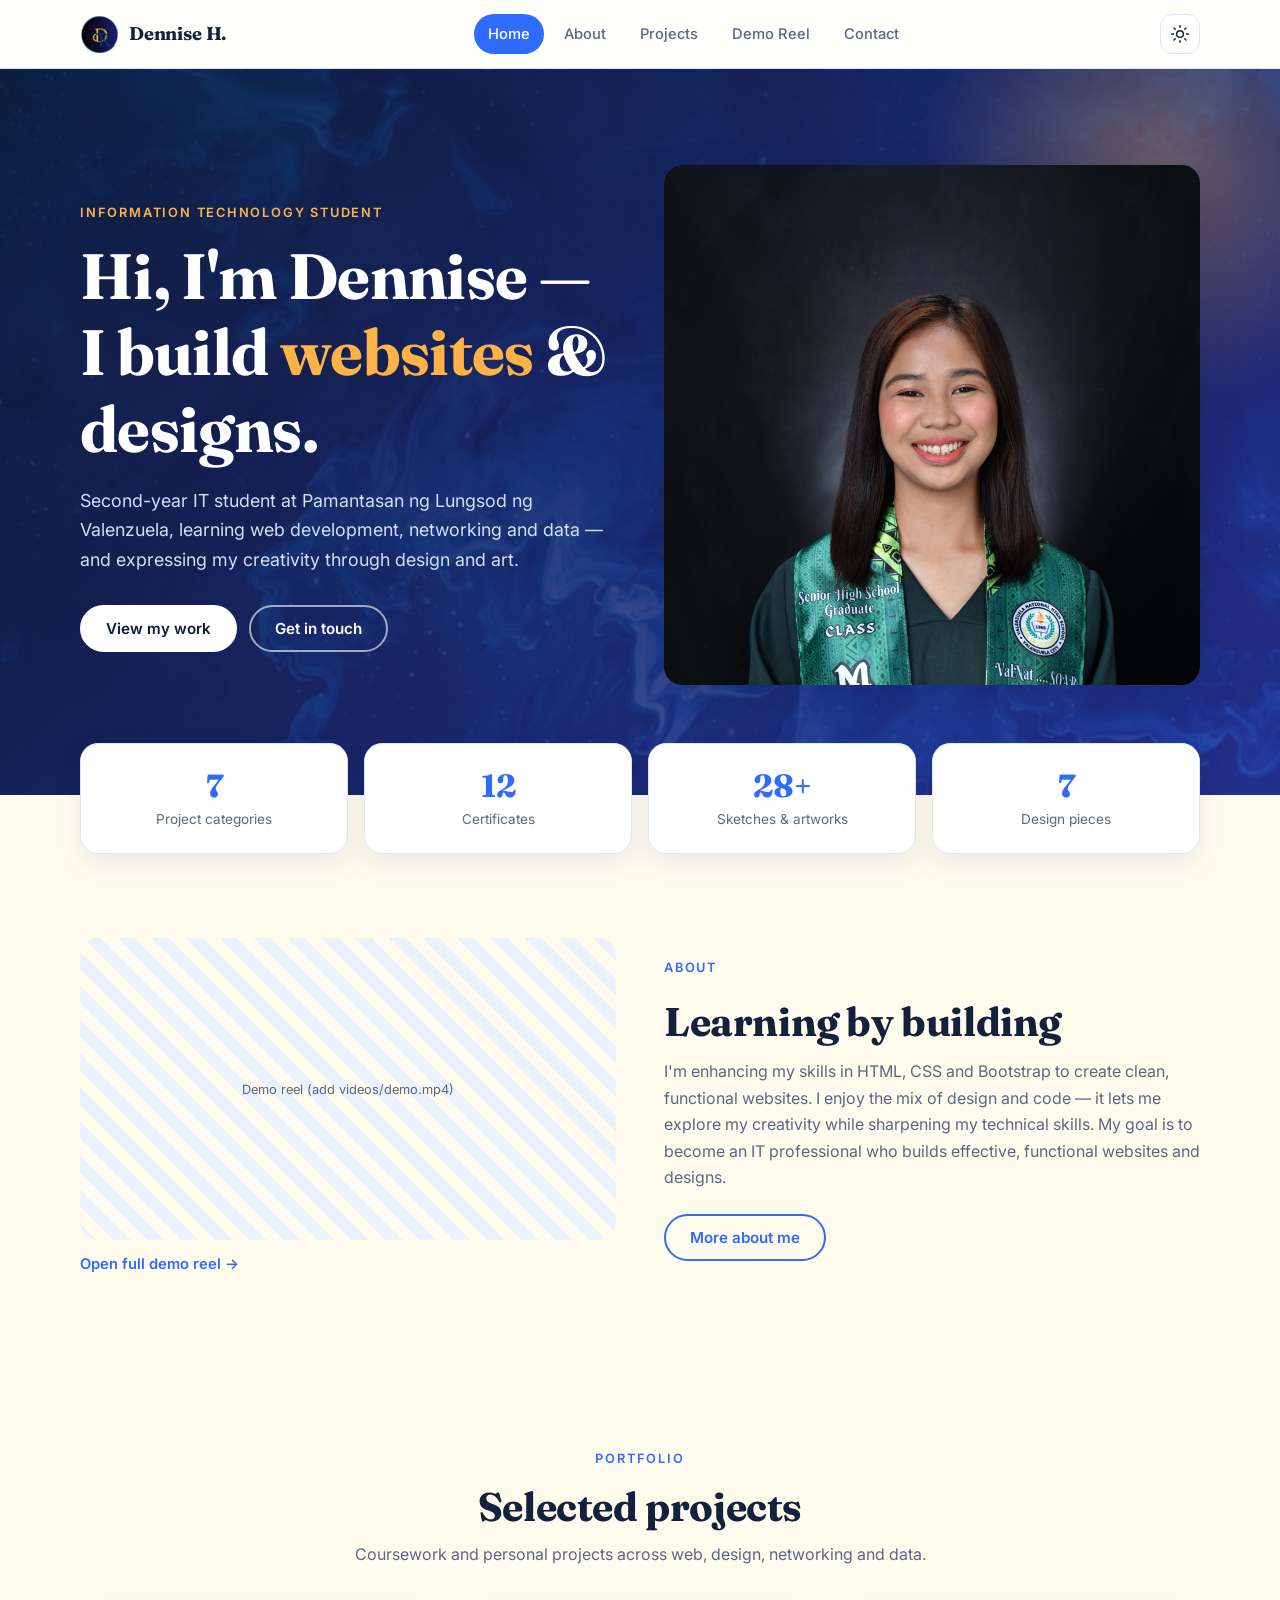
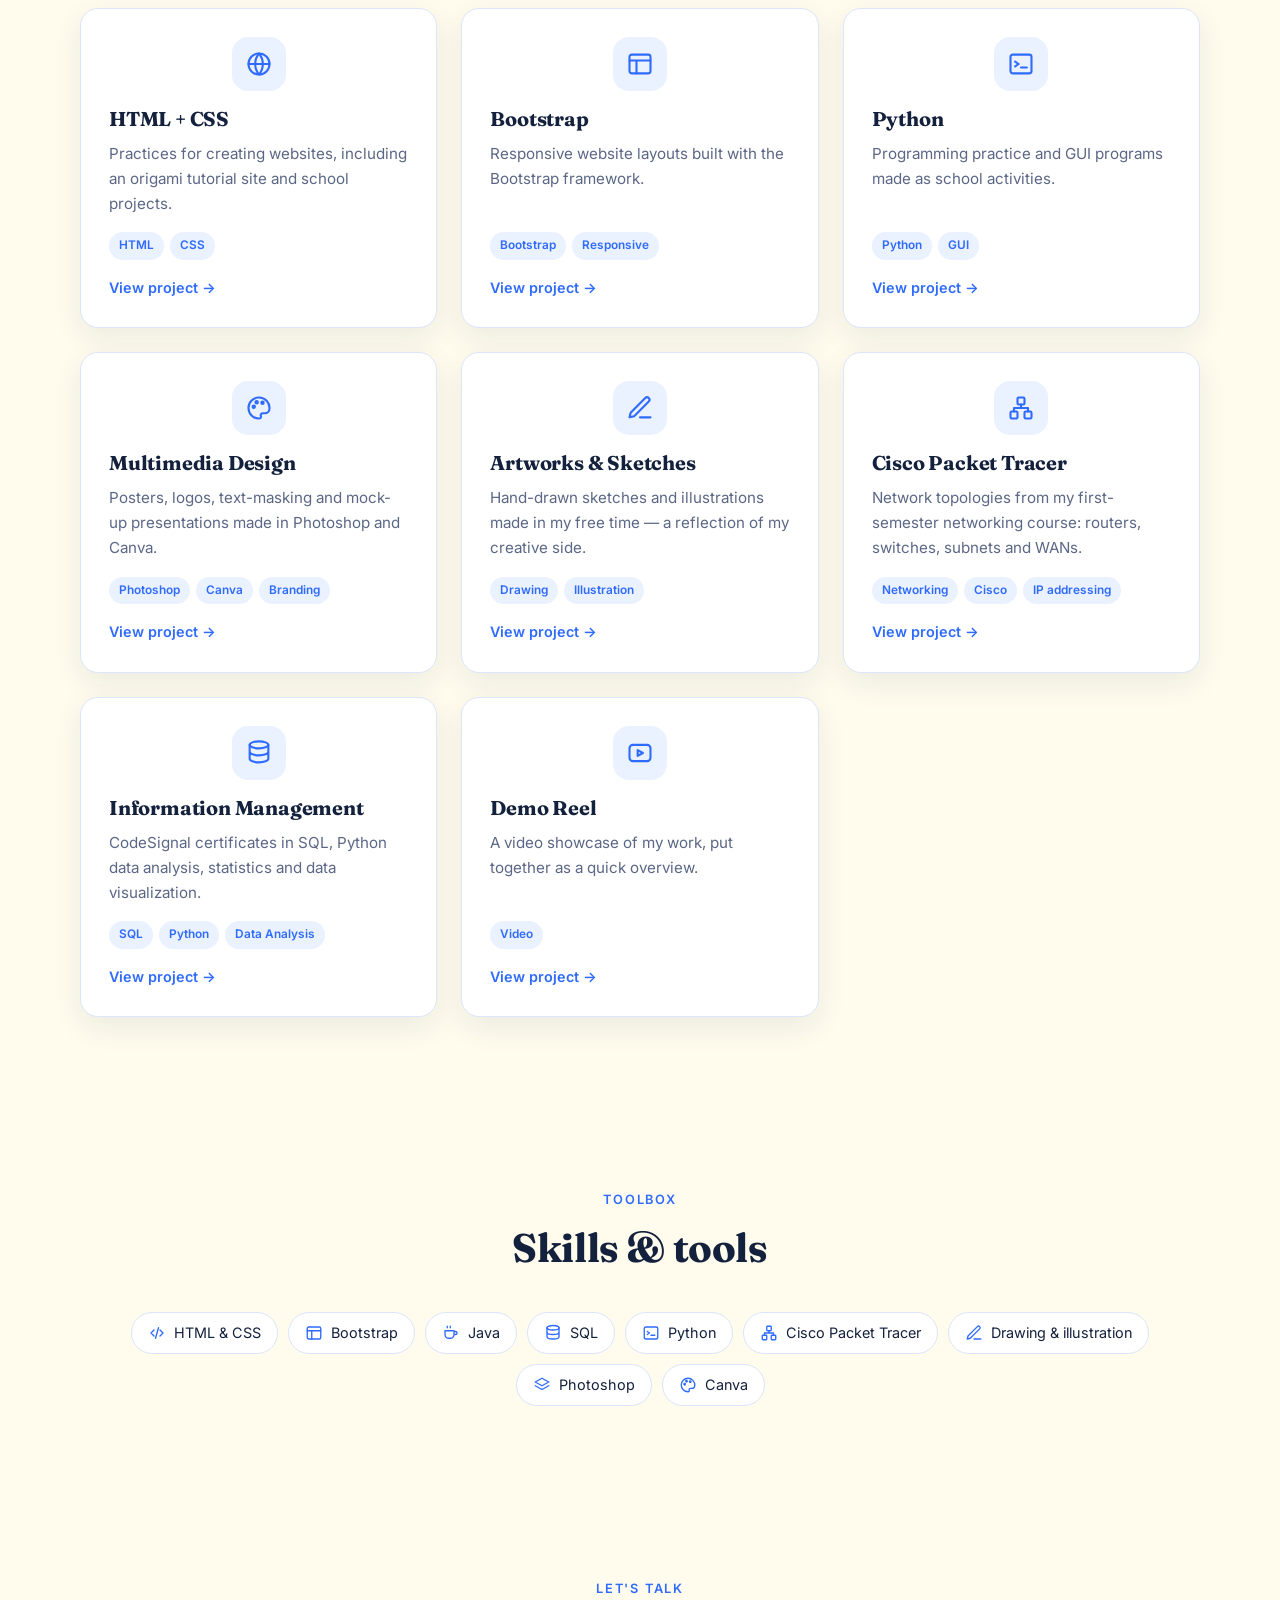
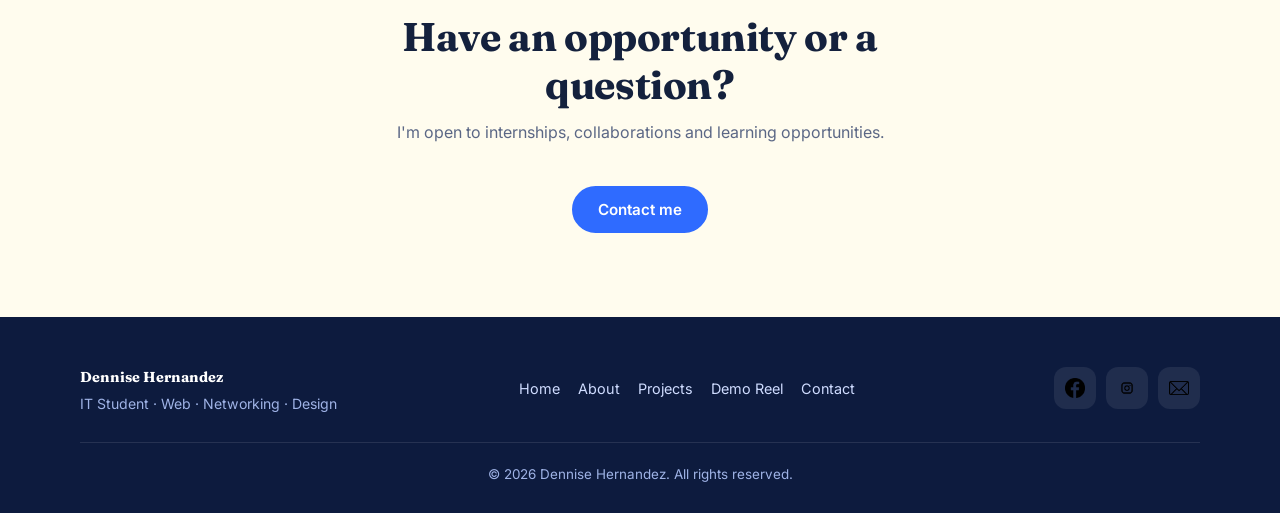
<file: index.html>
<!DOCTYPE html>
<html lang="en">
<head>
<meta charset="UTF-8">
<meta name="viewport" content="width=device-width, initial-scale=1.0">
<title>Dennise Hernandez — IT Student Portfolio</title>
<meta name="description" content="Portfolio of Dennise Hernandez, IT student at Pamantasan ng Lungsod ng Valenzuela — web development, networking, data and design.">
<meta name="theme-color" content="#0d1b3e">
<meta property="og:title" content="Dennise Hernandez — IT Student Portfolio">
<meta property="og:description" content="Portfolio of Dennise Hernandez, IT student at Pamantasan ng Lungsod ng Valenzuela — web development, networking, data and design.">
<meta property="og:type" content="website">
<link rel="icon" type="image/png" href="imgs/logo1.png">
<link rel="preconnect" href="https://fonts.googleapis.com">
<link rel="preconnect" href="https://fonts.gstatic.com" crossorigin>
<link href="https://fonts.googleapis.com/css2?family=Fraunces:opsz,wght@9..144,600;9..144,700&family=Inter:wght@400;500;600&display=swap" rel="stylesheet">
<link rel="stylesheet" href="stylesheet.css?v=9">
<script>try{var t=localStorage.getItem('theme');if(!t&&matchMedia('(prefers-color-scheme: dark)').matches)t='dark';if(t)document.documentElement.setAttribute('data-theme',t)}catch(e){}</script>
<script>try{if(sessionStorage.getItem('ld-seen'))document.documentElement.classList.add('ld-repeat')}catch(e){}</script>
<noscript><style>#loader{display:none}</style></noscript>
</head>
<body>
<div id="loader" role="status" aria-live="polite" aria-label="Loading">
 <div class="ld-inner">
  <div class="ld-ring"><span class="ld-logo"><img src="imgs/logo1.png" alt="" data-svg="DH"></span></div>
  <div class="ld-name">Dennise Hernandez</div>
  <div class="ld-sub">IT Student Portfolio</div>
  <div class="ld-bar"><i></i></div>
 </div>
</div>

<a class="skip" href="#main">Skip to content</a>
<header class="site">
 <div class="container">
  <nav class="main" aria-label="Main">
   <a class="logo" href="index.html" aria-label="Dennise Hernandez — home"><span class="mono"><img src="imgs/logo1.png" alt="" data-svg="DH"></span><span>Dennise H.</span></a>
   <ul class="nav-links" id="links"><li><a href="index.html" aria-current="page">Home</a></li><li><a href="about.html">About</a></li><li><a href="projects.html">Projects</a></li><li><a href="demo.html">Demo Reel</a></li><li><a href="contact.html">Contact</a></li></ul>
   <div class="nav-actions">
    <button class="icon-btn" id="theme" aria-label="Toggle dark mode"><svg viewBox="0 0 24 24" fill="none" stroke="currentColor" stroke-width="1.8" stroke-linecap="round"><circle cx="12" cy="12" r="4"/><path d="M12 2v2M12 20v2M4.9 4.9l1.4 1.4M17.7 17.7l1.4 1.4M2 12h2M20 12h2M4.9 19.1l1.4-1.4M17.7 6.3l1.4-1.4"/></svg></button>
    <button class="icon-btn menu-btn" id="menu" aria-label="Menu" aria-expanded="false" aria-controls="links"><svg viewBox="0 0 24 24" fill="none" stroke="currentColor" stroke-width="2" stroke-linecap="round"><path d="M4 7h16M4 12h16M4 17h16"/></svg></button>
   </div>
  </nav>
 </div>
</header>
<main id="main">
<section class="hero"><div class="container">
 <div>
  <span class="eyebrow">Information Technology Student</span>
  <h1>Hi, I'm Dennise —<br>I build <em>websites</em> &amp; designs.</h1>
  <p class="lead">Second-year IT student at Pamantasan ng Lungsod ng Valenzuela, learning web development, networking and data — and expressing my creativity through design and art.</p>
  <div class="cta"><a class="btn light" href="projects.html">View my work</a><a class="btn ghost-light" href="contact.html">Get in touch</a></div>
 </div>
 <div class="avatar-wrap"><img class="avatar" src="imgs/dennise.JPG" alt="Portrait of Dennise Hernandez"></div>
</div></section>
<div class="container"><div class="stats reveal">
 <div class="stat"><b data-count="7">0</b><span>Project categories</span></div>
 <div class="stat"><b data-count="12">0</b><span>Certificates</span></div>
 <div class="stat"><b data-count="28" data-suffix="+">0</b><span>Sketches &amp; artworks</span></div>
 <div class="stat"><b data-count="7">0</b><span>Design pieces</span></div>
</div></div>

<section class="block" id="about"><div class="container">
 <div class="split">
  <div class="reel reveal">
   <video controls preload="metadata" aria-label="Demo reel">
    <source src="videos/demo.mp4" type="video/mp4">
   </video>
   <a class="reel-link" href="demo.html">Open full demo reel →</a>
  </div>
  <div class="about-copy reveal">
   <span class="eyebrow">About</span>
   <h2>Learning by building</h2>
   <p>I'm enhancing my skills in HTML, CSS and Bootstrap to create clean, functional websites. I enjoy the mix of design and code — it lets me explore my creativity while sharpening my technical skills. My goal is to become an IT professional who builds effective, functional websites and designs.</p>
   <a class="btn ghost" href="about.html">More about me</a>
  </div>
 </div>
</div></section>

<section class="block alt" id="projects"><div class="container">
 <div class="sec-head center reveal"><span class="eyebrow">Portfolio</span><h2>Selected projects</h2><p>Coursework and personal projects across web, design, networking and data.</p></div>
 <div class="grid cols-3"><a class="card reveal" href="web.html" data-cat="web"><div class="ico"><svg viewBox="0 0 24 24" fill="none" stroke="currentColor" stroke-width="1.8" stroke-linecap="round" stroke-linejoin="round"><circle cx="12" cy="12" r="9"/><path d="M3 12h18M12 3a14 14 0 0 1 0 18M12 3a14 14 0 0 0 0 18"/></svg></div><h3>HTML + CSS</h3><p>Practices for creating websites, including an origami tutorial site and school projects.</p><div class="tags"><span class="tag">HTML</span><span class="tag">CSS</span></div><span class="more">View project →</span></a><a class="card reveal" href="bootstrap.html" data-cat="web"><div class="ico"><svg viewBox="0 0 24 24" fill="none" stroke="currentColor" stroke-width="1.8" stroke-linecap="round" stroke-linejoin="round"><rect x="3" y="4" width="18" height="16" rx="2"/><path d="M3 9h18M9 9v11"/></svg></div><h3>Bootstrap</h3><p>Responsive website layouts built with the Bootstrap framework.</p><div class="tags"><span class="tag">Bootstrap</span><span class="tag">Responsive</span></div><span class="more">View project →</span></a><a class="card reveal" href="python.html" data-cat="python"><div class="ico"><svg viewBox="0 0 24 24" fill="none" stroke="currentColor" stroke-width="1.8" stroke-linecap="round" stroke-linejoin="round"><rect x="3" y="4" width="18" height="16" rx="2"/><path d="m7 10 3 2-3 2M12 15h5"/></svg></div><h3>Python</h3><p>Programming practice and GUI programs made as school activities.</p><div class="tags"><span class="tag">Python</span><span class="tag">GUI</span></div><span class="more">View project →</span></a><a class="card reveal" href="multi.html" data-cat="design"><div class="ico"><svg viewBox="0 0 24 24" fill="none" stroke="currentColor" stroke-width="1.8" stroke-linecap="round" stroke-linejoin="round"><path d="M12 3a9 9 0 1 0 0 18c1.4 0 2-1 1.6-2.1-.4-1.1.3-2.4 1.6-2.4H17a4 4 0 0 0 4-4A9 9 0 0 0 12 3z"/><circle cx="7.5" cy="11" r="1"/><circle cx="10" cy="7" r="1"/><circle cx="15" cy="7.5" r="1"/></svg></div><h3>Multimedia Design</h3><p>Posters, logos, text-masking and mock-up presentations made in Photoshop and Canva.</p><div class="tags"><span class="tag">Photoshop</span><span class="tag">Canva</span><span class="tag">Branding</span></div><span class="more">View project →</span></a><a class="card reveal" href="artwork.html" data-cat="art"><div class="ico"><svg viewBox="0 0 24 24" fill="none" stroke="currentColor" stroke-width="1.8" stroke-linecap="round" stroke-linejoin="round"><path d="M12 20h9"/><path d="M16.5 3.5a2.1 2.1 0 0 1 3 3L7 19l-4 1 1-4z"/></svg></div><h3>Artworks & Sketches</h3><p>Hand-drawn sketches and illustrations made in my free time — a reflection of my creative side.</p><div class="tags"><span class="tag">Drawing</span><span class="tag">Illustration</span></div><span class="more">View project →</span></a><a class="card reveal" href="cisco.html" data-cat="network"><div class="ico"><svg viewBox="0 0 24 24" fill="none" stroke="currentColor" stroke-width="1.8" stroke-linecap="round" stroke-linejoin="round"><rect x="9" y="3" width="6" height="6" rx="1"/><rect x="3" y="15" width="6" height="6" rx="1"/><rect x="15" y="15" width="6" height="6" rx="1"/><path d="M12 9v3M6 15v-3h12v3"/></svg></div><h3>Cisco Packet Tracer</h3><p>Network topologies from my first-semester networking course: routers, switches, subnets and WANs.</p><div class="tags"><span class="tag">Networking</span><span class="tag">Cisco</span><span class="tag">IP addressing</span></div><span class="more">View project →</span></a><a class="card reveal" href="im.html" data-cat="data"><div class="ico"><svg viewBox="0 0 24 24" fill="none" stroke="currentColor" stroke-width="1.8" stroke-linecap="round" stroke-linejoin="round"><ellipse cx="12" cy="5" rx="8" ry="3"/><path d="M4 5v6c0 1.7 3.6 3 8 3s8-1.3 8-3V5M4 11v6c0 1.7 3.6 3 8 3s8-1.3 8-3v-6"/></svg></div><h3>Information Management</h3><p>CodeSignal certificates in SQL, Python data analysis, statistics and data visualization.</p><div class="tags"><span class="tag">SQL</span><span class="tag">Python</span><span class="tag">Data Analysis</span></div><span class="more">View project →</span></a><a class="card reveal" href="demo.html" data-cat="design web"><div class="ico"><svg viewBox="0 0 24 24" fill="none" stroke="currentColor" stroke-width="1.8" stroke-linecap="round" stroke-linejoin="round"><rect x="3" y="5" width="18" height="14" rx="3"/><path d="M10 9.5v5l4.5-2.5z"/></svg></div><h3>Demo Reel</h3><p>A video showcase of my work, put together as a quick overview.</p><div class="tags"><span class="tag">Video</span></div><span class="more">View project →</span></a></div>
</div></section>

<section class="block"><div class="container">
 <div class="sec-head center reveal"><span class="eyebrow">Toolbox</span><h2>Skills &amp; tools</h2></div>
 <ul class="pill-list reveal" id="tool-list" style="justify-content:center">
  <li><svg viewBox="0 0 24 24" fill="none" stroke="currentColor" stroke-width="1.8" stroke-linecap="round" stroke-linejoin="round" aria-hidden="true"><path d="m8 8-4 4 4 4M16 8l4 4-4 4M14 5l-4 14"/></svg>HTML &amp; CSS</li><li><svg viewBox="0 0 24 24" fill="none" stroke="currentColor" stroke-width="1.8" stroke-linecap="round" stroke-linejoin="round" aria-hidden="true"><rect x="3" y="4" width="18" height="16" rx="2"/><path d="M3 9h18M9 9v11"/></svg>Bootstrap</li><li><svg viewBox="0 0 24 24" fill="none" stroke="currentColor" stroke-width="1.8" stroke-linecap="round" stroke-linejoin="round" aria-hidden="true"><path d="M4 9h12v5a5 5 0 0 1-5 5H9a5 5 0 0 1-5-5zM16 10h2a2 2 0 0 1 0 4h-2M7 3v2M11 3v2"/></svg>Java</li><li><svg viewBox="0 0 24 24" fill="none" stroke="currentColor" stroke-width="1.8" stroke-linecap="round" stroke-linejoin="round" aria-hidden="true"><ellipse cx="12" cy="5" rx="8" ry="3"/><path d="M4 5v6c0 1.7 3.6 3 8 3s8-1.3 8-3V5M4 11v6c0 1.7 3.6 3 8 3s8-1.3 8-3v-6"/></svg>SQL</li><li><svg viewBox="0 0 24 24" fill="none" stroke="currentColor" stroke-width="1.8" stroke-linecap="round" stroke-linejoin="round" aria-hidden="true"><rect x="3" y="4" width="18" height="16" rx="2"/><path d="m7 10 3 2-3 2M12 15h5"/></svg>Python</li><li><svg viewBox="0 0 24 24" fill="none" stroke="currentColor" stroke-width="1.8" stroke-linecap="round" stroke-linejoin="round" aria-hidden="true"><rect x="9" y="3" width="6" height="6" rx="1"/><rect x="3" y="15" width="6" height="6" rx="1"/><rect x="15" y="15" width="6" height="6" rx="1"/><path d="M12 9v3M6 15v-3h12v3"/></svg>Cisco Packet Tracer</li><li><svg viewBox="0 0 24 24" fill="none" stroke="currentColor" stroke-width="1.8" stroke-linecap="round" stroke-linejoin="round" aria-hidden="true"><path d="M12 20h9"/><path d="M16.5 3.5a2.1 2.1 0 0 1 3 3L7 19l-4 1 1-4z"/></svg>Drawing &amp; illustration</li><li><svg viewBox="0 0 24 24" fill="none" stroke="currentColor" stroke-width="1.8" stroke-linecap="round" stroke-linejoin="round" aria-hidden="true"><path d="m12 3 9 5-9 5-9-5zM3 13l9 5 9-5"/></svg>Photoshop</li><li><svg viewBox="0 0 24 24" fill="none" stroke="currentColor" stroke-width="1.8" stroke-linecap="round" stroke-linejoin="round" aria-hidden="true"><path d="M12 3a9 9 0 1 0 0 18c1.4 0 2-1 1.6-2.1-.4-1.1.3-2.4 1.6-2.4H17a4 4 0 0 0 4-4A9 9 0 0 0 12 3z"/><circle cx="7.5" cy="11" r="1"/><circle cx="10" cy="7" r="1"/><circle cx="15" cy="7.5" r="1"/></svg>Canva</li>
 </ul>
</div></section>

<section class="block alt"><div class="container" style="text-align:center">
 <div class="sec-head center reveal"><span class="eyebrow">Let's talk</span><h2>Have an opportunity or a question?</h2><p>I'm open to internships, collaborations and learning opportunities.</p></div>
 <a class="btn" href="contact.html">Contact me</a>
</div></section>

</main>
<footer class="site">
 <div class="container">
  <div class="foot">
   <div><strong style="color:#fff;font-family:Fraunces,serif;font-size:1.1rem"><a class="admin-link" href="admin/login.php" style="color:inherit;text-decoration:none">Dennise Hernandez</a></strong><br><span style="font-size:.88rem">IT Student · Web · Networking · Design</span></div>
   <div><a href="index.html">Home</a><a href="about.html">About</a><a href="projects.html">Projects</a><a href="demo.html">Demo Reel</a><a href="contact.html">Contact</a></div>
   <div class="social">
    <a href="https://www.facebook.com/ottooooo13" target="_blank" rel="noopener" aria-label="Facebook"><img class="" src="imgs/fb_icon.png" alt="" data-svg="&lt;svg viewBox=&quot;0 0 24 24&quot; fill=&quot;currentColor&quot;&gt;&lt;path d=&quot;M13.5 21v-7.5h2.6l.4-3h-3V8.6c0-.9.3-1.5 1.5-1.5h1.6V4.4c-.3 0-1.2-.1-2.3-.1-2.3 0-3.8 1.4-3.8 3.9v2.3H7.9v3h2.6V21z&quot;/&gt;&lt;/svg&gt;" width="24" height="24"></a>
    <a href="https://www.instagram.com/ottttooooo_1/" target="_blank" rel="noopener" aria-label="Instagram"><img class="" src="imgs/ig_icon.png" alt="" data-svg="&lt;svg viewBox=&quot;0 0 24 24&quot; fill=&quot;none&quot; stroke=&quot;currentColor&quot; stroke-width=&quot;1.8&quot;&gt;&lt;rect x=&quot;3.5&quot; y=&quot;3.5&quot; width=&quot;17&quot; height=&quot;17&quot; rx=&quot;5&quot;/&gt;&lt;circle cx=&quot;12&quot; cy=&quot;12&quot; r=&quot;4&quot;/&gt;&lt;circle cx=&quot;17.2&quot; cy=&quot;6.8&quot; r=&quot;1&quot; fill=&quot;currentColor&quot;/&gt;&lt;/svg&gt;" width="24" height="24"></a>
    <a href="mailto:dennisereignh@gmail.com" aria-label="Email"><img class="" src="imgs/email_icon.png" alt="" data-svg="&lt;svg viewBox=&quot;0 0 24 24&quot; fill=&quot;none&quot; stroke=&quot;currentColor&quot; stroke-width=&quot;1.8&quot; stroke-linecap=&quot;round&quot; stroke-linejoin=&quot;round&quot;&gt;&lt;rect x=&quot;3&quot; y=&quot;5&quot; width=&quot;18&quot; height=&quot;14&quot; rx=&quot;2&quot;/&gt;&lt;path d=&quot;m3 7 9 6 9-6&quot;/&gt;&lt;/svg&gt;" width="24" height="24"></a>
   </div>
  </div>
  <p class="copy">© 2026 Dennise Hernandez. All rights reserved.</p>
 </div>
</footer>
<button class="icon-btn" id="top" aria-label="Back to top"><svg viewBox="0 0 24 24" fill="none" stroke="currentColor" stroke-width="2" stroke-linecap="round" stroke-linejoin="round"><path d="m6 14 6-6 6 6"/></svg></button>
<script src="script.js?v=7"></script>
<script src="icons.js?v=1"></script>
<script src="dynamic.js?v=2"></script>
</body>
</html>
</file>
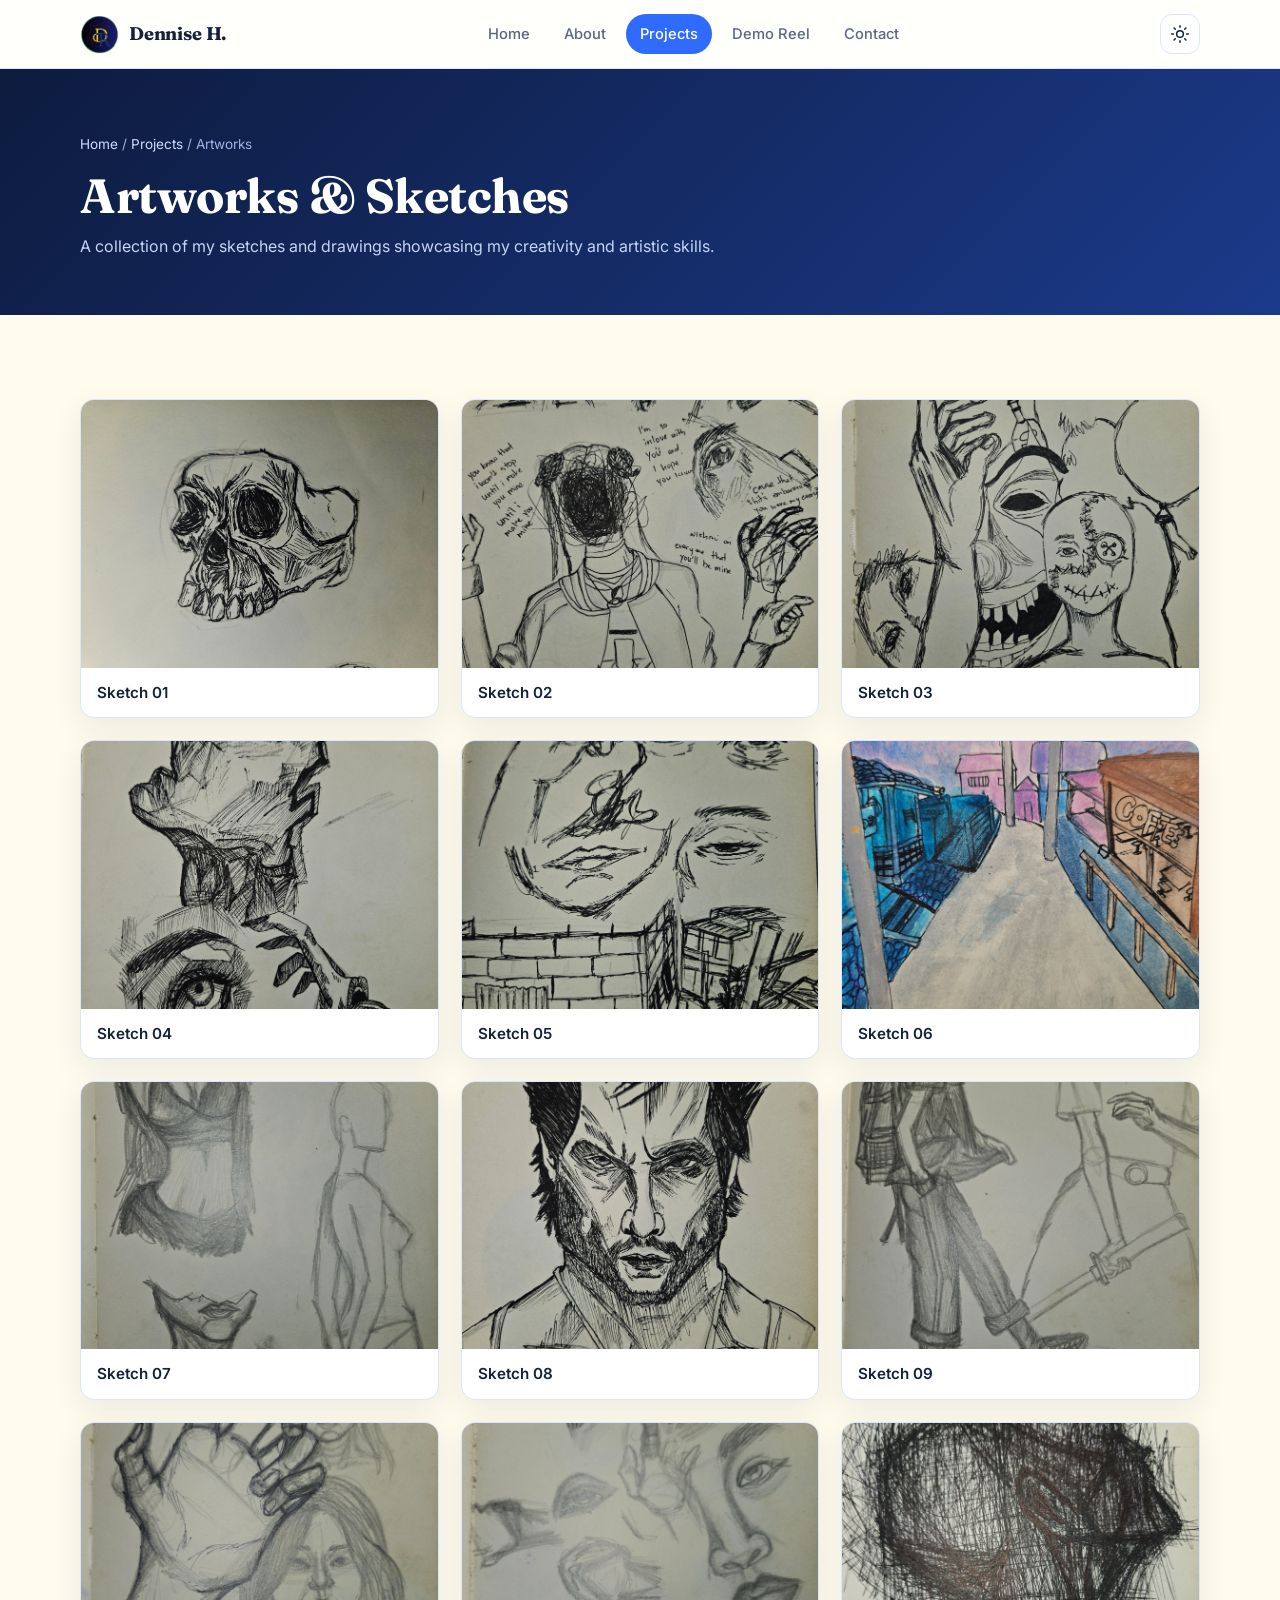
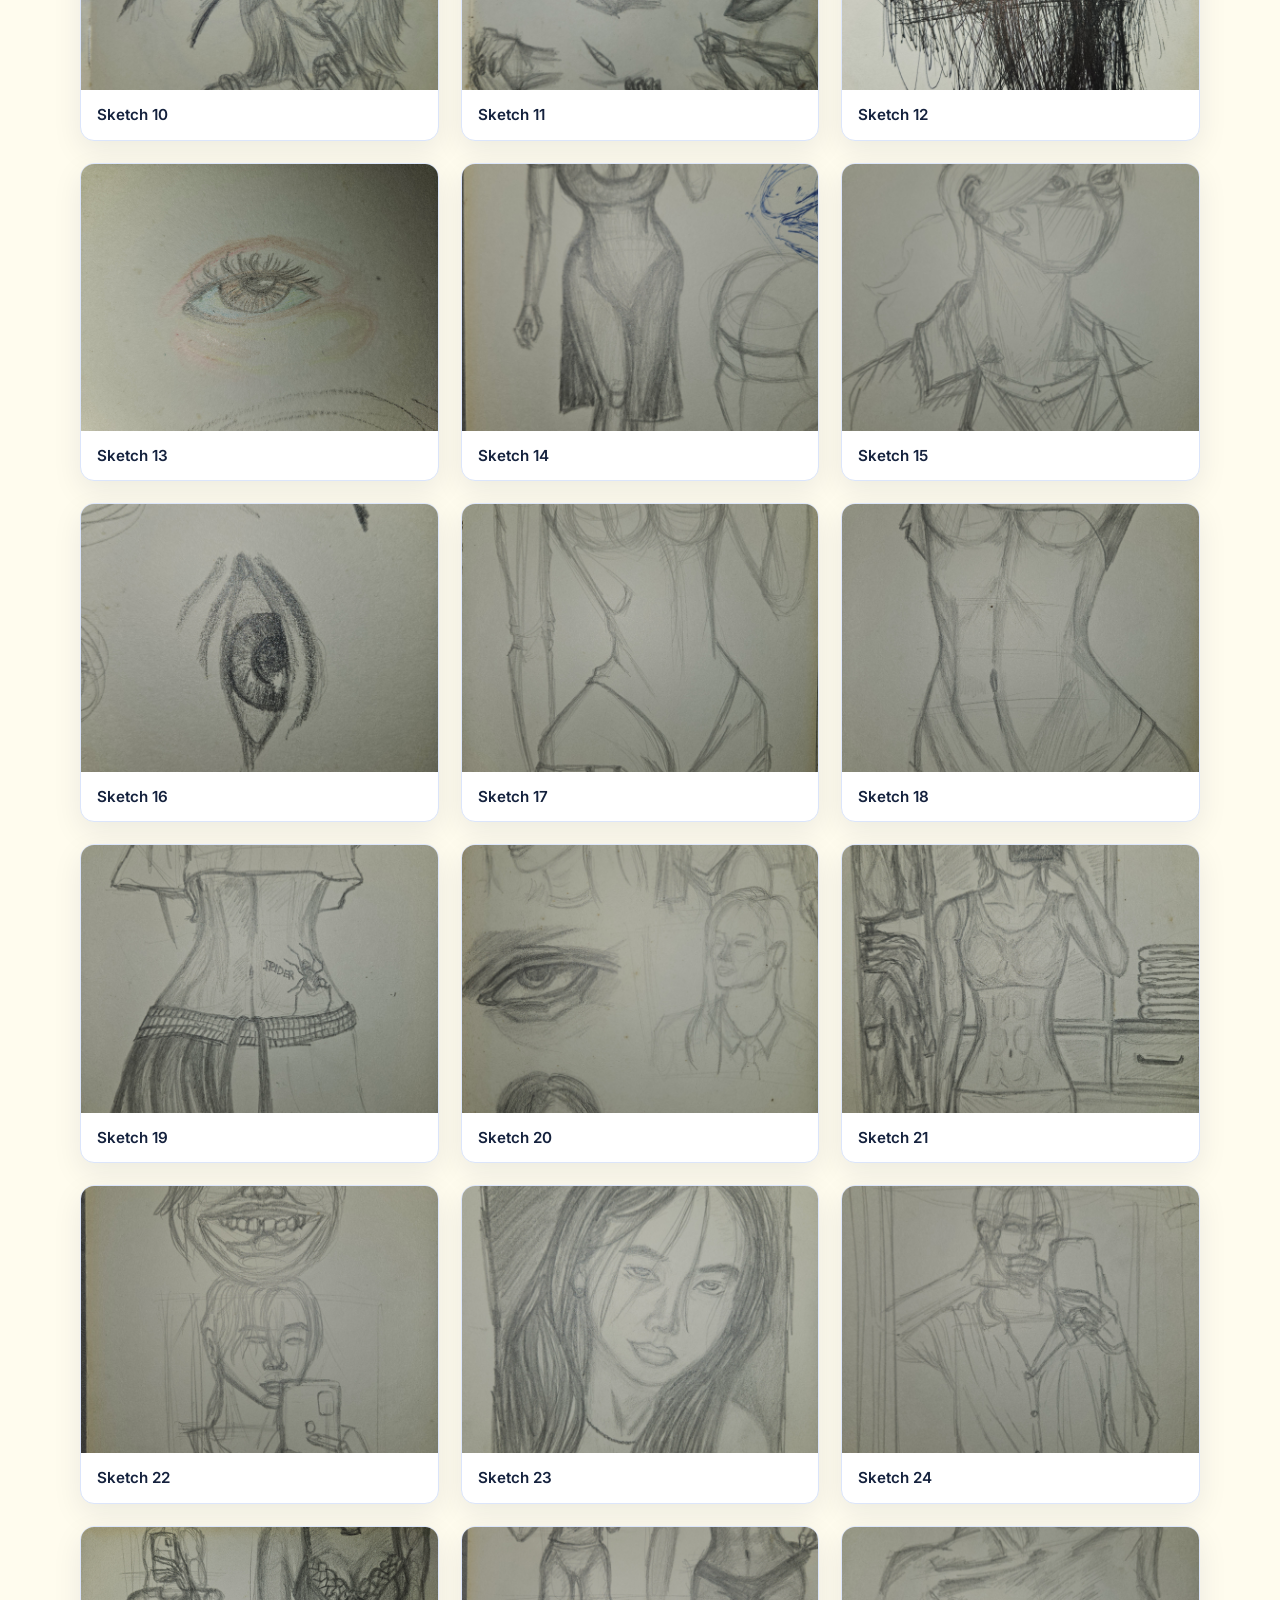
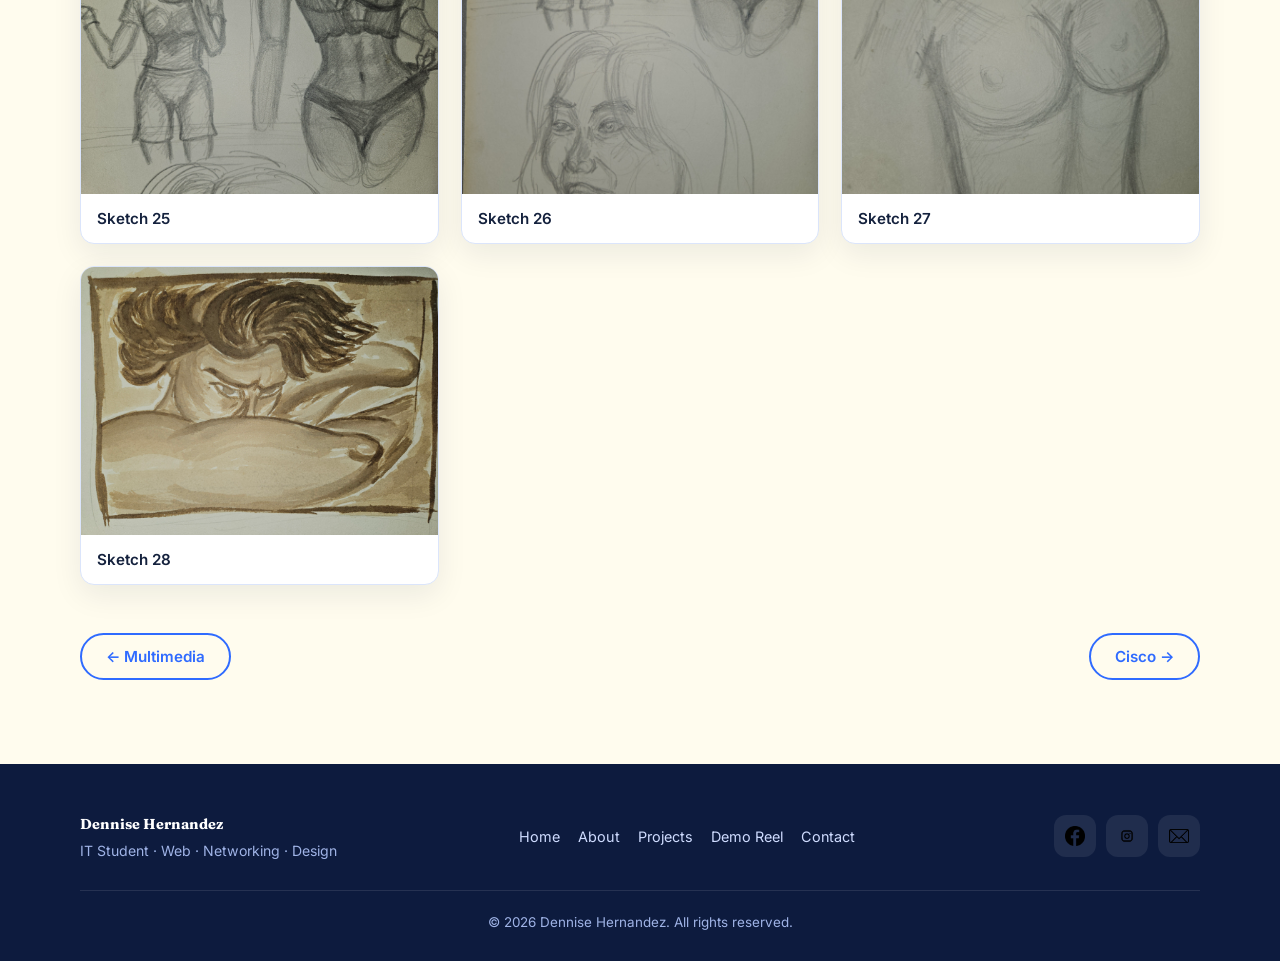
<file: artwork.html>
<!DOCTYPE html>
<html lang="en">
<head>
<meta charset="UTF-8">
<meta name="viewport" content="width=device-width, initial-scale=1.0">
<title>Artworks & Sketches — Dennise Hernandez</title>
<meta name="description" content="Hand-drawn sketches and illustrations by Dennise Hernandez.">
<meta name="theme-color" content="#0d1b3e">
<meta property="og:title" content="Artworks & Sketches — Dennise Hernandez">
<meta property="og:description" content="Hand-drawn sketches and illustrations by Dennise Hernandez.">
<meta property="og:type" content="website">
<link rel="icon" type="image/png" href="imgs/logo1.png">
<link rel="preconnect" href="https://fonts.googleapis.com">
<link rel="preconnect" href="https://fonts.gstatic.com" crossorigin>
<link href="https://fonts.googleapis.com/css2?family=Fraunces:opsz,wght@9..144,600;9..144,700&family=Inter:wght@400;500;600&display=swap" rel="stylesheet">
<link rel="stylesheet" href="stylesheet.css?v=9">
<script>try{var t=localStorage.getItem('theme');if(!t&&matchMedia('(prefers-color-scheme: dark)').matches)t='dark';if(t)document.documentElement.setAttribute('data-theme',t)}catch(e){}</script>
<script>try{if(sessionStorage.getItem('ld-seen'))document.documentElement.classList.add('ld-repeat')}catch(e){}</script>
<noscript><style>#loader{display:none}</style></noscript>
</head>
<body>
<div id="loader" role="status" aria-live="polite" aria-label="Loading">
 <div class="ld-inner">
  <div class="ld-ring"><span class="ld-logo"><img src="imgs/logo1.png" alt="" data-svg="DH"></span></div>
  <div class="ld-name">Dennise Hernandez</div>
  <div class="ld-sub">IT Student Portfolio</div>
  <div class="ld-bar"><i></i></div>
 </div>
</div>

<a class="skip" href="#main">Skip to content</a>
<header class="site">
 <div class="container">
  <nav class="main" aria-label="Main">
   <a class="logo" href="index.html" aria-label="Dennise Hernandez — home"><span class="mono"><img src="imgs/logo1.png" alt="" data-svg="DH"></span><span>Dennise H.</span></a>
   <ul class="nav-links" id="links"><li><a href="index.html">Home</a></li><li><a href="about.html">About</a></li><li><a href="projects.html" aria-current="page">Projects</a></li><li><a href="demo.html">Demo Reel</a></li><li><a href="contact.html">Contact</a></li></ul>
   <div class="nav-actions">
    <button class="icon-btn" id="theme" aria-label="Toggle dark mode"><svg viewBox="0 0 24 24" fill="none" stroke="currentColor" stroke-width="1.8" stroke-linecap="round"><circle cx="12" cy="12" r="4"/><path d="M12 2v2M12 20v2M4.9 4.9l1.4 1.4M17.7 17.7l1.4 1.4M2 12h2M20 12h2M4.9 19.1l1.4-1.4M17.7 6.3l1.4-1.4"/></svg></button>
    <button class="icon-btn menu-btn" id="menu" aria-label="Menu" aria-expanded="false" aria-controls="links"><svg viewBox="0 0 24 24" fill="none" stroke="currentColor" stroke-width="2" stroke-linecap="round"><path d="M4 7h16M4 12h16M4 17h16"/></svg></button>
   </div>
  </nav>
 </div>
</header>
<main id="main">
<section class="page-hero"><div class="container"><div class="crumbs"><a href="index.html">Home</a> / <a href="projects.html">Projects</a> / Artworks</div><h1>Artworks &amp; Sketches</h1><p>A collection of my sketches and drawings showcasing my creativity and artistic skills.</p></div></section>
<section class="block"><div class="container">
 <div class="gallery tall"><figure class="gitem"><img src="imgs/art1.jpg" alt="Artwork 1" loading="lazy" data-fallback><figcaption>Sketch 01</figcaption></figure><figure class="gitem"><img src="imgs/art2.jpg" alt="Artwork 2" loading="lazy" data-fallback><figcaption>Sketch 02</figcaption></figure><figure class="gitem"><img src="imgs/art3.jpg" alt="Artwork 3" loading="lazy" data-fallback><figcaption>Sketch 03</figcaption></figure><figure class="gitem"><img src="imgs/art4.jpg" alt="Artwork 4" loading="lazy" data-fallback><figcaption>Sketch 04</figcaption></figure><figure class="gitem"><img src="imgs/art5.jpg" alt="Artwork 5" loading="lazy" data-fallback><figcaption>Sketch 05</figcaption></figure><figure class="gitem"><img src="imgs/art6.jpg" alt="Artwork 6" loading="lazy" data-fallback><figcaption>Sketch 06</figcaption></figure><figure class="gitem"><img src="imgs/art7.jpg" alt="Artwork 7" loading="lazy" data-fallback><figcaption>Sketch 07</figcaption></figure><figure class="gitem"><img src="imgs/art8.jpg" alt="Artwork 8" loading="lazy" data-fallback><figcaption>Sketch 08</figcaption></figure><figure class="gitem"><img src="imgs/art9.jpg" alt="Artwork 9" loading="lazy" data-fallback><figcaption>Sketch 09</figcaption></figure><figure class="gitem"><img src="imgs/art10.jpg" alt="Artwork 10" loading="lazy" data-fallback><figcaption>Sketch 10</figcaption></figure><figure class="gitem"><img src="imgs/art11.jpg" alt="Artwork 11" loading="lazy" data-fallback><figcaption>Sketch 11</figcaption></figure><figure class="gitem"><img src="imgs/art12.jpg" alt="Artwork 12" loading="lazy" data-fallback><figcaption>Sketch 12</figcaption></figure><figure class="gitem"><img src="imgs/art13.jpg" alt="Artwork 13" loading="lazy" data-fallback><figcaption>Sketch 13</figcaption></figure><figure class="gitem"><img src="imgs/art14.jpg" alt="Artwork 14" loading="lazy" data-fallback><figcaption>Sketch 14</figcaption></figure><figure class="gitem"><img src="imgs/art15.jpg" alt="Artwork 15" loading="lazy" data-fallback><figcaption>Sketch 15</figcaption></figure><figure class="gitem"><img src="imgs/art16.jpg" alt="Artwork 16" loading="lazy" data-fallback><figcaption>Sketch 16</figcaption></figure><figure class="gitem"><img src="imgs/art17.jpg" alt="Artwork 17" loading="lazy" data-fallback><figcaption>Sketch 17</figcaption></figure><figure class="gitem"><img src="imgs/art18.jpg" alt="Artwork 18" loading="lazy" data-fallback><figcaption>Sketch 18</figcaption></figure><figure class="gitem"><img src="imgs/art19.jpg" alt="Artwork 19" loading="lazy" data-fallback><figcaption>Sketch 19</figcaption></figure><figure class="gitem"><img src="imgs/art20.jpg" alt="Artwork 20" loading="lazy" data-fallback><figcaption>Sketch 20</figcaption></figure><figure class="gitem"><img src="imgs/art21.jpg" alt="Artwork 21" loading="lazy" data-fallback><figcaption>Sketch 21</figcaption></figure><figure class="gitem"><img src="imgs/art22.jpg" alt="Artwork 22" loading="lazy" data-fallback><figcaption>Sketch 22</figcaption></figure><figure class="gitem"><img src="imgs/art23.jpg" alt="Artwork 23" loading="lazy" data-fallback><figcaption>Sketch 23</figcaption></figure><figure class="gitem"><img src="imgs/art24.jpg" alt="Artwork 24" loading="lazy" data-fallback><figcaption>Sketch 24</figcaption></figure><figure class="gitem"><img src="imgs/art25.jpg" alt="Artwork 25" loading="lazy" data-fallback><figcaption>Sketch 25</figcaption></figure><figure class="gitem"><img src="imgs/art26.jpg" alt="Artwork 26" loading="lazy" data-fallback><figcaption>Sketch 26</figcaption></figure><figure class="gitem"><img src="imgs/art27.jpg" alt="Artwork 27" loading="lazy" data-fallback><figcaption>Sketch 27</figcaption></figure><figure class="gitem"><img src="imgs/art28.jpg" alt="Artwork 28" loading="lazy" data-fallback><figcaption>Sketch 28</figcaption></figure></div>
 <div class="cat-nav"><a class="btn ghost" href="multi.html">← Multimedia</a><a class="btn ghost" href="cisco.html">Cisco →</a></div>
</div></section>
</main>
<footer class="site">
 <div class="container">
  <div class="foot">
   <div><strong style="color:#fff;font-family:Fraunces,serif;font-size:1.1rem"><a class="admin-link" href="admin/login.php" style="color:inherit;text-decoration:none">Dennise Hernandez</a></strong><br><span style="font-size:.88rem">IT Student · Web · Networking · Design</span></div>
   <div><a href="index.html">Home</a><a href="about.html">About</a><a href="projects.html">Projects</a><a href="demo.html">Demo Reel</a><a href="contact.html">Contact</a></div>
   <div class="social">
    <a href="https://www.facebook.com/ottooooo13" target="_blank" rel="noopener" aria-label="Facebook"><img class="" src="imgs/fb_icon.png" alt="" data-svg="&lt;svg viewBox=&quot;0 0 24 24&quot; fill=&quot;currentColor&quot;&gt;&lt;path d=&quot;M13.5 21v-7.5h2.6l.4-3h-3V8.6c0-.9.3-1.5 1.5-1.5h1.6V4.4c-.3 0-1.2-.1-2.3-.1-2.3 0-3.8 1.4-3.8 3.9v2.3H7.9v3h2.6V21z&quot;/&gt;&lt;/svg&gt;" width="24" height="24"></a>
    <a href="https://www.instagram.com/ottttooooo_1/" target="_blank" rel="noopener" aria-label="Instagram"><img class="" src="imgs/ig_icon.png" alt="" data-svg="&lt;svg viewBox=&quot;0 0 24 24&quot; fill=&quot;none&quot; stroke=&quot;currentColor&quot; stroke-width=&quot;1.8&quot;&gt;&lt;rect x=&quot;3.5&quot; y=&quot;3.5&quot; width=&quot;17&quot; height=&quot;17&quot; rx=&quot;5&quot;/&gt;&lt;circle cx=&quot;12&quot; cy=&quot;12&quot; r=&quot;4&quot;/&gt;&lt;circle cx=&quot;17.2&quot; cy=&quot;6.8&quot; r=&quot;1&quot; fill=&quot;currentColor&quot;/&gt;&lt;/svg&gt;" width="24" height="24"></a>
    <a href="mailto:dennisereignh@gmail.com" aria-label="Email"><img class="" src="imgs/email_icon.png" alt="" data-svg="&lt;svg viewBox=&quot;0 0 24 24&quot; fill=&quot;none&quot; stroke=&quot;currentColor&quot; stroke-width=&quot;1.8&quot; stroke-linecap=&quot;round&quot; stroke-linejoin=&quot;round&quot;&gt;&lt;rect x=&quot;3&quot; y=&quot;5&quot; width=&quot;18&quot; height=&quot;14&quot; rx=&quot;2&quot;/&gt;&lt;path d=&quot;m3 7 9 6 9-6&quot;/&gt;&lt;/svg&gt;" width="24" height="24"></a>
   </div>
  </div>
  <p class="copy">© 2026 Dennise Hernandez. All rights reserved.</p>
 </div>
</footer>
<button class="icon-btn" id="top" aria-label="Back to top"><svg viewBox="0 0 24 24" fill="none" stroke="currentColor" stroke-width="2" stroke-linecap="round" stroke-linejoin="round"><path d="m6 14 6-6 6 6"/></svg></button>
<script src="script.js?v=7"></script>
<script src="icons.js?v=1"></script>
<script src="dynamic.js?v=2"></script>
</body>
</html>
</file>
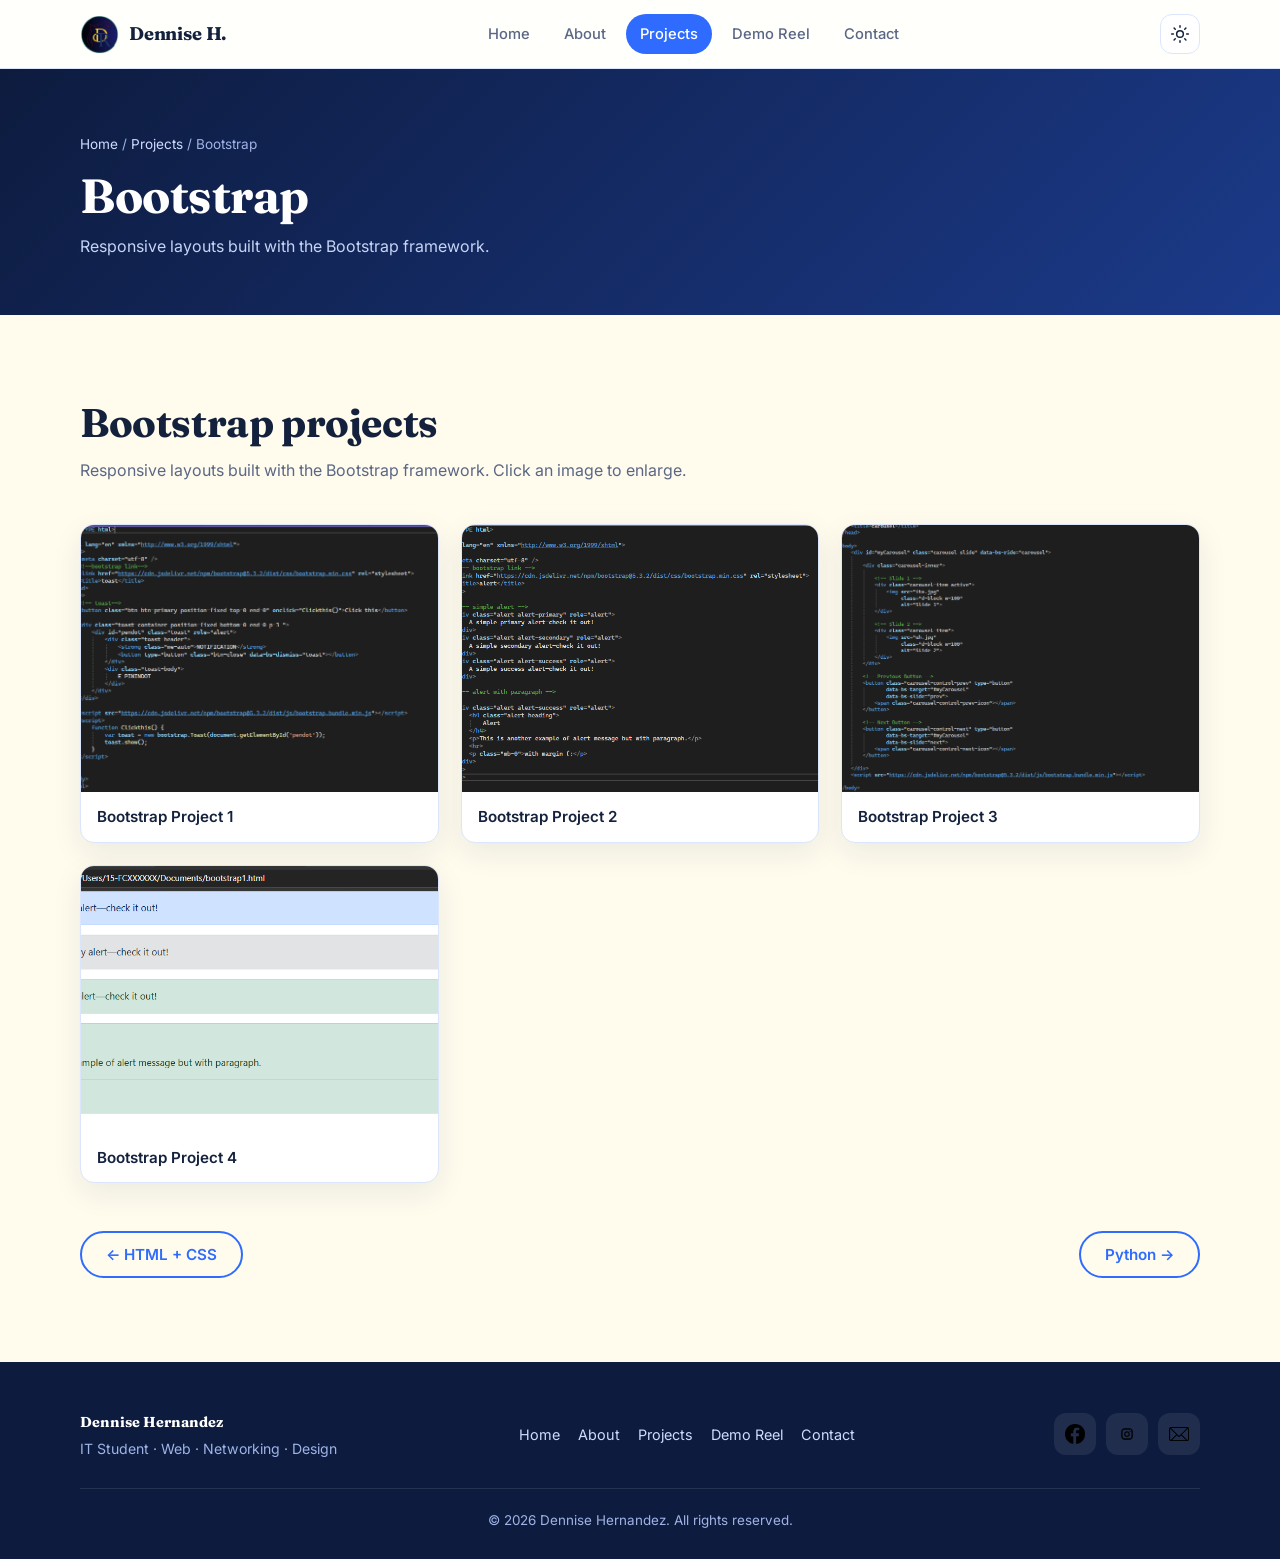
<file: bootstrap.html>
<!DOCTYPE html>
<html lang="en">
<head>
<meta charset="UTF-8">
<meta name="viewport" content="width=device-width, initial-scale=1.0">
<title>Bootstrap — Dennise Hernandez</title>
<meta name="description" content="Bootstrap projects by Dennise Hernandez.">
<meta name="theme-color" content="#0d1b3e">
<meta property="og:title" content="Bootstrap — Dennise Hernandez">
<meta property="og:description" content="Bootstrap projects by Dennise Hernandez.">
<meta property="og:type" content="website">
<link rel="icon" type="image/png" href="imgs/logo1.png">
<link rel="preconnect" href="https://fonts.googleapis.com">
<link rel="preconnect" href="https://fonts.gstatic.com" crossorigin>
<link href="https://fonts.googleapis.com/css2?family=Fraunces:opsz,wght@9..144,600;9..144,700&family=Inter:wght@400;500;600&display=swap" rel="stylesheet">
<link rel="stylesheet" href="stylesheet.css?v=9">
<script>try{var t=localStorage.getItem('theme');if(!t&&matchMedia('(prefers-color-scheme: dark)').matches)t='dark';if(t)document.documentElement.setAttribute('data-theme',t)}catch(e){}</script>
<script>try{if(sessionStorage.getItem('ld-seen'))document.documentElement.classList.add('ld-repeat')}catch(e){}</script>
<noscript><style>#loader{display:none}</style></noscript>
</head>
<body>
<div id="loader" role="status" aria-live="polite" aria-label="Loading">
 <div class="ld-inner">
  <div class="ld-ring"><span class="ld-logo"><img src="imgs/logo1.png" alt="" data-svg="DH"></span></div>
  <div class="ld-name">Dennise Hernandez</div>
  <div class="ld-sub">IT Student Portfolio</div>
  <div class="ld-bar"><i></i></div>
 </div>
</div>

<a class="skip" href="#main">Skip to content</a>
<header class="site">
 <div class="container">
  <nav class="main" aria-label="Main">
   <a class="logo" href="index.html" aria-label="Dennise Hernandez — home"><span class="mono"><img src="imgs/logo1.png" alt="" data-svg="DH"></span><span>Dennise H.</span></a>
   <ul class="nav-links" id="links"><li><a href="index.html">Home</a></li><li><a href="about.html">About</a></li><li><a href="projects.html" aria-current="page">Projects</a></li><li><a href="demo.html">Demo Reel</a></li><li><a href="contact.html">Contact</a></li></ul>
   <div class="nav-actions">
    <button class="icon-btn" id="theme" aria-label="Toggle dark mode"><svg viewBox="0 0 24 24" fill="none" stroke="currentColor" stroke-width="1.8" stroke-linecap="round"><circle cx="12" cy="12" r="4"/><path d="M12 2v2M12 20v2M4.9 4.9l1.4 1.4M17.7 17.7l1.4 1.4M2 12h2M20 12h2M4.9 19.1l1.4-1.4M17.7 6.3l1.4-1.4"/></svg></button>
    <button class="icon-btn menu-btn" id="menu" aria-label="Menu" aria-expanded="false" aria-controls="links"><svg viewBox="0 0 24 24" fill="none" stroke="currentColor" stroke-width="2" stroke-linecap="round"><path d="M4 7h16M4 12h16M4 17h16"/></svg></button>
   </div>
  </nav>
 </div>
</header>
<main id="main">
<section class="page-hero"><div class="container"><div class="crumbs"><a href="index.html">Home</a> / <a href="projects.html">Projects</a> / Bootstrap</div><h1>Bootstrap</h1><p>Responsive layouts built with the Bootstrap framework.</p></div></section>
<section class="block"><div class="container">
 <div class="sec-head"><h2>Bootstrap projects</h2><p>Responsive layouts built with the Bootstrap framework. Click an image to enlarge.</p></div>
 <div class="gallery"><figure class="gitem"><img src="imgs/bootstrap1.png" data-exts="jpg,jpeg,webp,PNG,JPG" alt="Bootstrap project screenshot 1" loading="lazy" data-fallback><figcaption>Bootstrap Project 1</figcaption></figure><figure class="gitem"><img src="imgs/bootstrap2.png" data-exts="jpg,jpeg,webp,PNG,JPG" alt="Bootstrap project screenshot 2" loading="lazy" data-fallback><figcaption>Bootstrap Project 2</figcaption></figure><figure class="gitem"><img src="imgs/bootstrap3.png" data-exts="jpg,jpeg,webp,PNG,JPG" alt="Bootstrap project screenshot 3" loading="lazy" data-fallback><figcaption>Bootstrap Project 3</figcaption></figure><figure class="gitem"><img src="imgs/bootstrap4.png" data-exts="jpg,jpeg,webp,PNG,JPG" alt="Bootstrap project screenshot 4" loading="lazy" data-fallback><figcaption>Bootstrap Project 4</figcaption></figure></div>
 <div class="cat-nav"><a class="btn ghost" href="web.html">← HTML + CSS</a><a class="btn ghost" href="python.html">Python →</a></div>
</div></section>
</main>
<footer class="site">
 <div class="container">
  <div class="foot">
   <div><strong style="color:#fff;font-family:Fraunces,serif;font-size:1.1rem"><a class="admin-link" href="admin/login.php" style="color:inherit;text-decoration:none">Dennise Hernandez</a></strong><br><span style="font-size:.88rem">IT Student · Web · Networking · Design</span></div>
   <div><a href="index.html">Home</a><a href="about.html">About</a><a href="projects.html">Projects</a><a href="demo.html">Demo Reel</a><a href="contact.html">Contact</a></div>
   <div class="social">
    <a href="https://www.facebook.com/ottooooo13" target="_blank" rel="noopener" aria-label="Facebook"><img class="" src="imgs/fb_icon.png" alt="" data-svg="&lt;svg viewBox=&quot;0 0 24 24&quot; fill=&quot;currentColor&quot;&gt;&lt;path d=&quot;M13.5 21v-7.5h2.6l.4-3h-3V8.6c0-.9.3-1.5 1.5-1.5h1.6V4.4c-.3 0-1.2-.1-2.3-.1-2.3 0-3.8 1.4-3.8 3.9v2.3H7.9v3h2.6V21z&quot;/&gt;&lt;/svg&gt;" width="24" height="24"></a>
    <a href="https://www.instagram.com/ottttooooo_1/" target="_blank" rel="noopener" aria-label="Instagram"><img class="" src="imgs/ig_icon.png" alt="" data-svg="&lt;svg viewBox=&quot;0 0 24 24&quot; fill=&quot;none&quot; stroke=&quot;currentColor&quot; stroke-width=&quot;1.8&quot;&gt;&lt;rect x=&quot;3.5&quot; y=&quot;3.5&quot; width=&quot;17&quot; height=&quot;17&quot; rx=&quot;5&quot;/&gt;&lt;circle cx=&quot;12&quot; cy=&quot;12&quot; r=&quot;4&quot;/&gt;&lt;circle cx=&quot;17.2&quot; cy=&quot;6.8&quot; r=&quot;1&quot; fill=&quot;currentColor&quot;/&gt;&lt;/svg&gt;" width="24" height="24"></a>
    <a href="mailto:dennisereignh@gmail.com" aria-label="Email"><img class="" src="imgs/email_icon.png" alt="" data-svg="&lt;svg viewBox=&quot;0 0 24 24&quot; fill=&quot;none&quot; stroke=&quot;currentColor&quot; stroke-width=&quot;1.8&quot; stroke-linecap=&quot;round&quot; stroke-linejoin=&quot;round&quot;&gt;&lt;rect x=&quot;3&quot; y=&quot;5&quot; width=&quot;18&quot; height=&quot;14&quot; rx=&quot;2&quot;/&gt;&lt;path d=&quot;m3 7 9 6 9-6&quot;/&gt;&lt;/svg&gt;" width="24" height="24"></a>
   </div>
  </div>
  <p class="copy">© 2026 Dennise Hernandez. All rights reserved.</p>
 </div>
</footer>
<button class="icon-btn" id="top" aria-label="Back to top"><svg viewBox="0 0 24 24" fill="none" stroke="currentColor" stroke-width="2" stroke-linecap="round" stroke-linejoin="round"><path d="m6 14 6-6 6 6"/></svg></button>
<script src="script.js?v=7"></script>
<script src="icons.js?v=1"></script>
<script src="dynamic.js?v=2"></script>
</body>
</html>
</file>
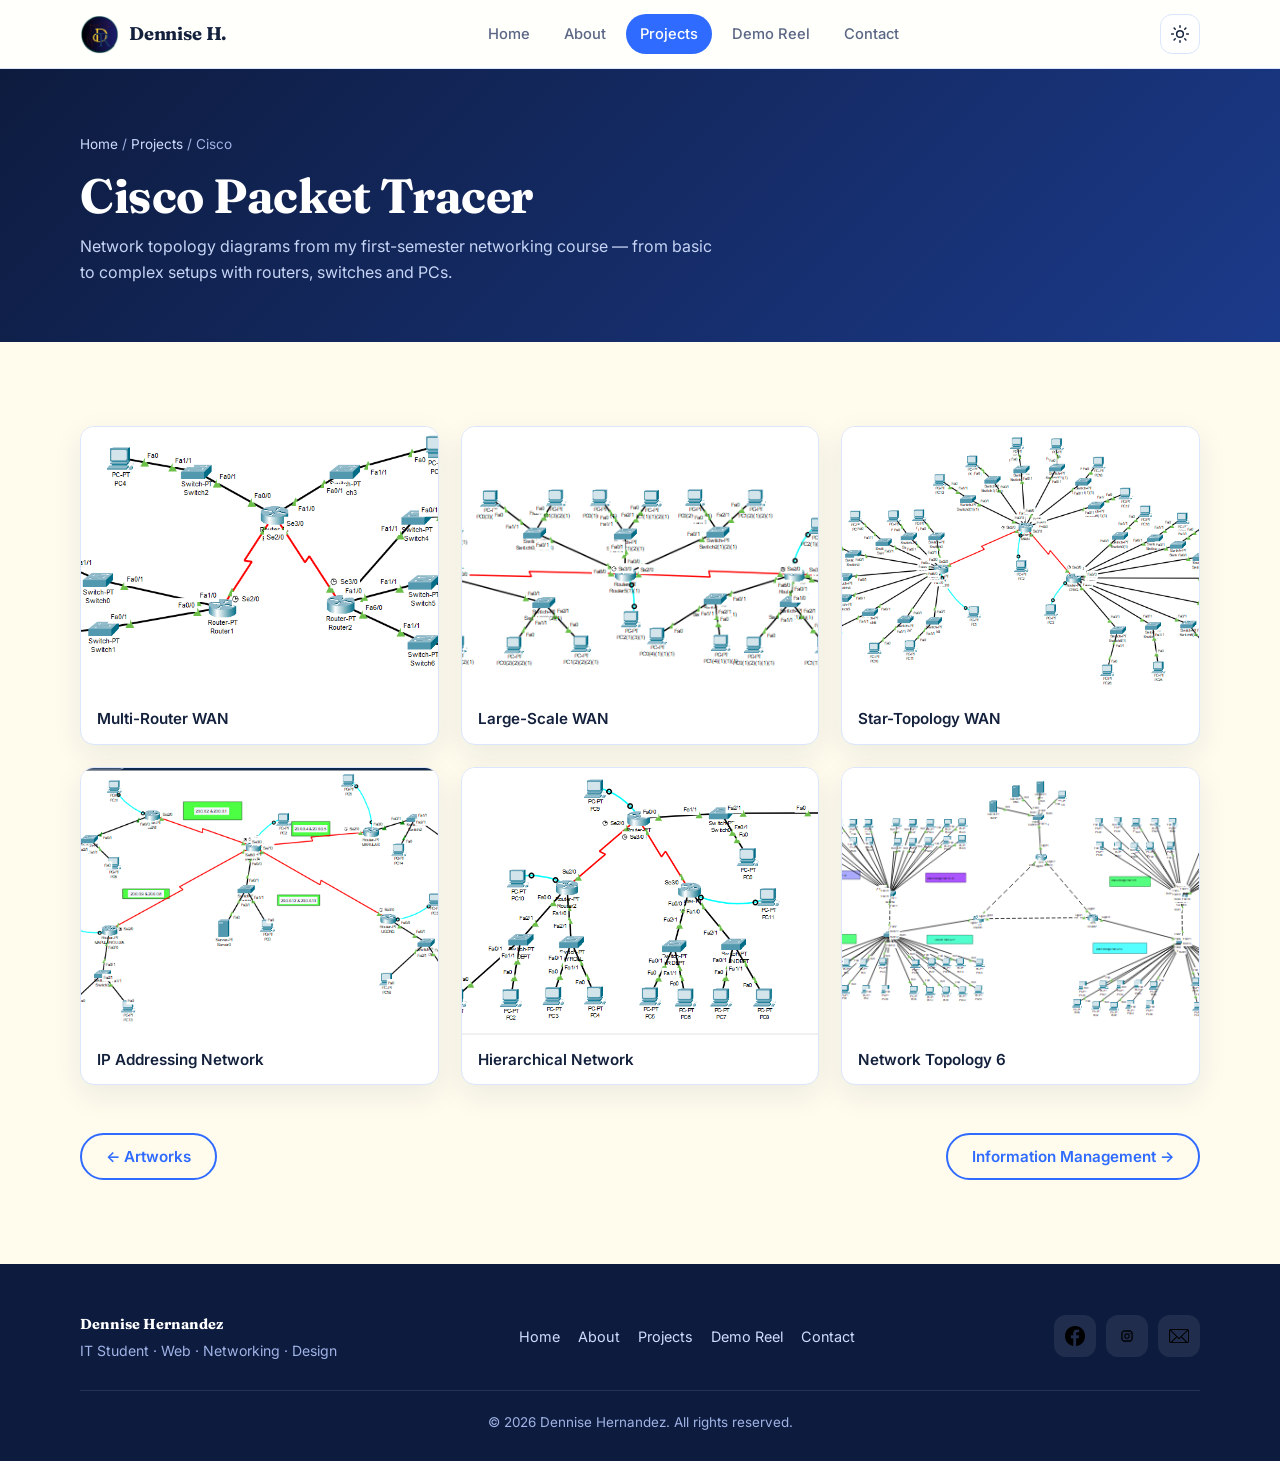
<file: cisco.html>
<!DOCTYPE html>
<html lang="en">
<head>
<meta charset="UTF-8">
<meta name="viewport" content="width=device-width, initial-scale=1.0">
<title>Cisco Networking — Dennise Hernandez</title>
<meta name="description" content="Cisco Packet Tracer network topology projects by Dennise Hernandez.">
<meta name="theme-color" content="#0d1b3e">
<meta property="og:title" content="Cisco Networking — Dennise Hernandez">
<meta property="og:description" content="Cisco Packet Tracer network topology projects by Dennise Hernandez.">
<meta property="og:type" content="website">
<link rel="icon" type="image/png" href="imgs/logo1.png">
<link rel="preconnect" href="https://fonts.googleapis.com">
<link rel="preconnect" href="https://fonts.gstatic.com" crossorigin>
<link href="https://fonts.googleapis.com/css2?family=Fraunces:opsz,wght@9..144,600;9..144,700&family=Inter:wght@400;500;600&display=swap" rel="stylesheet">
<link rel="stylesheet" href="stylesheet.css?v=9">
<script>try{var t=localStorage.getItem('theme');if(!t&&matchMedia('(prefers-color-scheme: dark)').matches)t='dark';if(t)document.documentElement.setAttribute('data-theme',t)}catch(e){}</script>
<script>try{if(sessionStorage.getItem('ld-seen'))document.documentElement.classList.add('ld-repeat')}catch(e){}</script>
<noscript><style>#loader{display:none}</style></noscript>
</head>
<body>
<div id="loader" role="status" aria-live="polite" aria-label="Loading">
 <div class="ld-inner">
  <div class="ld-ring"><span class="ld-logo"><img src="imgs/logo1.png" alt="" data-svg="DH"></span></div>
  <div class="ld-name">Dennise Hernandez</div>
  <div class="ld-sub">IT Student Portfolio</div>
  <div class="ld-bar"><i></i></div>
 </div>
</div>

<a class="skip" href="#main">Skip to content</a>
<header class="site">
 <div class="container">
  <nav class="main" aria-label="Main">
   <a class="logo" href="index.html" aria-label="Dennise Hernandez — home"><span class="mono"><img src="imgs/logo1.png" alt="" data-svg="DH"></span><span>Dennise H.</span></a>
   <ul class="nav-links" id="links"><li><a href="index.html">Home</a></li><li><a href="about.html">About</a></li><li><a href="projects.html" aria-current="page">Projects</a></li><li><a href="demo.html">Demo Reel</a></li><li><a href="contact.html">Contact</a></li></ul>
   <div class="nav-actions">
    <button class="icon-btn" id="theme" aria-label="Toggle dark mode"><svg viewBox="0 0 24 24" fill="none" stroke="currentColor" stroke-width="1.8" stroke-linecap="round"><circle cx="12" cy="12" r="4"/><path d="M12 2v2M12 20v2M4.9 4.9l1.4 1.4M17.7 17.7l1.4 1.4M2 12h2M20 12h2M4.9 19.1l1.4-1.4M17.7 6.3l1.4-1.4"/></svg></button>
    <button class="icon-btn menu-btn" id="menu" aria-label="Menu" aria-expanded="false" aria-controls="links"><svg viewBox="0 0 24 24" fill="none" stroke="currentColor" stroke-width="2" stroke-linecap="round"><path d="M4 7h16M4 12h16M4 17h16"/></svg></button>
   </div>
  </nav>
 </div>
</header>
<main id="main">
<section class="page-hero"><div class="container"><div class="crumbs"><a href="index.html">Home</a> / <a href="projects.html">Projects</a> / Cisco</div><h1>Cisco Packet Tracer</h1><p>Network topology diagrams from my first-semester networking course — from basic to complex setups with routers, switches and PCs.</p></div></section>
<section class="block"><div class="container">
 <div class="gallery"><figure class="gitem"><img src="imgs/cisco1.png" alt="Cisco topology 1" loading="lazy" data-fallback><figcaption>Multi-Router WAN</figcaption></figure><figure class="gitem"><img src="imgs/cisco2.png" alt="Cisco topology 2" loading="lazy" data-fallback><figcaption>Large-Scale WAN</figcaption></figure><figure class="gitem"><img src="imgs/cisco3.png" alt="Cisco topology 3" loading="lazy" data-fallback><figcaption>Star-Topology WAN</figcaption></figure><figure class="gitem"><img src="imgs/cisco4.png" alt="Cisco topology 4" loading="lazy" data-fallback><figcaption>IP Addressing Network</figcaption></figure><figure class="gitem"><img src="imgs/cisco5.png" alt="Cisco topology 5" loading="lazy" data-fallback><figcaption>Hierarchical Network</figcaption></figure><figure class="gitem"><img src="imgs/cisco6.png" alt="Cisco topology 6" loading="lazy" data-fallback><figcaption>Network Topology 6</figcaption></figure></div>
 <div class="cat-nav"><a class="btn ghost" href="artwork.html">← Artworks</a><a class="btn ghost" href="im.html">Information Management →</a></div>
</div></section>
</main>
<footer class="site">
 <div class="container">
  <div class="foot">
   <div><strong style="color:#fff;font-family:Fraunces,serif;font-size:1.1rem"><a class="admin-link" href="admin/login.php" style="color:inherit;text-decoration:none">Dennise Hernandez</a></strong><br><span style="font-size:.88rem">IT Student · Web · Networking · Design</span></div>
   <div><a href="index.html">Home</a><a href="about.html">About</a><a href="projects.html">Projects</a><a href="demo.html">Demo Reel</a><a href="contact.html">Contact</a></div>
   <div class="social">
    <a href="https://www.facebook.com/ottooooo13" target="_blank" rel="noopener" aria-label="Facebook"><img class="" src="imgs/fb_icon.png" alt="" data-svg="&lt;svg viewBox=&quot;0 0 24 24&quot; fill=&quot;currentColor&quot;&gt;&lt;path d=&quot;M13.5 21v-7.5h2.6l.4-3h-3V8.6c0-.9.3-1.5 1.5-1.5h1.6V4.4c-.3 0-1.2-.1-2.3-.1-2.3 0-3.8 1.4-3.8 3.9v2.3H7.9v3h2.6V21z&quot;/&gt;&lt;/svg&gt;" width="24" height="24"></a>
    <a href="https://www.instagram.com/ottttooooo_1/" target="_blank" rel="noopener" aria-label="Instagram"><img class="" src="imgs/ig_icon.png" alt="" data-svg="&lt;svg viewBox=&quot;0 0 24 24&quot; fill=&quot;none&quot; stroke=&quot;currentColor&quot; stroke-width=&quot;1.8&quot;&gt;&lt;rect x=&quot;3.5&quot; y=&quot;3.5&quot; width=&quot;17&quot; height=&quot;17&quot; rx=&quot;5&quot;/&gt;&lt;circle cx=&quot;12&quot; cy=&quot;12&quot; r=&quot;4&quot;/&gt;&lt;circle cx=&quot;17.2&quot; cy=&quot;6.8&quot; r=&quot;1&quot; fill=&quot;currentColor&quot;/&gt;&lt;/svg&gt;" width="24" height="24"></a>
    <a href="mailto:dennisereignh@gmail.com" aria-label="Email"><img class="" src="imgs/email_icon.png" alt="" data-svg="&lt;svg viewBox=&quot;0 0 24 24&quot; fill=&quot;none&quot; stroke=&quot;currentColor&quot; stroke-width=&quot;1.8&quot; stroke-linecap=&quot;round&quot; stroke-linejoin=&quot;round&quot;&gt;&lt;rect x=&quot;3&quot; y=&quot;5&quot; width=&quot;18&quot; height=&quot;14&quot; rx=&quot;2&quot;/&gt;&lt;path d=&quot;m3 7 9 6 9-6&quot;/&gt;&lt;/svg&gt;" width="24" height="24"></a>
   </div>
  </div>
  <p class="copy">© 2026 Dennise Hernandez. All rights reserved.</p>
 </div>
</footer>
<button class="icon-btn" id="top" aria-label="Back to top"><svg viewBox="0 0 24 24" fill="none" stroke="currentColor" stroke-width="2" stroke-linecap="round" stroke-linejoin="round"><path d="m6 14 6-6 6 6"/></svg></button>
<script src="script.js?v=7"></script>
<script src="icons.js?v=1"></script>
<script src="dynamic.js?v=2"></script>
</body>
</html>
</file>
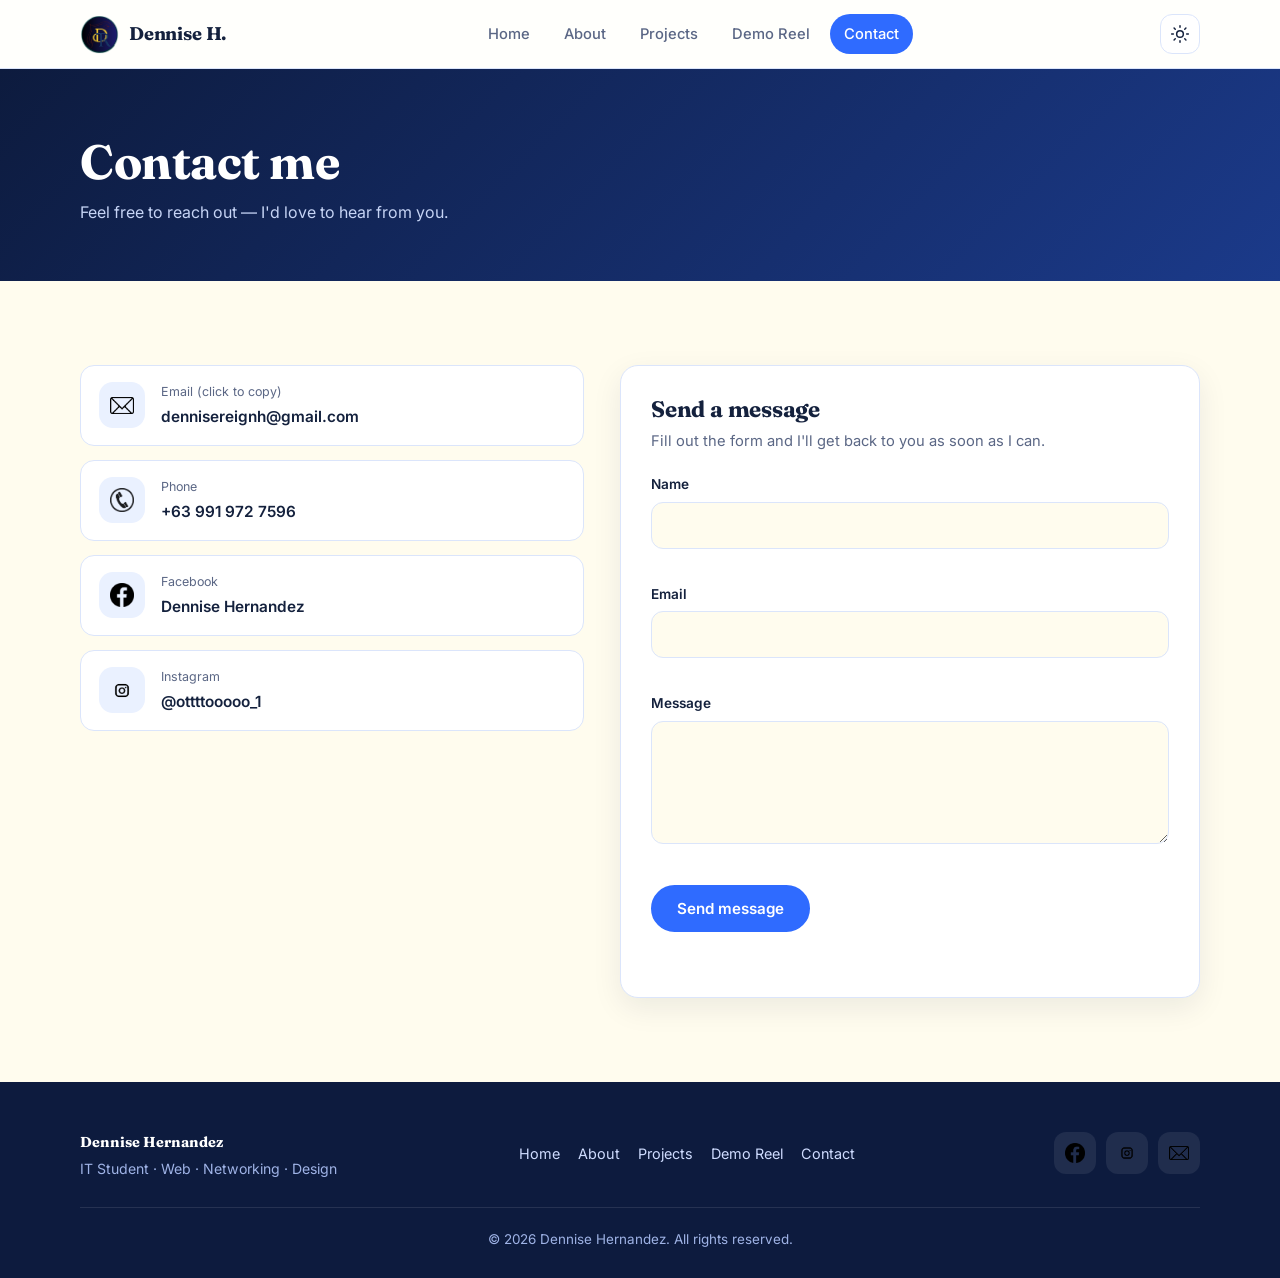
<file: contact.html>
<!DOCTYPE html>
<html lang="en">
<head>
<meta charset="UTF-8">
<meta name="viewport" content="width=device-width, initial-scale=1.0">
<title>Contact — Dennise Hernandez</title>
<meta name="description" content="Get in touch with Dennise Hernandez.">
<meta name="theme-color" content="#0d1b3e">
<meta property="og:title" content="Contact — Dennise Hernandez">
<meta property="og:description" content="Get in touch with Dennise Hernandez.">
<meta property="og:type" content="website">
<link rel="icon" type="image/png" href="imgs/logo1.png">
<link rel="preconnect" href="https://fonts.googleapis.com">
<link rel="preconnect" href="https://fonts.gstatic.com" crossorigin>
<link href="https://fonts.googleapis.com/css2?family=Fraunces:opsz,wght@9..144,600;9..144,700&family=Inter:wght@400;500;600&display=swap" rel="stylesheet">
<link rel="stylesheet" href="stylesheet.css?v=9">
<script>try{var t=localStorage.getItem('theme');if(!t&&matchMedia('(prefers-color-scheme: dark)').matches)t='dark';if(t)document.documentElement.setAttribute('data-theme',t)}catch(e){}</script>
<script>try{if(sessionStorage.getItem('ld-seen'))document.documentElement.classList.add('ld-repeat')}catch(e){}</script>
<noscript><style>#loader{display:none}</style></noscript>
</head>
<body>
<div id="loader" role="status" aria-live="polite" aria-label="Loading">
 <div class="ld-inner">
  <div class="ld-ring"><span class="ld-logo"><img src="imgs/logo1.png" alt="" data-svg="DH"></span></div>
  <div class="ld-name">Dennise Hernandez</div>
  <div class="ld-sub">IT Student Portfolio</div>
  <div class="ld-bar"><i></i></div>
 </div>
</div>

<a class="skip" href="#main">Skip to content</a>
<header class="site">
 <div class="container">
  <nav class="main" aria-label="Main">
   <a class="logo" href="index.html" aria-label="Dennise Hernandez — home"><span class="mono"><img src="imgs/logo1.png" alt="" data-svg="DH"></span><span>Dennise H.</span></a>
   <ul class="nav-links" id="links"><li><a href="index.html">Home</a></li><li><a href="about.html">About</a></li><li><a href="projects.html">Projects</a></li><li><a href="demo.html">Demo Reel</a></li><li><a href="contact.html" aria-current="page">Contact</a></li></ul>
   <div class="nav-actions">
    <button class="icon-btn" id="theme" aria-label="Toggle dark mode"><svg viewBox="0 0 24 24" fill="none" stroke="currentColor" stroke-width="1.8" stroke-linecap="round"><circle cx="12" cy="12" r="4"/><path d="M12 2v2M12 20v2M4.9 4.9l1.4 1.4M17.7 17.7l1.4 1.4M2 12h2M20 12h2M4.9 19.1l1.4-1.4M17.7 6.3l1.4-1.4"/></svg></button>
    <button class="icon-btn menu-btn" id="menu" aria-label="Menu" aria-expanded="false" aria-controls="links"><svg viewBox="0 0 24 24" fill="none" stroke="currentColor" stroke-width="2" stroke-linecap="round"><path d="M4 7h16M4 12h16M4 17h16"/></svg></button>
   </div>
  </nav>
 </div>
</header>
<main id="main">
<section class="page-hero"><div class="container"><h1>Contact me</h1><p>Feel free to reach out — I'd love to hear from you.</p></div></section>
<section class="block"><div class="container"><div class="contact-grid">
 <div class="reveal">
  <a class="c-item" id="copy-email" href="mailto:dennisereignh@gmail.com"><span class="ico"><img class="" src="imgs/email_icon.png" alt="" data-svg="&lt;svg viewBox=&quot;0 0 24 24&quot; fill=&quot;none&quot; stroke=&quot;currentColor&quot; stroke-width=&quot;1.8&quot; stroke-linecap=&quot;round&quot; stroke-linejoin=&quot;round&quot;&gt;&lt;rect x=&quot;3&quot; y=&quot;5&quot; width=&quot;18&quot; height=&quot;14&quot; rx=&quot;2&quot;/&gt;&lt;path d=&quot;m3 7 9 6 9-6&quot;/&gt;&lt;/svg&gt;" width="24" height="24"></span><span><small>Email (click to copy)</small><b>dennisereignh@gmail.com</b></span></a>
  <a class="c-item" href="tel:+639919727596"><span class="ico"><img class="" src="imgs/phone.png" alt="" data-svg="&lt;svg viewBox=&quot;0 0 24 24&quot; fill=&quot;none&quot; stroke=&quot;currentColor&quot; stroke-width=&quot;1.8&quot; stroke-linecap=&quot;round&quot; stroke-linejoin=&quot;round&quot;&gt;&lt;path d=&quot;M5 4h4l2 5-2.5 1.5a11 11 0 0 0 5 5L15 13l5 2v4a2 2 0 0 1-2 2A16 16 0 0 1 3 6a2 2 0 0 1 2-2z&quot;/&gt;&lt;/svg&gt;" width="24" height="24"></span><span><small>Phone</small><b>+63 991 972 7596</b></span></a>
  <a class="c-item" href="https://www.facebook.com/ottooooo13" target="_blank" rel="noopener"><span class="ico"><img class="" src="imgs/fb_icon.png" alt="" data-svg="&lt;svg viewBox=&quot;0 0 24 24&quot; fill=&quot;currentColor&quot;&gt;&lt;path d=&quot;M13.5 21v-7.5h2.6l.4-3h-3V8.6c0-.9.3-1.5 1.5-1.5h1.6V4.4c-.3 0-1.2-.1-2.3-.1-2.3 0-3.8 1.4-3.8 3.9v2.3H7.9v3h2.6V21z&quot;/&gt;&lt;/svg&gt;" width="24" height="24"></span><span><small>Facebook</small><b>Dennise Hernandez</b></span></a>
  <a class="c-item" href="https://www.instagram.com/ottttooooo_1/" target="_blank" rel="noopener"><span class="ico"><img class="" src="imgs/ig_icon.png" alt="" data-svg="&lt;svg viewBox=&quot;0 0 24 24&quot; fill=&quot;none&quot; stroke=&quot;currentColor&quot; stroke-width=&quot;1.8&quot;&gt;&lt;rect x=&quot;3.5&quot; y=&quot;3.5&quot; width=&quot;17&quot; height=&quot;17&quot; rx=&quot;5&quot;/&gt;&lt;circle cx=&quot;12&quot; cy=&quot;12&quot; r=&quot;4&quot;/&gt;&lt;circle cx=&quot;17.2&quot; cy=&quot;6.8&quot; r=&quot;1&quot; fill=&quot;currentColor&quot;/&gt;&lt;/svg&gt;" width="24" height="24"></span><span><small>Instagram</small><b>@ottttooooo_1</b></span></a>
 </div>
 <form class="contact reveal" id="contact-form" novalidate>
  <h3>Send a message</h3><p>Fill out the form and I'll get back to you as soon as I can.</p>
  <div class="field"><label for="name">Name</label><input id="name" name="name" type="text" autocomplete="name" required><div class="err" aria-live="polite"></div></div>
  <div class="field"><label for="email">Email</label><input id="email" name="email" type="email" autocomplete="email" required><div class="err" aria-live="polite"></div></div>
  <div class="field"><label for="message">Message</label><textarea id="message" name="message" rows="5" required></textarea><div class="err" aria-live="polite"></div></div>
  <div class="hp" aria-hidden="true"><label>Leave empty <input name="website" tabindex="-1" autocomplete="off"></label></div>
  <button class="btn" type="submit">Send message</button>
  <div class="status" role="status" aria-live="polite"></div>
 </form>
</div></div></section>
</main>
<footer class="site">
 <div class="container">
  <div class="foot">
   <div><strong style="color:#fff;font-family:Fraunces,serif;font-size:1.1rem"><a class="admin-link" href="admin/login.php" style="color:inherit;text-decoration:none">Dennise Hernandez</a></strong><br><span style="font-size:.88rem">IT Student · Web · Networking · Design</span></div>
   <div><a href="index.html">Home</a><a href="about.html">About</a><a href="projects.html">Projects</a><a href="demo.html">Demo Reel</a><a href="contact.html">Contact</a></div>
   <div class="social">
    <a href="https://www.facebook.com/ottooooo13" target="_blank" rel="noopener" aria-label="Facebook"><img class="" src="imgs/fb_icon.png" alt="" data-svg="&lt;svg viewBox=&quot;0 0 24 24&quot; fill=&quot;currentColor&quot;&gt;&lt;path d=&quot;M13.5 21v-7.5h2.6l.4-3h-3V8.6c0-.9.3-1.5 1.5-1.5h1.6V4.4c-.3 0-1.2-.1-2.3-.1-2.3 0-3.8 1.4-3.8 3.9v2.3H7.9v3h2.6V21z&quot;/&gt;&lt;/svg&gt;" width="24" height="24"></a>
    <a href="https://www.instagram.com/ottttooooo_1/" target="_blank" rel="noopener" aria-label="Instagram"><img class="" src="imgs/ig_icon.png" alt="" data-svg="&lt;svg viewBox=&quot;0 0 24 24&quot; fill=&quot;none&quot; stroke=&quot;currentColor&quot; stroke-width=&quot;1.8&quot;&gt;&lt;rect x=&quot;3.5&quot; y=&quot;3.5&quot; width=&quot;17&quot; height=&quot;17&quot; rx=&quot;5&quot;/&gt;&lt;circle cx=&quot;12&quot; cy=&quot;12&quot; r=&quot;4&quot;/&gt;&lt;circle cx=&quot;17.2&quot; cy=&quot;6.8&quot; r=&quot;1&quot; fill=&quot;currentColor&quot;/&gt;&lt;/svg&gt;" width="24" height="24"></a>
    <a href="mailto:dennisereignh@gmail.com" aria-label="Email"><img class="" src="imgs/email_icon.png" alt="" data-svg="&lt;svg viewBox=&quot;0 0 24 24&quot; fill=&quot;none&quot; stroke=&quot;currentColor&quot; stroke-width=&quot;1.8&quot; stroke-linecap=&quot;round&quot; stroke-linejoin=&quot;round&quot;&gt;&lt;rect x=&quot;3&quot; y=&quot;5&quot; width=&quot;18&quot; height=&quot;14&quot; rx=&quot;2&quot;/&gt;&lt;path d=&quot;m3 7 9 6 9-6&quot;/&gt;&lt;/svg&gt;" width="24" height="24"></a>
   </div>
  </div>
  <p class="copy">© 2026 Dennise Hernandez. All rights reserved.</p>
 </div>
</footer>
<button class="icon-btn" id="top" aria-label="Back to top"><svg viewBox="0 0 24 24" fill="none" stroke="currentColor" stroke-width="2" stroke-linecap="round" stroke-linejoin="round"><path d="m6 14 6-6 6 6"/></svg></button>
<script src="script.js?v=7"></script>
<script src="icons.js?v=1"></script>
<script src="dynamic.js?v=2"></script>
</body>
</html>
</file>
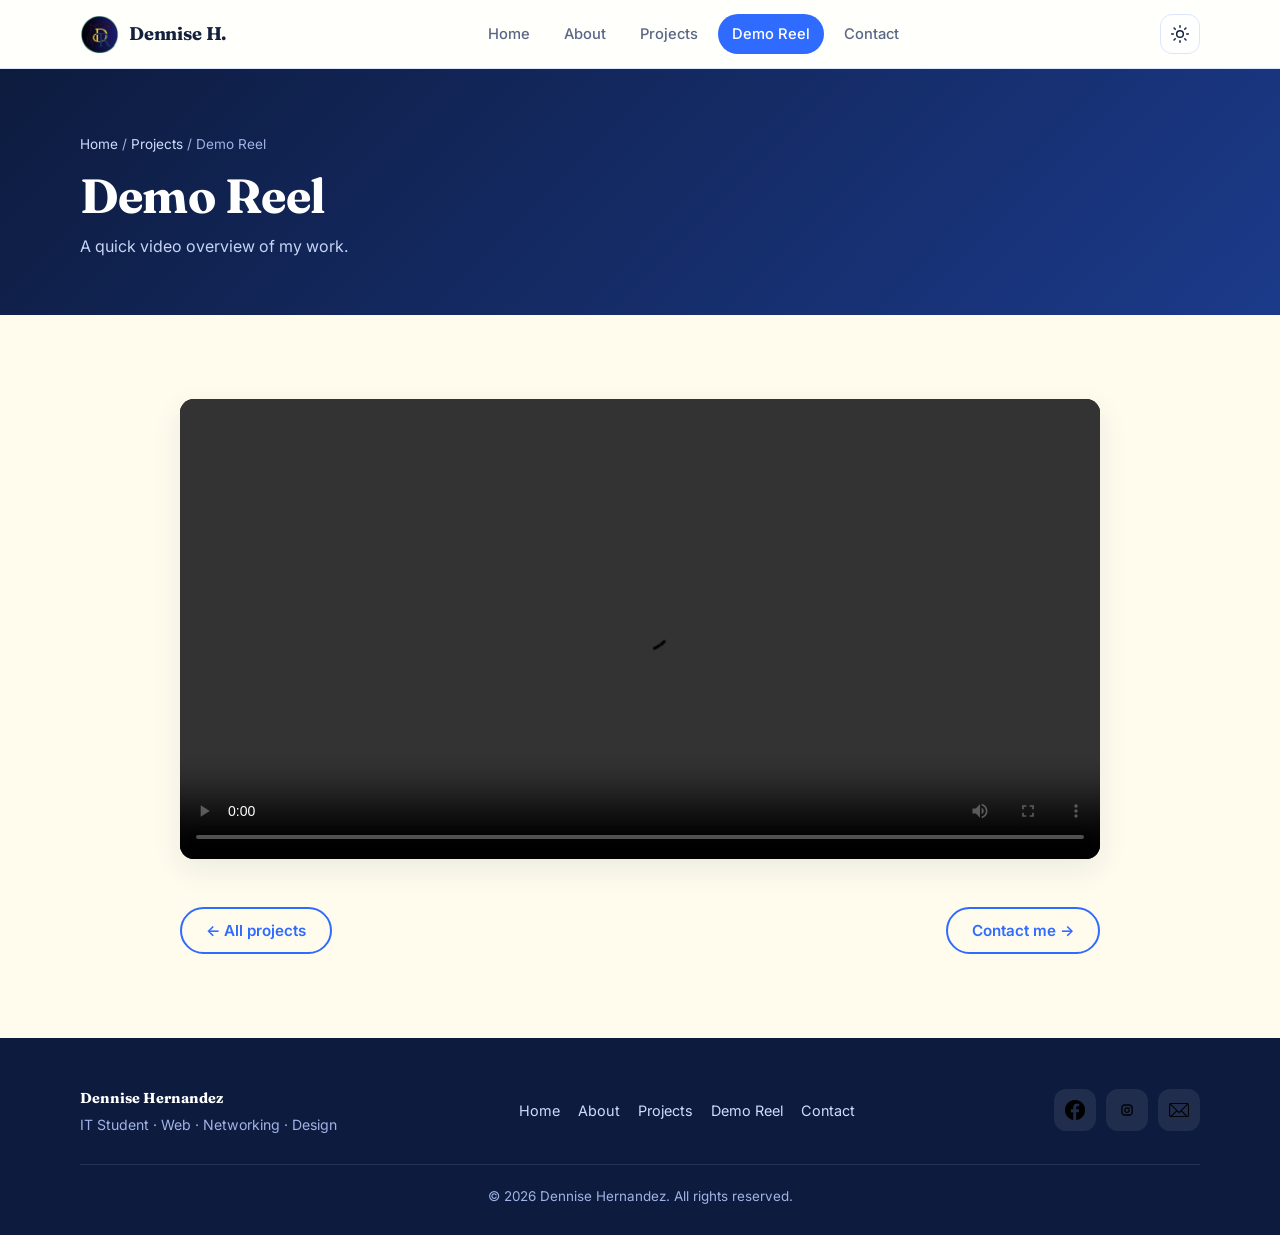
<file: demo.html>
<!DOCTYPE html>
<html lang="en">
<head>
<meta charset="UTF-8">
<meta name="viewport" content="width=device-width, initial-scale=1.0">
<title>Demo Reel — Dennise Hernandez</title>
<meta name="description" content="Demo reel of work by Dennise Hernandez.">
<meta name="theme-color" content="#0d1b3e">
<meta property="og:title" content="Demo Reel — Dennise Hernandez">
<meta property="og:description" content="Demo reel of work by Dennise Hernandez.">
<meta property="og:type" content="website">
<link rel="icon" type="image/png" href="imgs/logo1.png">
<link rel="preconnect" href="https://fonts.googleapis.com">
<link rel="preconnect" href="https://fonts.gstatic.com" crossorigin>
<link href="https://fonts.googleapis.com/css2?family=Fraunces:opsz,wght@9..144,600;9..144,700&family=Inter:wght@400;500;600&display=swap" rel="stylesheet">
<link rel="stylesheet" href="stylesheet.css?v=9">
<script>try{var t=localStorage.getItem('theme');if(!t&&matchMedia('(prefers-color-scheme: dark)').matches)t='dark';if(t)document.documentElement.setAttribute('data-theme',t)}catch(e){}</script>
<script>try{if(sessionStorage.getItem('ld-seen'))document.documentElement.classList.add('ld-repeat')}catch(e){}</script>
<noscript><style>#loader{display:none}</style></noscript>
</head>
<body>
<div id="loader" role="status" aria-live="polite" aria-label="Loading">
 <div class="ld-inner">
  <div class="ld-ring"><span class="ld-logo"><img src="imgs/logo1.png" alt="" data-svg="DH"></span></div>
  <div class="ld-name">Dennise Hernandez</div>
  <div class="ld-sub">IT Student Portfolio</div>
  <div class="ld-bar"><i></i></div>
 </div>
</div>

<a class="skip" href="#main">Skip to content</a>
<header class="site">
 <div class="container">
  <nav class="main" aria-label="Main">
   <a class="logo" href="index.html" aria-label="Dennise Hernandez — home"><span class="mono"><img src="imgs/logo1.png" alt="" data-svg="DH"></span><span>Dennise H.</span></a>
   <ul class="nav-links" id="links"><li><a href="index.html">Home</a></li><li><a href="about.html">About</a></li><li><a href="projects.html">Projects</a></li><li><a href="demo.html" aria-current="page">Demo Reel</a></li><li><a href="contact.html">Contact</a></li></ul>
   <div class="nav-actions">
    <button class="icon-btn" id="theme" aria-label="Toggle dark mode"><svg viewBox="0 0 24 24" fill="none" stroke="currentColor" stroke-width="1.8" stroke-linecap="round"><circle cx="12" cy="12" r="4"/><path d="M12 2v2M12 20v2M4.9 4.9l1.4 1.4M17.7 17.7l1.4 1.4M2 12h2M20 12h2M4.9 19.1l1.4-1.4M17.7 6.3l1.4-1.4"/></svg></button>
    <button class="icon-btn menu-btn" id="menu" aria-label="Menu" aria-expanded="false" aria-controls="links"><svg viewBox="0 0 24 24" fill="none" stroke="currentColor" stroke-width="2" stroke-linecap="round"><path d="M4 7h16M4 12h16M4 17h16"/></svg></button>
   </div>
  </nav>
 </div>
</header>
<main id="main">
<section class="page-hero"><div class="container"><div class="crumbs"><a href="index.html">Home</a> / <a href="projects.html">Projects</a> / Demo Reel</div><h1>Demo Reel</h1><p>A quick video overview of my work.</p></div></section>
<section class="block"><div class="container" style="max-width:920px">
 <div class="videos" style="grid-template-columns:1fr"><video controls preload="metadata" aria-label="Demo reel"><source src="videos/demo.mp4" type="video/mp4">Your browser can't play this video.</video></div>
 <div class="cat-nav"><a class="btn ghost" href="projects.html">← All projects</a><a class="btn ghost" href="contact.html">Contact me →</a></div>
</div></section>
</main>
<footer class="site">
 <div class="container">
  <div class="foot">
   <div><strong style="color:#fff;font-family:Fraunces,serif;font-size:1.1rem"><a class="admin-link" href="admin/login.php" style="color:inherit;text-decoration:none">Dennise Hernandez</a></strong><br><span style="font-size:.88rem">IT Student · Web · Networking · Design</span></div>
   <div><a href="index.html">Home</a><a href="about.html">About</a><a href="projects.html">Projects</a><a href="demo.html">Demo Reel</a><a href="contact.html">Contact</a></div>
   <div class="social">
    <a href="https://www.facebook.com/ottooooo13" target="_blank" rel="noopener" aria-label="Facebook"><img class="" src="imgs/fb_icon.png" alt="" data-svg="&lt;svg viewBox=&quot;0 0 24 24&quot; fill=&quot;currentColor&quot;&gt;&lt;path d=&quot;M13.5 21v-7.5h2.6l.4-3h-3V8.6c0-.9.3-1.5 1.5-1.5h1.6V4.4c-.3 0-1.2-.1-2.3-.1-2.3 0-3.8 1.4-3.8 3.9v2.3H7.9v3h2.6V21z&quot;/&gt;&lt;/svg&gt;" width="24" height="24"></a>
    <a href="https://www.instagram.com/ottttooooo_1/" target="_blank" rel="noopener" aria-label="Instagram"><img class="" src="imgs/ig_icon.png" alt="" data-svg="&lt;svg viewBox=&quot;0 0 24 24&quot; fill=&quot;none&quot; stroke=&quot;currentColor&quot; stroke-width=&quot;1.8&quot;&gt;&lt;rect x=&quot;3.5&quot; y=&quot;3.5&quot; width=&quot;17&quot; height=&quot;17&quot; rx=&quot;5&quot;/&gt;&lt;circle cx=&quot;12&quot; cy=&quot;12&quot; r=&quot;4&quot;/&gt;&lt;circle cx=&quot;17.2&quot; cy=&quot;6.8&quot; r=&quot;1&quot; fill=&quot;currentColor&quot;/&gt;&lt;/svg&gt;" width="24" height="24"></a>
    <a href="mailto:dennisereignh@gmail.com" aria-label="Email"><img class="" src="imgs/email_icon.png" alt="" data-svg="&lt;svg viewBox=&quot;0 0 24 24&quot; fill=&quot;none&quot; stroke=&quot;currentColor&quot; stroke-width=&quot;1.8&quot; stroke-linecap=&quot;round&quot; stroke-linejoin=&quot;round&quot;&gt;&lt;rect x=&quot;3&quot; y=&quot;5&quot; width=&quot;18&quot; height=&quot;14&quot; rx=&quot;2&quot;/&gt;&lt;path d=&quot;m3 7 9 6 9-6&quot;/&gt;&lt;/svg&gt;" width="24" height="24"></a>
   </div>
  </div>
  <p class="copy">© 2026 Dennise Hernandez. All rights reserved.</p>
 </div>
</footer>
<button class="icon-btn" id="top" aria-label="Back to top"><svg viewBox="0 0 24 24" fill="none" stroke="currentColor" stroke-width="2" stroke-linecap="round" stroke-linejoin="round"><path d="m6 14 6-6 6 6"/></svg></button>
<script src="script.js?v=7"></script>
<script src="icons.js?v=1"></script>
<script src="dynamic.js?v=2"></script>
</body>
</html>
</file>
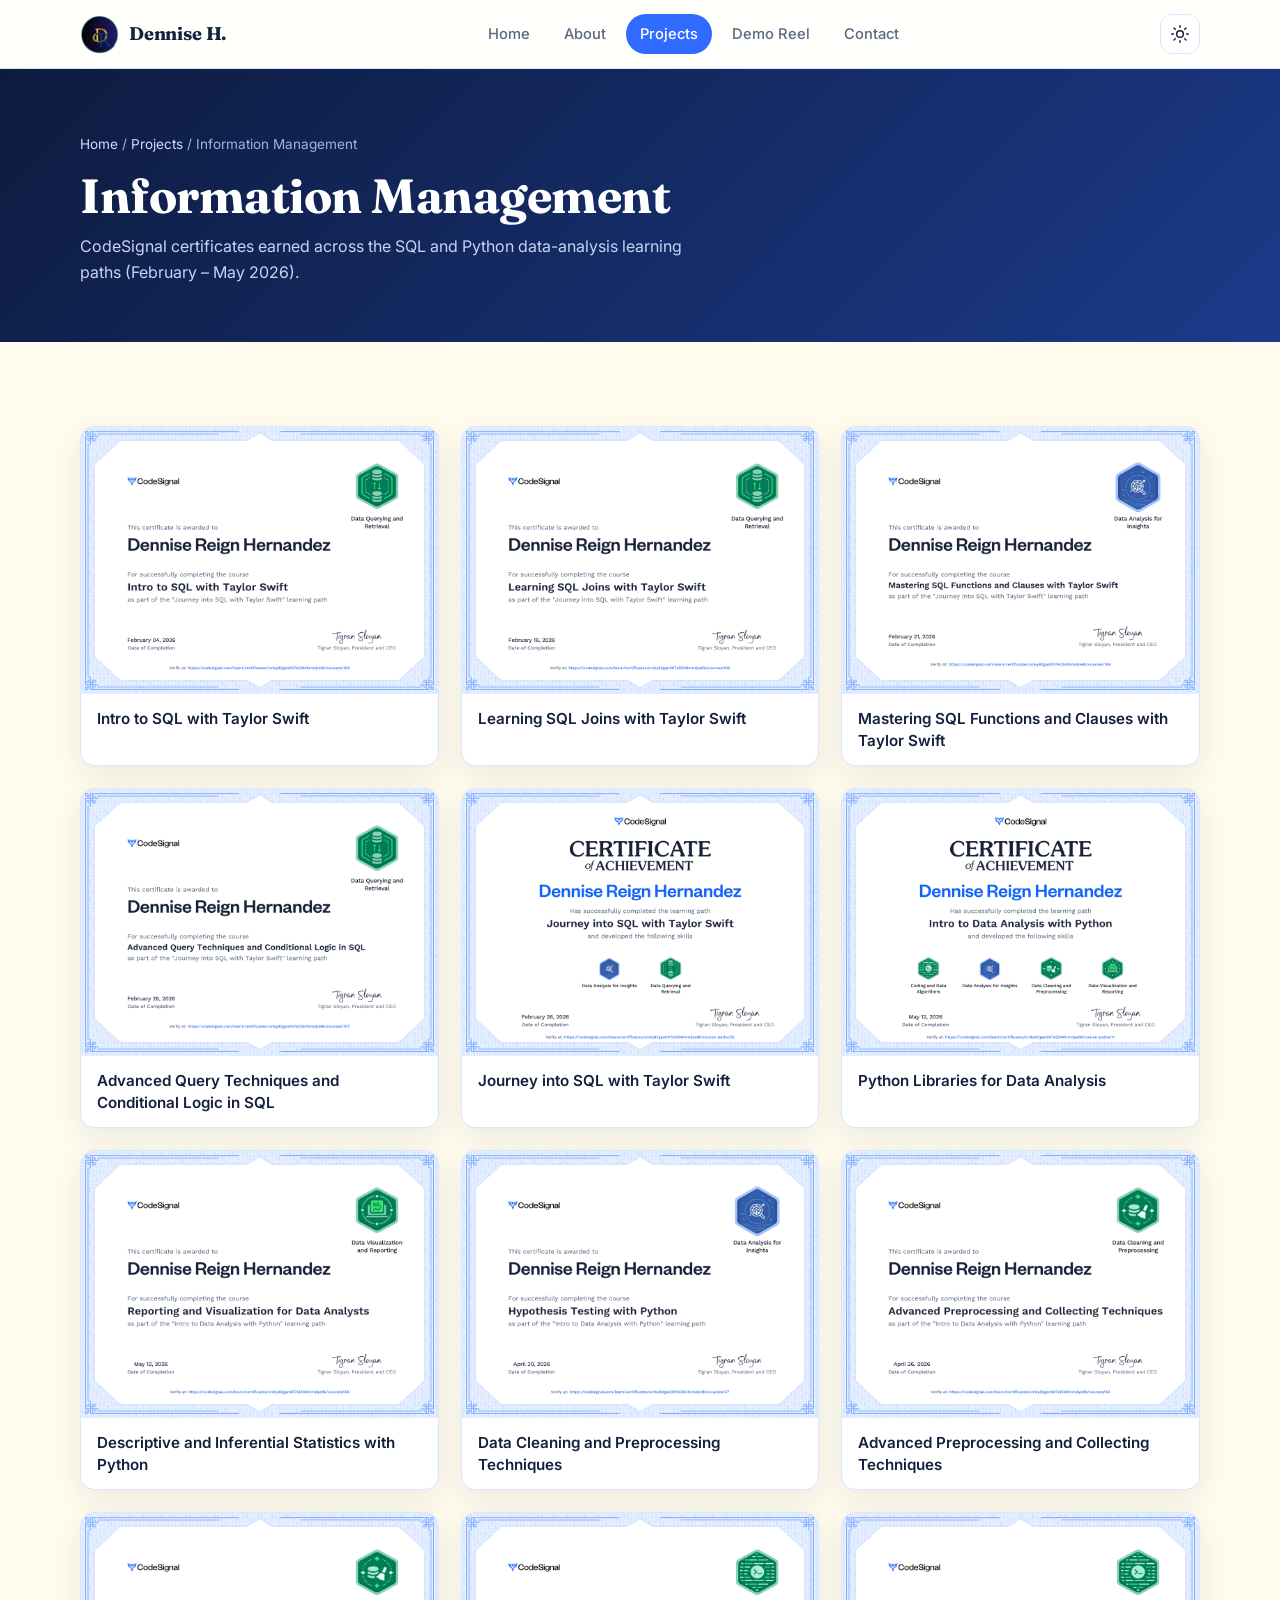
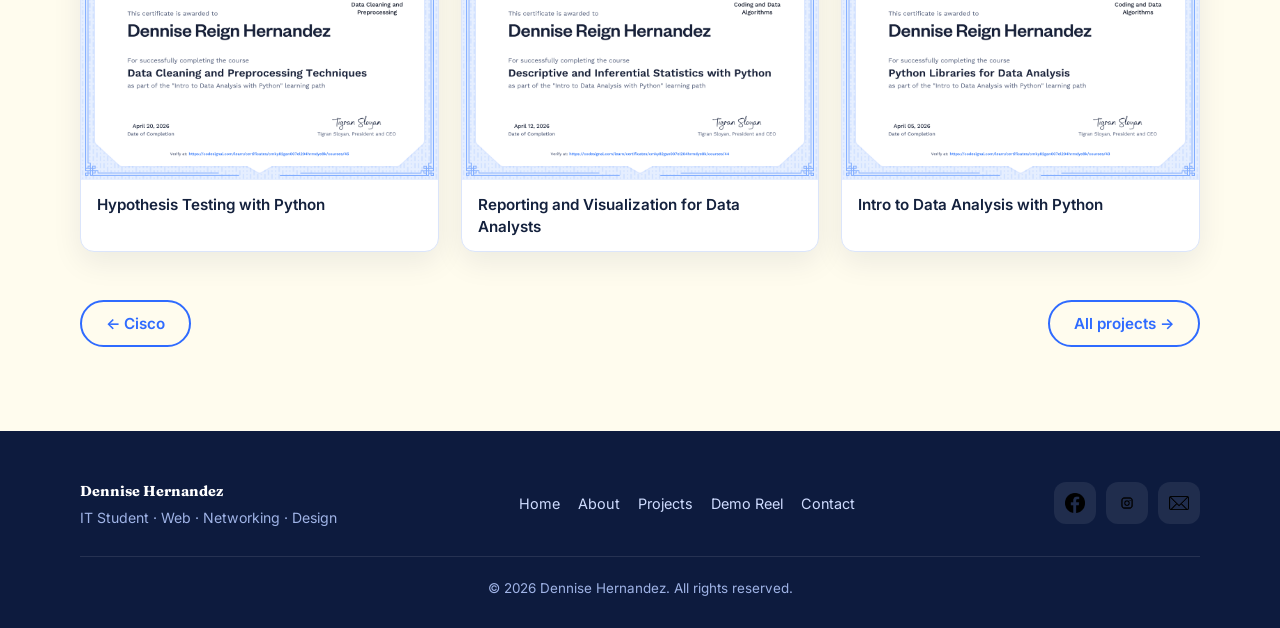
<file: im.html>
<!DOCTYPE html>
<html lang="en">
<head>
<meta charset="UTF-8">
<meta name="viewport" content="width=device-width, initial-scale=1.0">
<title>Information Management — Dennise Hernandez</title>
<meta name="description" content="CodeSignal SQL and Python data analysis certificates earned by Dennise Hernandez.">
<meta name="theme-color" content="#0d1b3e">
<meta property="og:title" content="Information Management — Dennise Hernandez">
<meta property="og:description" content="CodeSignal SQL and Python data analysis certificates earned by Dennise Hernandez.">
<meta property="og:type" content="website">
<link rel="icon" type="image/png" href="imgs/logo1.png">
<link rel="preconnect" href="https://fonts.googleapis.com">
<link rel="preconnect" href="https://fonts.gstatic.com" crossorigin>
<link href="https://fonts.googleapis.com/css2?family=Fraunces:opsz,wght@9..144,600;9..144,700&family=Inter:wght@400;500;600&display=swap" rel="stylesheet">
<link rel="stylesheet" href="stylesheet.css?v=9">
<script>try{var t=localStorage.getItem('theme');if(!t&&matchMedia('(prefers-color-scheme: dark)').matches)t='dark';if(t)document.documentElement.setAttribute('data-theme',t)}catch(e){}</script>
<script>try{if(sessionStorage.getItem('ld-seen'))document.documentElement.classList.add('ld-repeat')}catch(e){}</script>
<noscript><style>#loader{display:none}</style></noscript>
</head>
<body>
<div id="loader" role="status" aria-live="polite" aria-label="Loading">
 <div class="ld-inner">
  <div class="ld-ring"><span class="ld-logo"><img src="imgs/logo1.png" alt="" data-svg="DH"></span></div>
  <div class="ld-name">Dennise Hernandez</div>
  <div class="ld-sub">IT Student Portfolio</div>
  <div class="ld-bar"><i></i></div>
 </div>
</div>

<a class="skip" href="#main">Skip to content</a>
<header class="site">
 <div class="container">
  <nav class="main" aria-label="Main">
   <a class="logo" href="index.html" aria-label="Dennise Hernandez — home"><span class="mono"><img src="imgs/logo1.png" alt="" data-svg="DH"></span><span>Dennise H.</span></a>
   <ul class="nav-links" id="links"><li><a href="index.html">Home</a></li><li><a href="about.html">About</a></li><li><a href="projects.html" aria-current="page">Projects</a></li><li><a href="demo.html">Demo Reel</a></li><li><a href="contact.html">Contact</a></li></ul>
   <div class="nav-actions">
    <button class="icon-btn" id="theme" aria-label="Toggle dark mode"><svg viewBox="0 0 24 24" fill="none" stroke="currentColor" stroke-width="1.8" stroke-linecap="round"><circle cx="12" cy="12" r="4"/><path d="M12 2v2M12 20v2M4.9 4.9l1.4 1.4M17.7 17.7l1.4 1.4M2 12h2M20 12h2M4.9 19.1l1.4-1.4M17.7 6.3l1.4-1.4"/></svg></button>
    <button class="icon-btn menu-btn" id="menu" aria-label="Menu" aria-expanded="false" aria-controls="links"><svg viewBox="0 0 24 24" fill="none" stroke="currentColor" stroke-width="2" stroke-linecap="round"><path d="M4 7h16M4 12h16M4 17h16"/></svg></button>
   </div>
  </nav>
 </div>
</header>
<main id="main">
<section class="page-hero"><div class="container"><div class="crumbs"><a href="index.html">Home</a> / <a href="projects.html">Projects</a> / Information Management</div><h1>Information Management</h1><p>CodeSignal certificates earned across the SQL and Python data-analysis learning paths (February – May 2026).</p></div></section>
<section class="block"><div class="container">
 <div class="gallery"><figure class="gitem"><img src="imgs/sql1.png" alt="Certificate: Intro to SQL with Taylor Swift" loading="lazy" data-fallback><figcaption>Intro to SQL with Taylor Swift</figcaption></figure><figure class="gitem"><img src="imgs/sql2.png" alt="Certificate: Learning SQL Joins with Taylor Swift" loading="lazy" data-fallback><figcaption>Learning SQL Joins with Taylor Swift</figcaption></figure><figure class="gitem"><img src="imgs/sql3.png" alt="Certificate: Mastering SQL Functions and Clauses with Taylor Swift" loading="lazy" data-fallback><figcaption>Mastering SQL Functions and Clauses with Taylor Swift</figcaption></figure><figure class="gitem"><img src="imgs/sql4.png" alt="Certificate: Advanced Query Techniques and Conditional Logic in SQL" loading="lazy" data-fallback><figcaption>Advanced Query Techniques and Conditional Logic in SQL</figcaption></figure><figure class="gitem"><img src="imgs/sql5.png" alt="Certificate: Journey into SQL with Taylor Swift (full learning path)" loading="lazy" data-fallback><figcaption>Journey into SQL with Taylor Swift</figcaption></figure><figure class="gitem"><img src="imgs/sql6.png" alt="Certificate: Python Libraries for Data Analysis" loading="lazy" data-fallback><figcaption>Python Libraries for Data Analysis</figcaption></figure><figure class="gitem"><img src="imgs/sql7.png" alt="Certificate: Descriptive and Inferential Statistics with Python" loading="lazy" data-fallback><figcaption>Descriptive and Inferential Statistics with Python</figcaption></figure><figure class="gitem"><img src="imgs/sql8.png" alt="Certificate: Data Cleaning and Preprocessing Techniques" loading="lazy" data-fallback><figcaption>Data Cleaning and Preprocessing Techniques</figcaption></figure><figure class="gitem"><img src="imgs/sql9.png" alt="Certificate: Advanced Preprocessing and Collecting Techniques" loading="lazy" data-fallback><figcaption>Advanced Preprocessing and Collecting Techniques</figcaption></figure><figure class="gitem"><img src="imgs/sql10.png" alt="Certificate: Hypothesis Testing with Python" loading="lazy" data-fallback><figcaption>Hypothesis Testing with Python</figcaption></figure><figure class="gitem"><img src="imgs/sql11.png" alt="Certificate: Reporting and Visualization for Data Analysts" loading="lazy" data-fallback><figcaption>Reporting and Visualization for Data Analysts</figcaption></figure><figure class="gitem"><img src="imgs/sql12.png" alt="Certificate: Intro to Data Analysis with Python (full learning path)" loading="lazy" data-fallback><figcaption>Intro to Data Analysis with Python</figcaption></figure></div>
 <div class="cat-nav"><a class="btn ghost" href="cisco.html">← Cisco</a><a class="btn ghost" href="projects.html">All projects →</a></div>
</div></section>
</main>
<footer class="site">
 <div class="container">
  <div class="foot">
   <div><strong style="color:#fff;font-family:Fraunces,serif;font-size:1.1rem"><a class="admin-link" href="admin/login.php" style="color:inherit;text-decoration:none">Dennise Hernandez</a></strong><br><span style="font-size:.88rem">IT Student · Web · Networking · Design</span></div>
   <div><a href="index.html">Home</a><a href="about.html">About</a><a href="projects.html">Projects</a><a href="demo.html">Demo Reel</a><a href="contact.html">Contact</a></div>
   <div class="social">
    <a href="https://www.facebook.com/ottooooo13" target="_blank" rel="noopener" aria-label="Facebook"><img class="" src="imgs/fb_icon.png" alt="" data-svg="&lt;svg viewBox=&quot;0 0 24 24&quot; fill=&quot;currentColor&quot;&gt;&lt;path d=&quot;M13.5 21v-7.5h2.6l.4-3h-3V8.6c0-.9.3-1.5 1.5-1.5h1.6V4.4c-.3 0-1.2-.1-2.3-.1-2.3 0-3.8 1.4-3.8 3.9v2.3H7.9v3h2.6V21z&quot;/&gt;&lt;/svg&gt;" width="24" height="24"></a>
    <a href="https://www.instagram.com/ottttooooo_1/" target="_blank" rel="noopener" aria-label="Instagram"><img class="" src="imgs/ig_icon.png" alt="" data-svg="&lt;svg viewBox=&quot;0 0 24 24&quot; fill=&quot;none&quot; stroke=&quot;currentColor&quot; stroke-width=&quot;1.8&quot;&gt;&lt;rect x=&quot;3.5&quot; y=&quot;3.5&quot; width=&quot;17&quot; height=&quot;17&quot; rx=&quot;5&quot;/&gt;&lt;circle cx=&quot;12&quot; cy=&quot;12&quot; r=&quot;4&quot;/&gt;&lt;circle cx=&quot;17.2&quot; cy=&quot;6.8&quot; r=&quot;1&quot; fill=&quot;currentColor&quot;/&gt;&lt;/svg&gt;" width="24" height="24"></a>
    <a href="mailto:dennisereignh@gmail.com" aria-label="Email"><img class="" src="imgs/email_icon.png" alt="" data-svg="&lt;svg viewBox=&quot;0 0 24 24&quot; fill=&quot;none&quot; stroke=&quot;currentColor&quot; stroke-width=&quot;1.8&quot; stroke-linecap=&quot;round&quot; stroke-linejoin=&quot;round&quot;&gt;&lt;rect x=&quot;3&quot; y=&quot;5&quot; width=&quot;18&quot; height=&quot;14&quot; rx=&quot;2&quot;/&gt;&lt;path d=&quot;m3 7 9 6 9-6&quot;/&gt;&lt;/svg&gt;" width="24" height="24"></a>
   </div>
  </div>
  <p class="copy">© 2026 Dennise Hernandez. All rights reserved.</p>
 </div>
</footer>
<button class="icon-btn" id="top" aria-label="Back to top"><svg viewBox="0 0 24 24" fill="none" stroke="currentColor" stroke-width="2" stroke-linecap="round" stroke-linejoin="round"><path d="m6 14 6-6 6 6"/></svg></button>
<script src="script.js?v=7"></script>
<script src="icons.js?v=1"></script>
<script src="dynamic.js?v=2"></script>
</body>
</html>
</file>
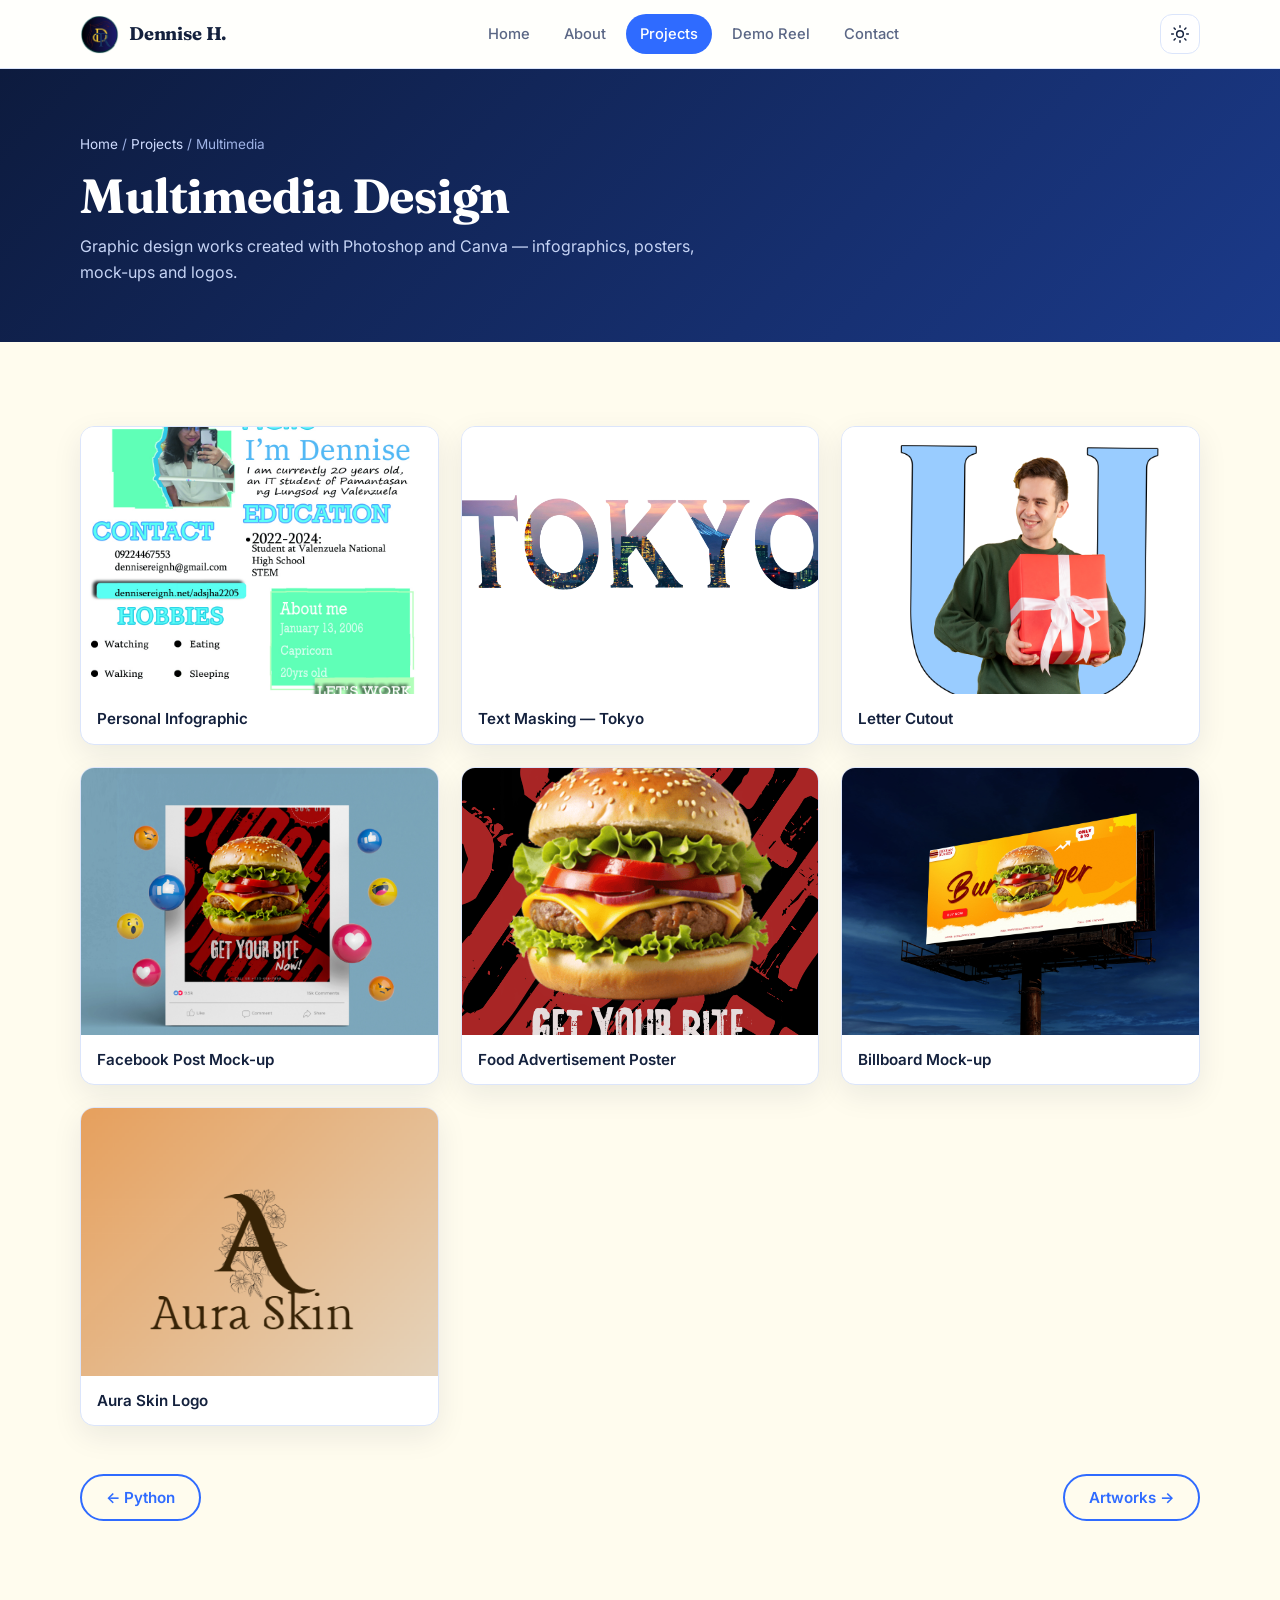
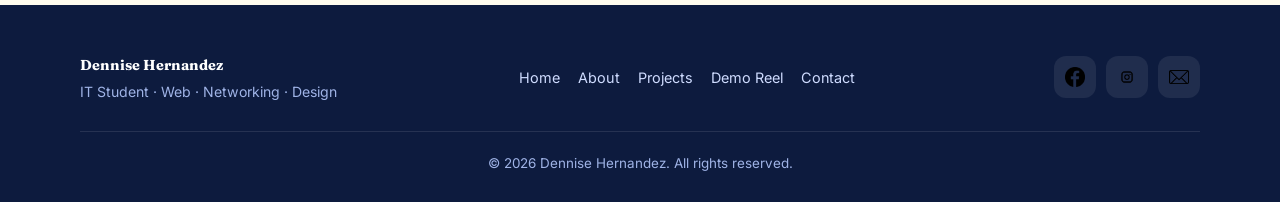
<file: multi.html>
<!DOCTYPE html>
<html lang="en">
<head>
<meta charset="UTF-8">
<meta name="viewport" content="width=device-width, initial-scale=1.0">
<title>Multimedia Design — Dennise Hernandez</title>
<meta name="description" content="Graphic design works by Dennise Hernandez: posters, logos, mock-ups and infographics.">
<meta name="theme-color" content="#0d1b3e">
<meta property="og:title" content="Multimedia Design — Dennise Hernandez">
<meta property="og:description" content="Graphic design works by Dennise Hernandez: posters, logos, mock-ups and infographics.">
<meta property="og:type" content="website">
<link rel="icon" type="image/png" href="imgs/logo1.png">
<link rel="preconnect" href="https://fonts.googleapis.com">
<link rel="preconnect" href="https://fonts.gstatic.com" crossorigin>
<link href="https://fonts.googleapis.com/css2?family=Fraunces:opsz,wght@9..144,600;9..144,700&family=Inter:wght@400;500;600&display=swap" rel="stylesheet">
<link rel="stylesheet" href="stylesheet.css?v=9">
<script>try{var t=localStorage.getItem('theme');if(!t&&matchMedia('(prefers-color-scheme: dark)').matches)t='dark';if(t)document.documentElement.setAttribute('data-theme',t)}catch(e){}</script>
<script>try{if(sessionStorage.getItem('ld-seen'))document.documentElement.classList.add('ld-repeat')}catch(e){}</script>
<noscript><style>#loader{display:none}</style></noscript>
</head>
<body>
<div id="loader" role="status" aria-live="polite" aria-label="Loading">
 <div class="ld-inner">
  <div class="ld-ring"><span class="ld-logo"><img src="imgs/logo1.png" alt="" data-svg="DH"></span></div>
  <div class="ld-name">Dennise Hernandez</div>
  <div class="ld-sub">IT Student Portfolio</div>
  <div class="ld-bar"><i></i></div>
 </div>
</div>

<a class="skip" href="#main">Skip to content</a>
<header class="site">
 <div class="container">
  <nav class="main" aria-label="Main">
   <a class="logo" href="index.html" aria-label="Dennise Hernandez — home"><span class="mono"><img src="imgs/logo1.png" alt="" data-svg="DH"></span><span>Dennise H.</span></a>
   <ul class="nav-links" id="links"><li><a href="index.html">Home</a></li><li><a href="about.html">About</a></li><li><a href="projects.html" aria-current="page">Projects</a></li><li><a href="demo.html">Demo Reel</a></li><li><a href="contact.html">Contact</a></li></ul>
   <div class="nav-actions">
    <button class="icon-btn" id="theme" aria-label="Toggle dark mode"><svg viewBox="0 0 24 24" fill="none" stroke="currentColor" stroke-width="1.8" stroke-linecap="round"><circle cx="12" cy="12" r="4"/><path d="M12 2v2M12 20v2M4.9 4.9l1.4 1.4M17.7 17.7l1.4 1.4M2 12h2M20 12h2M4.9 19.1l1.4-1.4M17.7 6.3l1.4-1.4"/></svg></button>
    <button class="icon-btn menu-btn" id="menu" aria-label="Menu" aria-expanded="false" aria-controls="links"><svg viewBox="0 0 24 24" fill="none" stroke="currentColor" stroke-width="2" stroke-linecap="round"><path d="M4 7h16M4 12h16M4 17h16"/></svg></button>
   </div>
  </nav>
 </div>
</header>
<main id="main">
<section class="page-hero"><div class="container"><div class="crumbs"><a href="index.html">Home</a> / <a href="projects.html">Projects</a> / Multimedia</div><h1>Multimedia Design</h1><p>Graphic design works created with Photoshop and Canva — infographics, posters, mock-ups and logos.</p></div></section>
<section class="block"><div class="container">
 <div class="gallery"><figure class="gitem"><img src="imgs/multi1.jpg" alt="Multimedia 1" loading="lazy" data-fallback><figcaption>Personal Infographic</figcaption></figure><figure class="gitem"><img src="imgs/multi2.png" alt="Text masking design" loading="lazy" data-fallback><figcaption>Text Masking — Tokyo</figcaption></figure><figure class="gitem"><img src="imgs/multi3.png" alt="Letter cutout design" loading="lazy" data-fallback><figcaption>Letter Cutout</figcaption></figure><figure class="gitem"><img src="imgs/multi4.jpg" alt="Multimedia 4" loading="lazy" data-fallback><figcaption>Facebook Post Mock-up</figcaption></figure><figure class="gitem"><img src="imgs/multi5.png" alt="Food advertisement poster" loading="lazy" data-fallback><figcaption>Food Advertisement Poster</figcaption></figure><figure class="gitem"><img src="imgs/multi6.jpg" alt="Billboard mock-up for &quot;Shxean Burger&quot;" loading="lazy" data-fallback><figcaption>Billboard Mock-up</figcaption></figure><figure class="gitem"><img src="imgs/multi7.png" alt="Logo design for &quot;Aura Skin&quot;" loading="lazy" data-fallback><figcaption>Aura Skin Logo</figcaption></figure></div>
 <div class="cat-nav"><a class="btn ghost" href="python.html">← Python</a><a class="btn ghost" href="artwork.html">Artworks →</a></div>
</div></section>
</main>
<footer class="site">
 <div class="container">
  <div class="foot">
   <div><strong style="color:#fff;font-family:Fraunces,serif;font-size:1.1rem"><a class="admin-link" href="admin/login.php" style="color:inherit;text-decoration:none">Dennise Hernandez</a></strong><br><span style="font-size:.88rem">IT Student · Web · Networking · Design</span></div>
   <div><a href="index.html">Home</a><a href="about.html">About</a><a href="projects.html">Projects</a><a href="demo.html">Demo Reel</a><a href="contact.html">Contact</a></div>
   <div class="social">
    <a href="https://www.facebook.com/ottooooo13" target="_blank" rel="noopener" aria-label="Facebook"><img class="" src="imgs/fb_icon.png" alt="" data-svg="&lt;svg viewBox=&quot;0 0 24 24&quot; fill=&quot;currentColor&quot;&gt;&lt;path d=&quot;M13.5 21v-7.5h2.6l.4-3h-3V8.6c0-.9.3-1.5 1.5-1.5h1.6V4.4c-.3 0-1.2-.1-2.3-.1-2.3 0-3.8 1.4-3.8 3.9v2.3H7.9v3h2.6V21z&quot;/&gt;&lt;/svg&gt;" width="24" height="24"></a>
    <a href="https://www.instagram.com/ottttooooo_1/" target="_blank" rel="noopener" aria-label="Instagram"><img class="" src="imgs/ig_icon.png" alt="" data-svg="&lt;svg viewBox=&quot;0 0 24 24&quot; fill=&quot;none&quot; stroke=&quot;currentColor&quot; stroke-width=&quot;1.8&quot;&gt;&lt;rect x=&quot;3.5&quot; y=&quot;3.5&quot; width=&quot;17&quot; height=&quot;17&quot; rx=&quot;5&quot;/&gt;&lt;circle cx=&quot;12&quot; cy=&quot;12&quot; r=&quot;4&quot;/&gt;&lt;circle cx=&quot;17.2&quot; cy=&quot;6.8&quot; r=&quot;1&quot; fill=&quot;currentColor&quot;/&gt;&lt;/svg&gt;" width="24" height="24"></a>
    <a href="mailto:dennisereignh@gmail.com" aria-label="Email"><img class="" src="imgs/email_icon.png" alt="" data-svg="&lt;svg viewBox=&quot;0 0 24 24&quot; fill=&quot;none&quot; stroke=&quot;currentColor&quot; stroke-width=&quot;1.8&quot; stroke-linecap=&quot;round&quot; stroke-linejoin=&quot;round&quot;&gt;&lt;rect x=&quot;3&quot; y=&quot;5&quot; width=&quot;18&quot; height=&quot;14&quot; rx=&quot;2&quot;/&gt;&lt;path d=&quot;m3 7 9 6 9-6&quot;/&gt;&lt;/svg&gt;" width="24" height="24"></a>
   </div>
  </div>
  <p class="copy">© 2026 Dennise Hernandez. All rights reserved.</p>
 </div>
</footer>
<button class="icon-btn" id="top" aria-label="Back to top"><svg viewBox="0 0 24 24" fill="none" stroke="currentColor" stroke-width="2" stroke-linecap="round" stroke-linejoin="round"><path d="m6 14 6-6 6 6"/></svg></button>
<script src="script.js?v=7"></script>
<script src="icons.js?v=1"></script>
<script src="dynamic.js?v=2"></script>
</body>
</html>
</file>
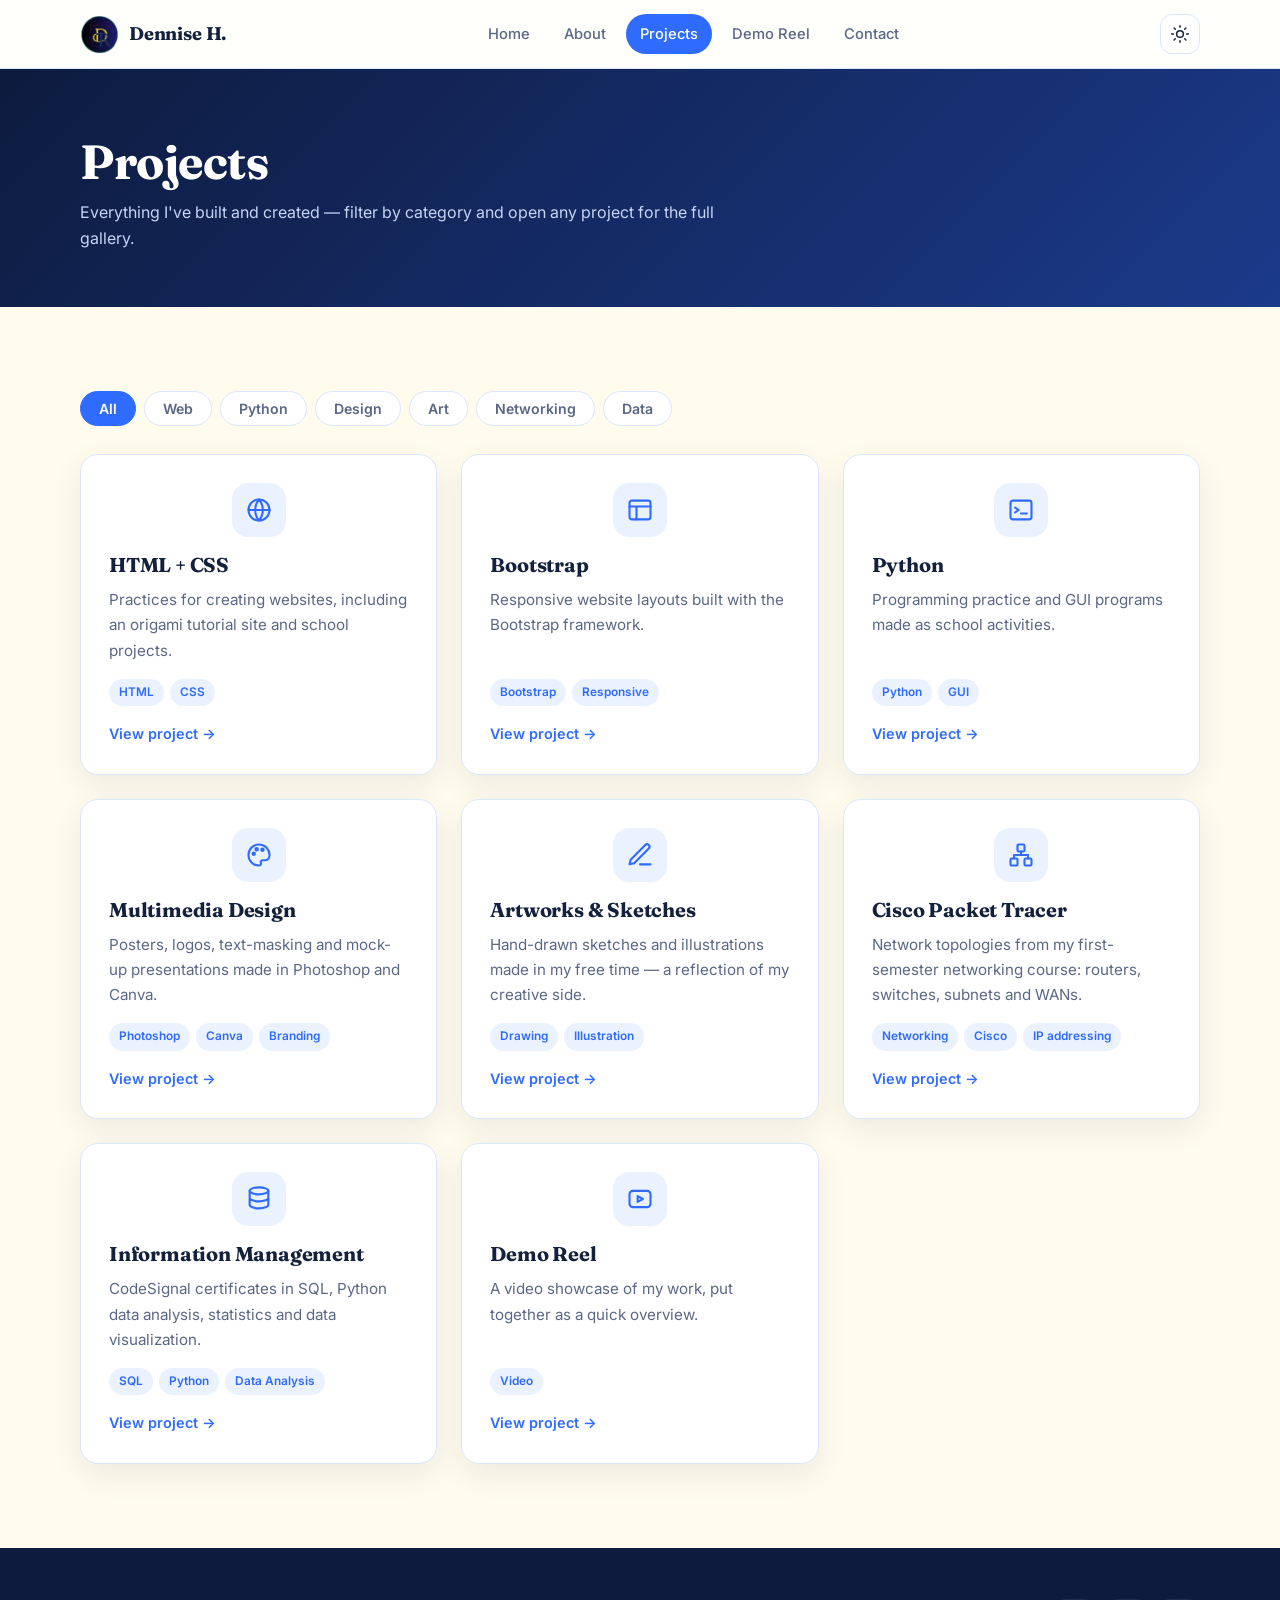
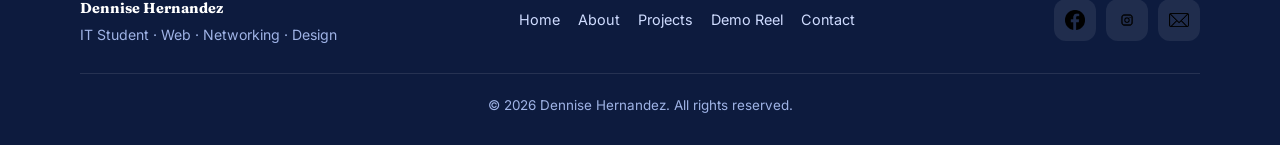
<file: projects.html>
<!DOCTYPE html>
<html lang="en">
<head>
<meta charset="UTF-8">
<meta name="viewport" content="width=device-width, initial-scale=1.0">
<title>Projects — Dennise Hernandez</title>
<meta name="description" content="Web, multimedia, artwork, networking and data projects by Dennise Hernandez.">
<meta name="theme-color" content="#0d1b3e">
<meta property="og:title" content="Projects — Dennise Hernandez">
<meta property="og:description" content="Web, multimedia, artwork, networking and data projects by Dennise Hernandez.">
<meta property="og:type" content="website">
<link rel="icon" type="image/png" href="imgs/logo1.png">
<link rel="preconnect" href="https://fonts.googleapis.com">
<link rel="preconnect" href="https://fonts.gstatic.com" crossorigin>
<link href="https://fonts.googleapis.com/css2?family=Fraunces:opsz,wght@9..144,600;9..144,700&family=Inter:wght@400;500;600&display=swap" rel="stylesheet">
<link rel="stylesheet" href="stylesheet.css?v=9">
<script>try{var t=localStorage.getItem('theme');if(!t&&matchMedia('(prefers-color-scheme: dark)').matches)t='dark';if(t)document.documentElement.setAttribute('data-theme',t)}catch(e){}</script>
<script>try{if(sessionStorage.getItem('ld-seen'))document.documentElement.classList.add('ld-repeat')}catch(e){}</script>
<noscript><style>#loader{display:none}</style></noscript>
</head>
<body>
<div id="loader" role="status" aria-live="polite" aria-label="Loading">
 <div class="ld-inner">
  <div class="ld-ring"><span class="ld-logo"><img src="imgs/logo1.png" alt="" data-svg="DH"></span></div>
  <div class="ld-name">Dennise Hernandez</div>
  <div class="ld-sub">IT Student Portfolio</div>
  <div class="ld-bar"><i></i></div>
 </div>
</div>

<a class="skip" href="#main">Skip to content</a>
<header class="site">
 <div class="container">
  <nav class="main" aria-label="Main">
   <a class="logo" href="index.html" aria-label="Dennise Hernandez — home"><span class="mono"><img src="imgs/logo1.png" alt="" data-svg="DH"></span><span>Dennise H.</span></a>
   <ul class="nav-links" id="links"><li><a href="index.html">Home</a></li><li><a href="about.html">About</a></li><li><a href="projects.html" aria-current="page">Projects</a></li><li><a href="demo.html">Demo Reel</a></li><li><a href="contact.html">Contact</a></li></ul>
   <div class="nav-actions">
    <button class="icon-btn" id="theme" aria-label="Toggle dark mode"><svg viewBox="0 0 24 24" fill="none" stroke="currentColor" stroke-width="1.8" stroke-linecap="round"><circle cx="12" cy="12" r="4"/><path d="M12 2v2M12 20v2M4.9 4.9l1.4 1.4M17.7 17.7l1.4 1.4M2 12h2M20 12h2M4.9 19.1l1.4-1.4M17.7 6.3l1.4-1.4"/></svg></button>
    <button class="icon-btn menu-btn" id="menu" aria-label="Menu" aria-expanded="false" aria-controls="links"><svg viewBox="0 0 24 24" fill="none" stroke="currentColor" stroke-width="2" stroke-linecap="round"><path d="M4 7h16M4 12h16M4 17h16"/></svg></button>
   </div>
  </nav>
 </div>
</header>
<main id="main">
<section class="page-hero"><div class="container"><h1>Projects</h1><p>Everything I've built and created — filter by category and open any project for the full gallery.</p></div></section>
<section class="block"><div class="container">
 <div class="filters" role="group" aria-label="Filter projects"><button class="chip active" data-filter="all" aria-pressed="true">All</button><button class="chip" data-filter="web" aria-pressed="false">Web</button><button class="chip" data-filter="python" aria-pressed="false">Python</button><button class="chip" data-filter="design" aria-pressed="false">Design</button><button class="chip" data-filter="art" aria-pressed="false">Art</button><button class="chip" data-filter="network" aria-pressed="false">Networking</button><button class="chip" data-filter="data" aria-pressed="false">Data</button></div>
 <div class="grid cols-3"><a class="card reveal" href="web.html" data-cat="web"><div class="ico"><svg viewBox="0 0 24 24" fill="none" stroke="currentColor" stroke-width="1.8" stroke-linecap="round" stroke-linejoin="round"><circle cx="12" cy="12" r="9"/><path d="M3 12h18M12 3a14 14 0 0 1 0 18M12 3a14 14 0 0 0 0 18"/></svg></div><h3>HTML + CSS</h3><p>Practices for creating websites, including an origami tutorial site and school projects.</p><div class="tags"><span class="tag">HTML</span><span class="tag">CSS</span></div><span class="more">View project →</span></a><a class="card reveal" href="bootstrap.html" data-cat="web"><div class="ico"><svg viewBox="0 0 24 24" fill="none" stroke="currentColor" stroke-width="1.8" stroke-linecap="round" stroke-linejoin="round"><rect x="3" y="4" width="18" height="16" rx="2"/><path d="M3 9h18M9 9v11"/></svg></div><h3>Bootstrap</h3><p>Responsive website layouts built with the Bootstrap framework.</p><div class="tags"><span class="tag">Bootstrap</span><span class="tag">Responsive</span></div><span class="more">View project →</span></a><a class="card reveal" href="python.html" data-cat="python"><div class="ico"><svg viewBox="0 0 24 24" fill="none" stroke="currentColor" stroke-width="1.8" stroke-linecap="round" stroke-linejoin="round"><rect x="3" y="4" width="18" height="16" rx="2"/><path d="m7 10 3 2-3 2M12 15h5"/></svg></div><h3>Python</h3><p>Programming practice and GUI programs made as school activities.</p><div class="tags"><span class="tag">Python</span><span class="tag">GUI</span></div><span class="more">View project →</span></a><a class="card reveal" href="multi.html" data-cat="design"><div class="ico"><svg viewBox="0 0 24 24" fill="none" stroke="currentColor" stroke-width="1.8" stroke-linecap="round" stroke-linejoin="round"><path d="M12 3a9 9 0 1 0 0 18c1.4 0 2-1 1.6-2.1-.4-1.1.3-2.4 1.6-2.4H17a4 4 0 0 0 4-4A9 9 0 0 0 12 3z"/><circle cx="7.5" cy="11" r="1"/><circle cx="10" cy="7" r="1"/><circle cx="15" cy="7.5" r="1"/></svg></div><h3>Multimedia Design</h3><p>Posters, logos, text-masking and mock-up presentations made in Photoshop and Canva.</p><div class="tags"><span class="tag">Photoshop</span><span class="tag">Canva</span><span class="tag">Branding</span></div><span class="more">View project →</span></a><a class="card reveal" href="artwork.html" data-cat="art"><div class="ico"><svg viewBox="0 0 24 24" fill="none" stroke="currentColor" stroke-width="1.8" stroke-linecap="round" stroke-linejoin="round"><path d="M12 20h9"/><path d="M16.5 3.5a2.1 2.1 0 0 1 3 3L7 19l-4 1 1-4z"/></svg></div><h3>Artworks & Sketches</h3><p>Hand-drawn sketches and illustrations made in my free time — a reflection of my creative side.</p><div class="tags"><span class="tag">Drawing</span><span class="tag">Illustration</span></div><span class="more">View project →</span></a><a class="card reveal" href="cisco.html" data-cat="network"><div class="ico"><svg viewBox="0 0 24 24" fill="none" stroke="currentColor" stroke-width="1.8" stroke-linecap="round" stroke-linejoin="round"><rect x="9" y="3" width="6" height="6" rx="1"/><rect x="3" y="15" width="6" height="6" rx="1"/><rect x="15" y="15" width="6" height="6" rx="1"/><path d="M12 9v3M6 15v-3h12v3"/></svg></div><h3>Cisco Packet Tracer</h3><p>Network topologies from my first-semester networking course: routers, switches, subnets and WANs.</p><div class="tags"><span class="tag">Networking</span><span class="tag">Cisco</span><span class="tag">IP addressing</span></div><span class="more">View project →</span></a><a class="card reveal" href="im.html" data-cat="data"><div class="ico"><svg viewBox="0 0 24 24" fill="none" stroke="currentColor" stroke-width="1.8" stroke-linecap="round" stroke-linejoin="round"><ellipse cx="12" cy="5" rx="8" ry="3"/><path d="M4 5v6c0 1.7 3.6 3 8 3s8-1.3 8-3V5M4 11v6c0 1.7 3.6 3 8 3s8-1.3 8-3v-6"/></svg></div><h3>Information Management</h3><p>CodeSignal certificates in SQL, Python data analysis, statistics and data visualization.</p><div class="tags"><span class="tag">SQL</span><span class="tag">Python</span><span class="tag">Data Analysis</span></div><span class="more">View project →</span></a><a class="card reveal" href="demo.html" data-cat="design web"><div class="ico"><svg viewBox="0 0 24 24" fill="none" stroke="currentColor" stroke-width="1.8" stroke-linecap="round" stroke-linejoin="round"><rect x="3" y="5" width="18" height="14" rx="3"/><path d="M10 9.5v5l4.5-2.5z"/></svg></div><h3>Demo Reel</h3><p>A video showcase of my work, put together as a quick overview.</p><div class="tags"><span class="tag">Video</span></div><span class="more">View project →</span></a></div>
</div></section>
</main>
<footer class="site">
 <div class="container">
  <div class="foot">
   <div><strong style="color:#fff;font-family:Fraunces,serif;font-size:1.1rem"><a class="admin-link" href="admin/login.php" style="color:inherit;text-decoration:none">Dennise Hernandez</a></strong><br><span style="font-size:.88rem">IT Student · Web · Networking · Design</span></div>
   <div><a href="index.html">Home</a><a href="about.html">About</a><a href="projects.html">Projects</a><a href="demo.html">Demo Reel</a><a href="contact.html">Contact</a></div>
   <div class="social">
    <a href="https://www.facebook.com/ottooooo13" target="_blank" rel="noopener" aria-label="Facebook"><img class="" src="imgs/fb_icon.png" alt="" data-svg="&lt;svg viewBox=&quot;0 0 24 24&quot; fill=&quot;currentColor&quot;&gt;&lt;path d=&quot;M13.5 21v-7.5h2.6l.4-3h-3V8.6c0-.9.3-1.5 1.5-1.5h1.6V4.4c-.3 0-1.2-.1-2.3-.1-2.3 0-3.8 1.4-3.8 3.9v2.3H7.9v3h2.6V21z&quot;/&gt;&lt;/svg&gt;" width="24" height="24"></a>
    <a href="https://www.instagram.com/ottttooooo_1/" target="_blank" rel="noopener" aria-label="Instagram"><img class="" src="imgs/ig_icon.png" alt="" data-svg="&lt;svg viewBox=&quot;0 0 24 24&quot; fill=&quot;none&quot; stroke=&quot;currentColor&quot; stroke-width=&quot;1.8&quot;&gt;&lt;rect x=&quot;3.5&quot; y=&quot;3.5&quot; width=&quot;17&quot; height=&quot;17&quot; rx=&quot;5&quot;/&gt;&lt;circle cx=&quot;12&quot; cy=&quot;12&quot; r=&quot;4&quot;/&gt;&lt;circle cx=&quot;17.2&quot; cy=&quot;6.8&quot; r=&quot;1&quot; fill=&quot;currentColor&quot;/&gt;&lt;/svg&gt;" width="24" height="24"></a>
    <a href="mailto:dennisereignh@gmail.com" aria-label="Email"><img class="" src="imgs/email_icon.png" alt="" data-svg="&lt;svg viewBox=&quot;0 0 24 24&quot; fill=&quot;none&quot; stroke=&quot;currentColor&quot; stroke-width=&quot;1.8&quot; stroke-linecap=&quot;round&quot; stroke-linejoin=&quot;round&quot;&gt;&lt;rect x=&quot;3&quot; y=&quot;5&quot; width=&quot;18&quot; height=&quot;14&quot; rx=&quot;2&quot;/&gt;&lt;path d=&quot;m3 7 9 6 9-6&quot;/&gt;&lt;/svg&gt;" width="24" height="24"></a>
   </div>
  </div>
  <p class="copy">© 2026 Dennise Hernandez. All rights reserved.</p>
 </div>
</footer>
<button class="icon-btn" id="top" aria-label="Back to top"><svg viewBox="0 0 24 24" fill="none" stroke="currentColor" stroke-width="2" stroke-linecap="round" stroke-linejoin="round"><path d="m6 14 6-6 6 6"/></svg></button>
<script src="script.js?v=7"></script>
<script src="icons.js?v=1"></script>
<script src="dynamic.js?v=2"></script>
</body>
</html>
</file>
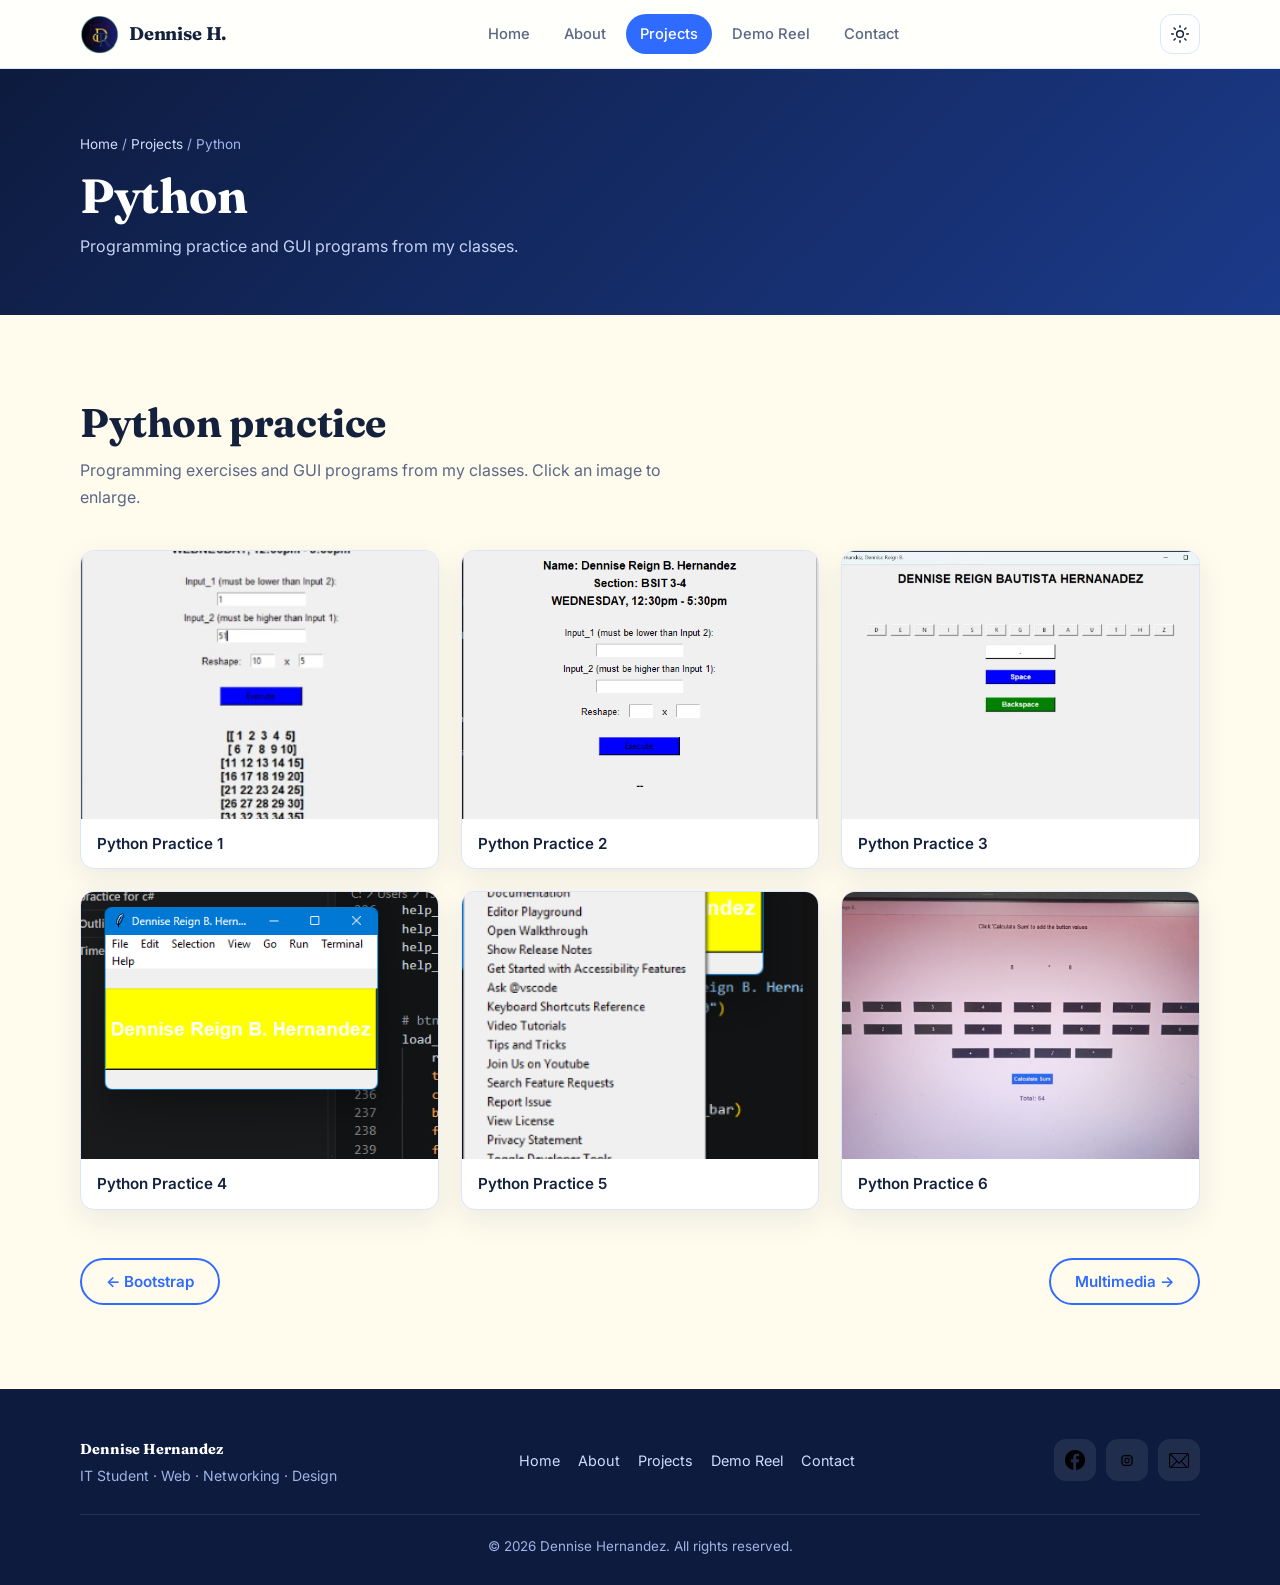
<file: python.html>
<!DOCTYPE html>
<html lang="en">
<head>
<meta charset="UTF-8">
<meta name="viewport" content="width=device-width, initial-scale=1.0">
<title>Python — Dennise Hernandez</title>
<meta name="description" content="Python programming practice by Dennise Hernandez.">
<meta name="theme-color" content="#0d1b3e">
<meta property="og:title" content="Python — Dennise Hernandez">
<meta property="og:description" content="Python programming practice by Dennise Hernandez.">
<meta property="og:type" content="website">
<link rel="icon" type="image/png" href="imgs/logo1.png">
<link rel="preconnect" href="https://fonts.googleapis.com">
<link rel="preconnect" href="https://fonts.gstatic.com" crossorigin>
<link href="https://fonts.googleapis.com/css2?family=Fraunces:opsz,wght@9..144,600;9..144,700&family=Inter:wght@400;500;600&display=swap" rel="stylesheet">
<link rel="stylesheet" href="stylesheet.css?v=9">
<script>try{var t=localStorage.getItem('theme');if(!t&&matchMedia('(prefers-color-scheme: dark)').matches)t='dark';if(t)document.documentElement.setAttribute('data-theme',t)}catch(e){}</script>
<script>try{if(sessionStorage.getItem('ld-seen'))document.documentElement.classList.add('ld-repeat')}catch(e){}</script>
<noscript><style>#loader{display:none}</style></noscript>
</head>
<body>
<div id="loader" role="status" aria-live="polite" aria-label="Loading">
 <div class="ld-inner">
  <div class="ld-ring"><span class="ld-logo"><img src="imgs/logo1.png" alt="" data-svg="DH"></span></div>
  <div class="ld-name">Dennise Hernandez</div>
  <div class="ld-sub">IT Student Portfolio</div>
  <div class="ld-bar"><i></i></div>
 </div>
</div>

<a class="skip" href="#main">Skip to content</a>
<header class="site">
 <div class="container">
  <nav class="main" aria-label="Main">
   <a class="logo" href="index.html" aria-label="Dennise Hernandez — home"><span class="mono"><img src="imgs/logo1.png" alt="" data-svg="DH"></span><span>Dennise H.</span></a>
   <ul class="nav-links" id="links"><li><a href="index.html">Home</a></li><li><a href="about.html">About</a></li><li><a href="projects.html" aria-current="page">Projects</a></li><li><a href="demo.html">Demo Reel</a></li><li><a href="contact.html">Contact</a></li></ul>
   <div class="nav-actions">
    <button class="icon-btn" id="theme" aria-label="Toggle dark mode"><svg viewBox="0 0 24 24" fill="none" stroke="currentColor" stroke-width="1.8" stroke-linecap="round"><circle cx="12" cy="12" r="4"/><path d="M12 2v2M12 20v2M4.9 4.9l1.4 1.4M17.7 17.7l1.4 1.4M2 12h2M20 12h2M4.9 19.1l1.4-1.4M17.7 6.3l1.4-1.4"/></svg></button>
    <button class="icon-btn menu-btn" id="menu" aria-label="Menu" aria-expanded="false" aria-controls="links"><svg viewBox="0 0 24 24" fill="none" stroke="currentColor" stroke-width="2" stroke-linecap="round"><path d="M4 7h16M4 12h16M4 17h16"/></svg></button>
   </div>
  </nav>
 </div>
</header>
<main id="main">
<section class="page-hero"><div class="container"><div class="crumbs"><a href="index.html">Home</a> / <a href="projects.html">Projects</a> / Python</div><h1>Python</h1><p>Programming practice and GUI programs from my classes.</p></div></section>
<section class="block"><div class="container">
 <div class="sec-head"><h2>Python practice</h2><p>Programming exercises and GUI programs from my classes. Click an image to enlarge.</p></div>
 <div class="gallery"><figure class="gitem"><img src="imgs/python1.png" data-exts="jpg,jpeg,webp,PNG,JPG" alt="Python practice 1" loading="lazy" data-fallback><figcaption>Python Practice 1</figcaption></figure><figure class="gitem"><img src="imgs/python2.png" data-exts="jpg,jpeg,webp,PNG,JPG" alt="Python practice 2" loading="lazy" data-fallback><figcaption>Python Practice 2</figcaption></figure><figure class="gitem"><img src="imgs/python3.png" data-exts="jpg,jpeg,webp,PNG,JPG" alt="Python practice 3" loading="lazy" data-fallback><figcaption>Python Practice 3</figcaption></figure><figure class="gitem"><img src="imgs/python4.png" data-exts="jpg,jpeg,webp,PNG,JPG" alt="Python practice 4" loading="lazy" data-fallback><figcaption>Python Practice 4</figcaption></figure><figure class="gitem"><img src="imgs/python5.png" data-exts="jpg,jpeg,webp,PNG,JPG" alt="Python practice 5" loading="lazy" data-fallback><figcaption>Python Practice 5</figcaption></figure><figure class="gitem"><img src="imgs/python6.png" data-exts="jpg,jpeg,webp,PNG,JPG" alt="Python practice 6" loading="lazy" data-fallback><figcaption>Python Practice 6</figcaption></figure></div>
 <div class="cat-nav"><a class="btn ghost" href="bootstrap.html">← Bootstrap</a><a class="btn ghost" href="multi.html">Multimedia →</a></div>
</div></section>
</main>
<footer class="site">
 <div class="container">
  <div class="foot">
   <div><strong style="color:#fff;font-family:Fraunces,serif;font-size:1.1rem"><a class="admin-link" href="admin/login.php" style="color:inherit;text-decoration:none">Dennise Hernandez</a></strong><br><span style="font-size:.88rem">IT Student · Web · Networking · Design</span></div>
   <div><a href="index.html">Home</a><a href="about.html">About</a><a href="projects.html">Projects</a><a href="demo.html">Demo Reel</a><a href="contact.html">Contact</a></div>
   <div class="social">
    <a href="https://www.facebook.com/ottooooo13" target="_blank" rel="noopener" aria-label="Facebook"><img class="" src="imgs/fb_icon.png" alt="" data-svg="&lt;svg viewBox=&quot;0 0 24 24&quot; fill=&quot;currentColor&quot;&gt;&lt;path d=&quot;M13.5 21v-7.5h2.6l.4-3h-3V8.6c0-.9.3-1.5 1.5-1.5h1.6V4.4c-.3 0-1.2-.1-2.3-.1-2.3 0-3.8 1.4-3.8 3.9v2.3H7.9v3h2.6V21z&quot;/&gt;&lt;/svg&gt;" width="24" height="24"></a>
    <a href="https://www.instagram.com/ottttooooo_1/" target="_blank" rel="noopener" aria-label="Instagram"><img class="" src="imgs/ig_icon.png" alt="" data-svg="&lt;svg viewBox=&quot;0 0 24 24&quot; fill=&quot;none&quot; stroke=&quot;currentColor&quot; stroke-width=&quot;1.8&quot;&gt;&lt;rect x=&quot;3.5&quot; y=&quot;3.5&quot; width=&quot;17&quot; height=&quot;17&quot; rx=&quot;5&quot;/&gt;&lt;circle cx=&quot;12&quot; cy=&quot;12&quot; r=&quot;4&quot;/&gt;&lt;circle cx=&quot;17.2&quot; cy=&quot;6.8&quot; r=&quot;1&quot; fill=&quot;currentColor&quot;/&gt;&lt;/svg&gt;" width="24" height="24"></a>
    <a href="mailto:dennisereignh@gmail.com" aria-label="Email"><img class="" src="imgs/email_icon.png" alt="" data-svg="&lt;svg viewBox=&quot;0 0 24 24&quot; fill=&quot;none&quot; stroke=&quot;currentColor&quot; stroke-width=&quot;1.8&quot; stroke-linecap=&quot;round&quot; stroke-linejoin=&quot;round&quot;&gt;&lt;rect x=&quot;3&quot; y=&quot;5&quot; width=&quot;18&quot; height=&quot;14&quot; rx=&quot;2&quot;/&gt;&lt;path d=&quot;m3 7 9 6 9-6&quot;/&gt;&lt;/svg&gt;" width="24" height="24"></a>
   </div>
  </div>
  <p class="copy">© 2026 Dennise Hernandez. All rights reserved.</p>
 </div>
</footer>
<button class="icon-btn" id="top" aria-label="Back to top"><svg viewBox="0 0 24 24" fill="none" stroke="currentColor" stroke-width="2" stroke-linecap="round" stroke-linejoin="round"><path d="m6 14 6-6 6 6"/></svg></button>
<script src="script.js?v=7"></script>
<script src="icons.js?v=1"></script>
<script src="dynamic.js?v=2"></script>
</body>
</html>
</file>
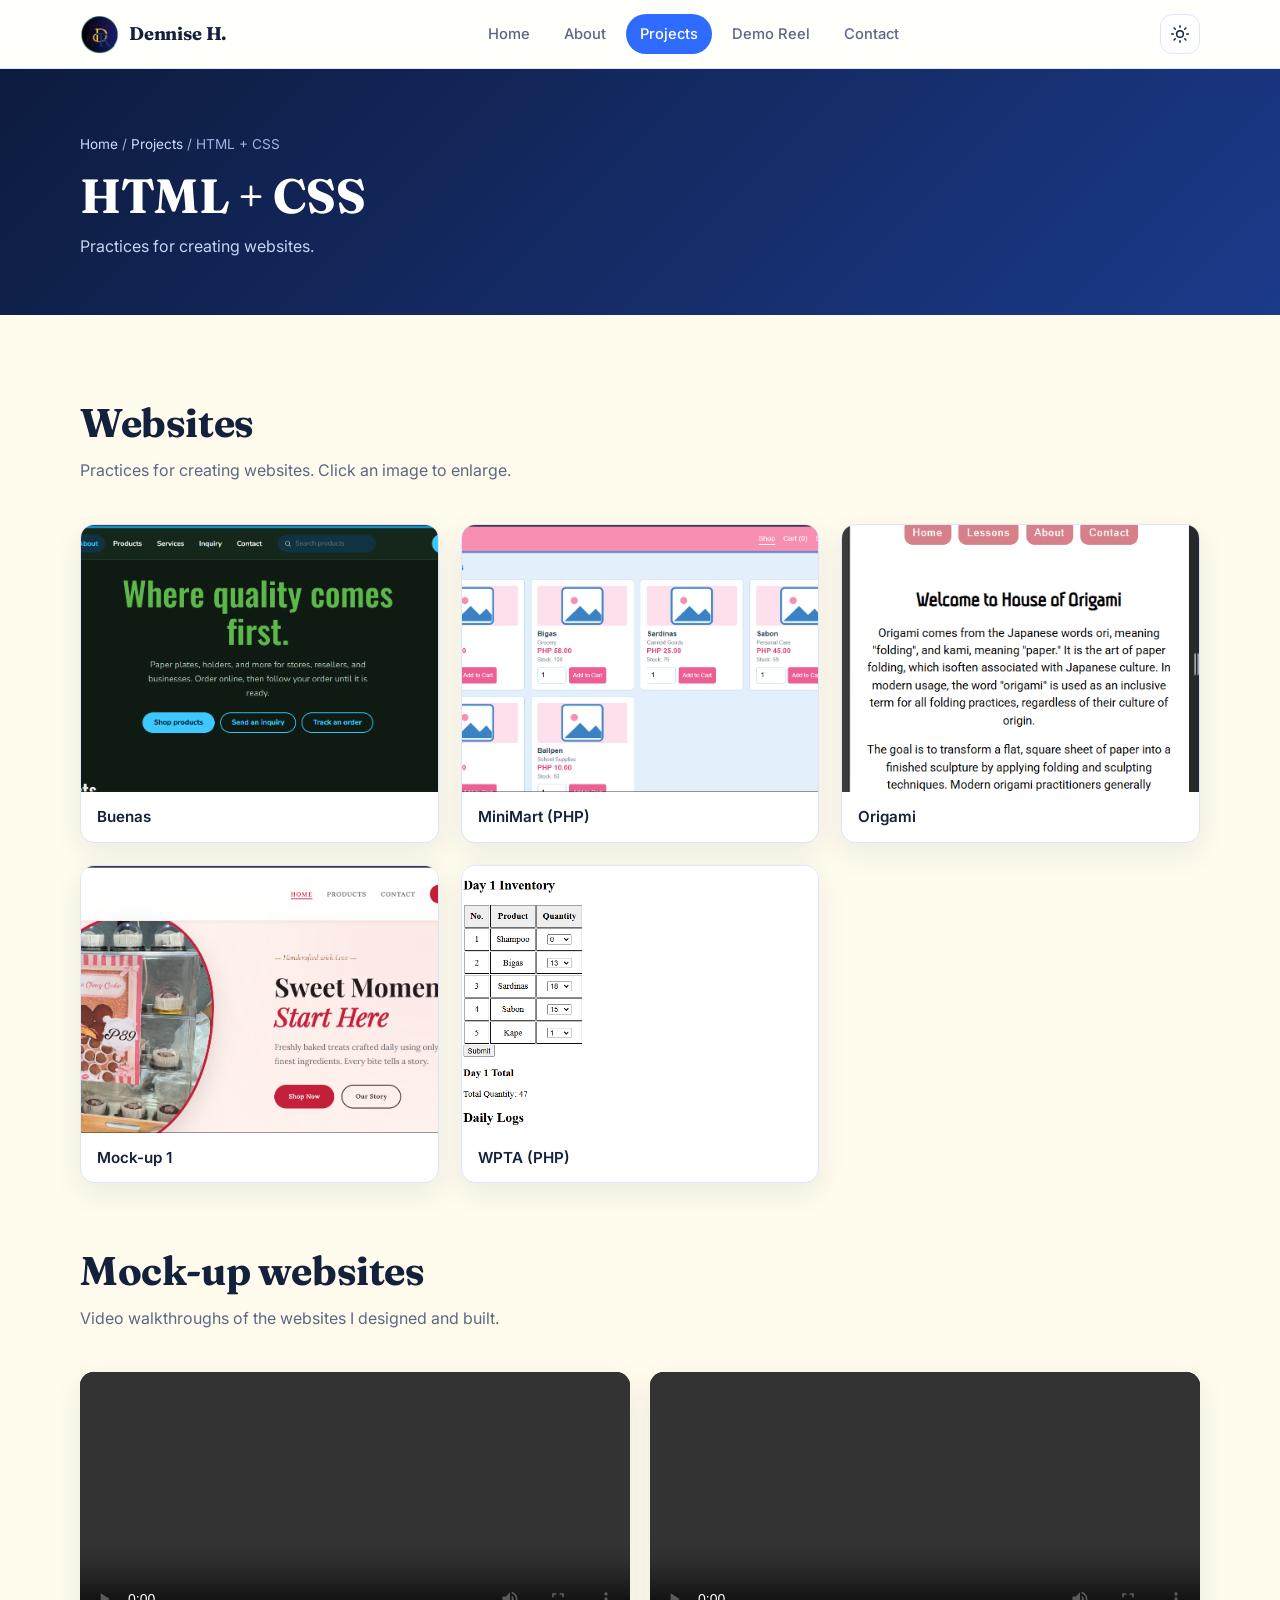
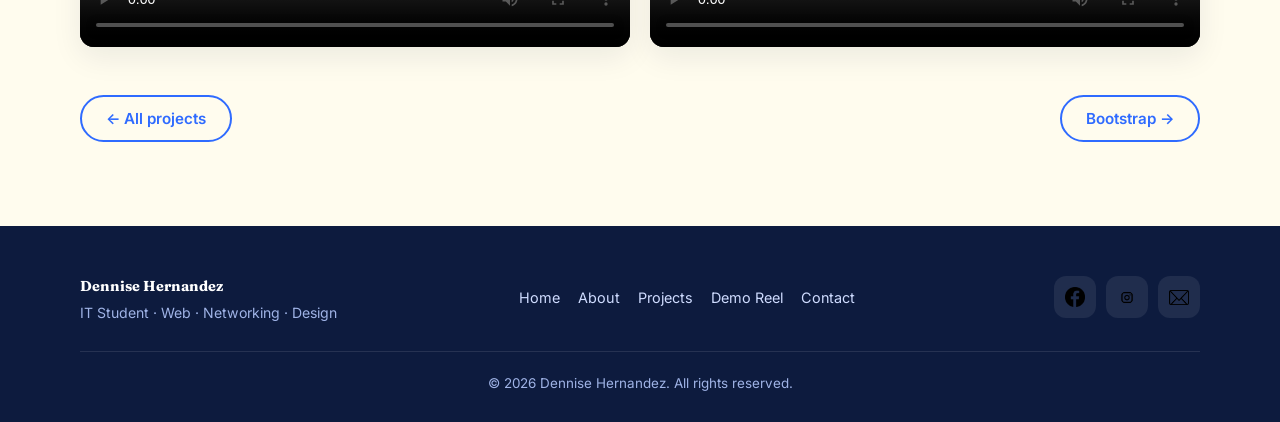
<file: web.html>
<!DOCTYPE html>
<html lang="en">
<head>
<meta charset="UTF-8">
<meta name="viewport" content="width=device-width, initial-scale=1.0">
<title>HTML + CSS — Dennise Hernandez</title>
<meta name="description" content="Practices for creating websites with HTML and CSS by Dennise Hernandez.">
<meta name="theme-color" content="#0d1b3e">
<meta property="og:title" content="HTML + CSS — Dennise Hernandez">
<meta property="og:description" content="Practices for creating websites with HTML and CSS by Dennise Hernandez.">
<meta property="og:type" content="website">
<link rel="icon" type="image/png" href="imgs/logo1.png">
<link rel="preconnect" href="https://fonts.googleapis.com">
<link rel="preconnect" href="https://fonts.gstatic.com" crossorigin>
<link href="https://fonts.googleapis.com/css2?family=Fraunces:opsz,wght@9..144,600;9..144,700&family=Inter:wght@400;500;600&display=swap" rel="stylesheet">
<link rel="stylesheet" href="stylesheet.css?v=9">
<script>try{var t=localStorage.getItem('theme');if(!t&&matchMedia('(prefers-color-scheme: dark)').matches)t='dark';if(t)document.documentElement.setAttribute('data-theme',t)}catch(e){}</script>
<script>try{if(sessionStorage.getItem('ld-seen'))document.documentElement.classList.add('ld-repeat')}catch(e){}</script>
<noscript><style>#loader{display:none}</style></noscript>
</head>
<body>
<div id="loader" role="status" aria-live="polite" aria-label="Loading">
 <div class="ld-inner">
  <div class="ld-ring"><span class="ld-logo"><img src="imgs/logo1.png" alt="" data-svg="DH"></span></div>
  <div class="ld-name">Dennise Hernandez</div>
  <div class="ld-sub">IT Student Portfolio</div>
  <div class="ld-bar"><i></i></div>
 </div>
</div>

<a class="skip" href="#main">Skip to content</a>
<header class="site">
 <div class="container">
  <nav class="main" aria-label="Main">
   <a class="logo" href="index.html" aria-label="Dennise Hernandez — home"><span class="mono"><img src="imgs/logo1.png" alt="" data-svg="DH"></span><span>Dennise H.</span></a>
   <ul class="nav-links" id="links"><li><a href="index.html">Home</a></li><li><a href="about.html">About</a></li><li><a href="projects.html" aria-current="page">Projects</a></li><li><a href="demo.html">Demo Reel</a></li><li><a href="contact.html">Contact</a></li></ul>
   <div class="nav-actions">
    <button class="icon-btn" id="theme" aria-label="Toggle dark mode"><svg viewBox="0 0 24 24" fill="none" stroke="currentColor" stroke-width="1.8" stroke-linecap="round"><circle cx="12" cy="12" r="4"/><path d="M12 2v2M12 20v2M4.9 4.9l1.4 1.4M17.7 17.7l1.4 1.4M2 12h2M20 12h2M4.9 19.1l1.4-1.4M17.7 6.3l1.4-1.4"/></svg></button>
    <button class="icon-btn menu-btn" id="menu" aria-label="Menu" aria-expanded="false" aria-controls="links"><svg viewBox="0 0 24 24" fill="none" stroke="currentColor" stroke-width="2" stroke-linecap="round"><path d="M4 7h16M4 12h16M4 17h16"/></svg></button>
   </div>
  </nav>
 </div>
</header>
<main id="main">
<section class="page-hero"><div class="container"><div class="crumbs"><a href="index.html">Home</a> / <a href="projects.html">Projects</a> / HTML + CSS</div><h1>HTML + CSS</h1><p>Practices for creating websites.</p></div></section>
<section class="block"><div class="container">
 <div class="sec-head"><h2>Websites</h2><p>Practices for creating websites. Click an image to enlarge.</p></div>
 <div class="gallery"><figure class="gitem"><img src="imgs/buenas.png" data-exts="jpg,jpeg,webp,PNG,JPG" alt="Buenas website screenshot" loading="lazy" data-fallback><figcaption>Buenas</figcaption></figure><figure class="gitem"><img src="imgs/minimart_php.png" data-exts="jpg,jpeg,webp,PNG,JPG" alt="MiniMart (PHP) website screenshot" loading="lazy" data-fallback><figcaption>MiniMart (PHP)</figcaption></figure><figure class="gitem"><img src="imgs/origami.png" data-exts="jpg,jpeg,webp,PNG,JPG" alt="Origami website screenshot" loading="lazy" data-fallback><figcaption>Origami</figcaption></figure><figure class="gitem"><img src="imgs/mockup1.png" data-exts="jpg,jpeg,webp,PNG,JPG" alt="Mock-up 1 website screenshot" loading="lazy" data-fallback><figcaption>Mock-up 1</figcaption></figure><figure class="gitem"><img src="imgs/wpta_php.png" data-exts="jpg,jpeg,webp,PNG,JPG" alt="WPTA (PHP) website screenshot" loading="lazy" data-fallback><figcaption>WPTA (PHP)</figcaption></figure></div>
 <div class="sec-head" style="margin-top:64px"><h2>Mock-up websites</h2><p>Video walkthroughs of the websites I designed and built.</p></div>
 <div class="videos">
  <video controls preload="metadata" aria-label="Mock-up website 1"><source src="videos/mockup1.mp4" type="video/mp4">Your browser can't play this video.</video>
  <video controls preload="metadata" aria-label="Mock-up website 2"><source src="videos/mockup2.mp4" type="video/mp4">Your browser can't play this video.</video>
 </div>
 <div class="cat-nav"><a class="btn ghost" href="projects.html">← All projects</a><a class="btn ghost" href="bootstrap.html">Bootstrap →</a></div>
</div></section>
</main>
<footer class="site">
 <div class="container">
  <div class="foot">
   <div><strong style="color:#fff;font-family:Fraunces,serif;font-size:1.1rem"><a class="admin-link" href="admin/login.php" style="color:inherit;text-decoration:none">Dennise Hernandez</a></strong><br><span style="font-size:.88rem">IT Student · Web · Networking · Design</span></div>
   <div><a href="index.html">Home</a><a href="about.html">About</a><a href="projects.html">Projects</a><a href="demo.html">Demo Reel</a><a href="contact.html">Contact</a></div>
   <div class="social">
    <a href="https://www.facebook.com/ottooooo13" target="_blank" rel="noopener" aria-label="Facebook"><img class="" src="imgs/fb_icon.png" alt="" data-svg="&lt;svg viewBox=&quot;0 0 24 24&quot; fill=&quot;currentColor&quot;&gt;&lt;path d=&quot;M13.5 21v-7.5h2.6l.4-3h-3V8.6c0-.9.3-1.5 1.5-1.5h1.6V4.4c-.3 0-1.2-.1-2.3-.1-2.3 0-3.8 1.4-3.8 3.9v2.3H7.9v3h2.6V21z&quot;/&gt;&lt;/svg&gt;" width="24" height="24"></a>
    <a href="https://www.instagram.com/ottttooooo_1/" target="_blank" rel="noopener" aria-label="Instagram"><img class="" src="imgs/ig_icon.png" alt="" data-svg="&lt;svg viewBox=&quot;0 0 24 24&quot; fill=&quot;none&quot; stroke=&quot;currentColor&quot; stroke-width=&quot;1.8&quot;&gt;&lt;rect x=&quot;3.5&quot; y=&quot;3.5&quot; width=&quot;17&quot; height=&quot;17&quot; rx=&quot;5&quot;/&gt;&lt;circle cx=&quot;12&quot; cy=&quot;12&quot; r=&quot;4&quot;/&gt;&lt;circle cx=&quot;17.2&quot; cy=&quot;6.8&quot; r=&quot;1&quot; fill=&quot;currentColor&quot;/&gt;&lt;/svg&gt;" width="24" height="24"></a>
    <a href="mailto:dennisereignh@gmail.com" aria-label="Email"><img class="" src="imgs/email_icon.png" alt="" data-svg="&lt;svg viewBox=&quot;0 0 24 24&quot; fill=&quot;none&quot; stroke=&quot;currentColor&quot; stroke-width=&quot;1.8&quot; stroke-linecap=&quot;round&quot; stroke-linejoin=&quot;round&quot;&gt;&lt;rect x=&quot;3&quot; y=&quot;5&quot; width=&quot;18&quot; height=&quot;14&quot; rx=&quot;2&quot;/&gt;&lt;path d=&quot;m3 7 9 6 9-6&quot;/&gt;&lt;/svg&gt;" width="24" height="24"></a>
   </div>
  </div>
  <p class="copy">© 2026 Dennise Hernandez. All rights reserved.</p>
 </div>
</footer>
<button class="icon-btn" id="top" aria-label="Back to top"><svg viewBox="0 0 24 24" fill="none" stroke="currentColor" stroke-width="2" stroke-linecap="round" stroke-linejoin="round"><path d="m6 14 6-6 6 6"/></svg></button>
<script src="script.js?v=7"></script>
<script src="icons.js?v=1"></script>
<script src="dynamic.js?v=2"></script>
</body>
</html>
</file>
<file: stylesheet.css>
/* Dennise Hernandez — Portfolio */
:root{
  --bg:#fffcee; --surface:#ffffff; --surface-2:#eaf1ff; --text:#14213d; --muted:#5b6785;
  --brand:#2f6bff; --brand-2:#0d1b3e; --accent:#ffb347; --line:#dbe5fb;
  --shadow:0 10px 30px rgba(13,27,62,.08); --shadow-lg:0 18px 45px rgba(13,27,62,.16);
  --radius:18px; --nav-bg:rgba(255,255,255,.82);
}
:root[data-theme="dark"]{
  --bg:#0a1126; --surface:#121b36; --surface-2:#18244a; --text:#e8eefc; --muted:#9aa8cc;
  --brand:#6b9bff; --brand-2:#050a18; --line:#233058;
  --shadow:0 10px 30px rgba(0,0,0,.35); --shadow-lg:0 18px 45px rgba(0,0,0,.5); --nav-bg:rgba(10,17,38,.82);
}
*{margin:0;padding:0;box-sizing:border-box}
html{scroll-behavior:smooth;scroll-padding-top:80px}
body{font-family:'Inter',system-ui,sans-serif;background:var(--bg);color:var(--text);line-height:1.65;-webkit-font-smoothing:antialiased;transition:background .3s,color .3s}
h1,h2,h3,.logo{font-family:'Fraunces',Georgia,serif;line-height:1.2;letter-spacing:-.01em}
img,video{max-width:100%;display:block}
a{color:var(--brand)}
.container{width:min(1120px,100% - 40px);margin-inline:auto}
.skip{position:absolute;left:-999px;top:8px;background:var(--brand);color:#fff;padding:8px 14px;border-radius:8px;z-index:2000}
.skip:focus{left:8px}
:focus-visible{outline:3px solid var(--accent);outline-offset:3px;border-radius:6px}

/* NAV */
header.site{position:sticky;top:0;z-index:900;background:var(--nav-bg);backdrop-filter:blur(14px);border-bottom:1px solid var(--line)}
nav.main{display:flex;align-items:center;justify-content:space-between;height:68px}
.logo{display:flex;align-items:center;gap:10px;text-decoration:none;color:var(--text);font-size:1.15rem;font-weight:700}
.logo .mono{width:39px;height:39px;background:none;display:grid;place-items:center;flex:none}
.logo .mono img{width:100%;height:100%;object-fit:contain;display:block}.logo .mono.fb{background:linear-gradient(135deg,var(--brand),#7b5cff)}
.nav-links{display:flex;gap:6px;list-style:none;align-items:center}
.nav-links a{display:block;padding:8px 14px;border-radius:999px;text-decoration:none;color:var(--muted);font-weight:500;font-size:.92rem;transition:.2s}
.nav-links a:hover{color:var(--text);background:var(--surface-2)}
.nav-links a[aria-current="page"]{color:#fff;background:var(--brand)}
.icon-btn{border:1px solid var(--line);background:var(--surface);color:var(--text);width:40px;height:40px;border-radius:12px;cursor:pointer;display:grid;place-items:center;transition:.2s}
.icon-btn:hover{border-color:var(--brand);color:var(--brand)}
.icon-btn svg{width:20px;height:20px}
.nav-actions{display:flex;gap:8px;align-items:center}
.menu-btn{display:none}
@media(max-width:820px){
  .menu-btn{display:grid}
  .nav-links{position:absolute;top:68px;left:0;right:0;flex-direction:column;background:var(--surface);padding:12px 20px 20px;border-bottom:1px solid var(--line);box-shadow:var(--shadow);display:none;align-items:stretch}
  .nav-links.open{display:flex}
  .nav-links a{padding:12px 14px}
}

/* BUTTONS */
.btn{display:inline-flex;align-items:center;gap:8px;padding:12px 24px;border-radius:999px;border:2px solid var(--brand);background:var(--brand);color:#fff;font:600 .95rem 'Inter',sans-serif;text-decoration:none;cursor:pointer;transition:.2s}
.btn:hover{transform:translateY(-2px);box-shadow:0 8px 22px rgba(47,107,255,.35)}
.btn.ghost{background:transparent;color:var(--brand)}
.btn.light{background:#fff;border-color:#fff;color:#0d1b3e}
.btn.ghost-light{background:transparent;border-color:rgba(255,255,255,.6);color:#fff}

/* HERO */.hero{position:relative;color:#fff;overflow:hidden;background:linear-gradient(135deg,#0d1b3e 0%,#1b3a8a 55%,#4b3fd1 100%)}
.hero.has-bg{background:linear-gradient(135deg,rgba(13,27,62,.88),rgba(40,50,160,.82)),url("imgs/b2.jpg") center/cover}
.hero::after{content:"";position:absolute;width:520px;height:520px;right:-140px;top:-160px;border-radius:50%;background:radial-gradient(circle,rgba(255,179,71,.35),transparent 65%);pointer-events:none}
.hero .container{display:grid;grid-template-columns:1fr 1fr;gap:48px;align-items:center;padding:96px 0 110px;position:relative;z-index:1}
.eyebrow{display:inline-block;font-size:.8rem;font-weight:600;letter-spacing:.14em;text-transform:uppercase;color:var(--accent);margin-bottom:14px}
.hero h1{font-size:clamp(2.4rem,5.5vw,4rem);margin-bottom:18px}
.hero h1 em{font-style:normal;color:var(--accent)}
.hero p.lead{font-size:1.12rem;color:#d3def8;max-width:560px;margin-bottom:30px}
.cta{display:flex;gap:12px;flex-wrap:wrap}
.avatar-wrap{justify-self:stretch;position:relative}
.avatar{width:100%;max-height:520px;aspect-ratio:4/5;object-fit:cover;object-position:top;border:none;border-radius:18px;box-shadow:var(--shadow-lg);background:linear-gradient(135deg,#2f6bff,#7b5cff)}
@keyframes morph{50%{border-radius:58% 42% 40% 60%/55% 55% 45% 45%}}
@media(max-width:820px){.hero .container{grid-template-columns:1fr;padding:60px 0 80px;text-align:center}.hero p.lead{margin-inline:auto}.cta{justify-content:center}.avatar-wrap{order:-1}}

.stats{display:grid;grid-template-columns:repeat(4,1fr);gap:16px;margin-top:-52px;position:relative;z-index:2}
.stat{background:var(--surface);border:1px solid var(--line);border-radius:var(--radius);padding:22px;text-align:center;box-shadow:var(--shadow)}
.stat b{display:block;font:700 2rem 'Fraunces',serif;color:var(--brand)}
.stat span{font-size:.85rem;color:var(--muted)}
@media(max-width:700px){.stats{grid-template-columns:repeat(2,1fr)}}

/* SECTIONS */
section.block{padding:84px 0}
section.alt{background:var(--bg)}
.sec-head{max-width:640px;margin-bottom:40px}
.sec-head.center{margin-inline:auto;text-align:center}
.sec-head .eyebrow{color:var(--brand)}
.sec-head h2{font-size:clamp(1.8rem,3.5vw,2.5rem);margin-bottom:10px}
.sec-head p{color:var(--muted)}
.page-hero{background:linear-gradient(135deg,#0d1b3e,#1b3a8a);color:#fff;padding:64px 0 56px}
.page-hero h1{font-size:clamp(2rem,4.5vw,3rem);margin-bottom:8px}
.page-hero p{color:#c6d4f5;max-width:640px}
.crumbs{font-size:.85rem;margin-bottom:12px;color:#9fb3e6}
.crumbs a{color:#cfdcff;text-decoration:none}.crumbs a:hover{text-decoration:underline}

/* CARDS */
.grid{display:grid;gap:24px}
.grid.cols-3{grid-template-columns:repeat(auto-fill,minmax(300px,1fr))}
.card{background:var(--surface);border:1px solid var(--line);border-radius:var(--radius);padding:28px;box-shadow:var(--shadow);transition:.25s;display:flex;flex-direction:column;gap:10px;text-decoration:none;color:inherit}
a.card:hover,.card.hover:hover{transform:translateY(-6px);box-shadow:var(--shadow-lg);border-color:var(--brand)}
.card .ico{width:54px;height:54px;border-radius:16px;background:var(--surface-2);color:var(--brand);display:grid;place-items:center;margin-bottom:6px}
.card .ico svg{width:28px;height:28px}
.card h3{font-size:1.25rem}
.card p{color:var(--muted);font-size:.95rem;flex:1}
.tags{display:flex;flex-wrap:wrap;gap:6px;margin-top:6px}
.tag{font-size:.74rem;font-weight:600;padding:4px 10px;border-radius:999px;background:var(--surface-2);color:var(--brand)}
.card .more{font-weight:600;font-size:.9rem;color:var(--brand);margin-top:6px}
.card.hidden{display:none}

.filters{display:flex;flex-wrap:wrap;gap:8px;margin-bottom:28px}
.chip{border:1px solid var(--line);background:var(--surface);color:var(--muted);padding:8px 18px;border-radius:999px;font:600 .88rem 'Inter',sans-serif;cursor:pointer;transition:.2s}
.chip:hover{border-color:var(--brand);color:var(--brand)}
.chip.active{background:var(--brand);border-color:var(--brand);color:#fff}

/* ABOUT */
.about-grid{display:grid;grid-template-columns:320px 1fr;gap:48px;align-items:start}
.about-photo{border-radius:var(--radius);aspect-ratio:4/5;object-fit:cover;width:100%;box-shadow:var(--shadow-lg);background:linear-gradient(135deg,#2f6bff,#7b5cff)}
.about-text p{color:var(--muted);margin-bottom:16px}
.about-text h2{font-size:2rem;margin-bottom:14px}
@media(max-width:820px){.about-grid{grid-template-columns:1fr}.about-photo{max-width:320px}}
.skill{margin-bottom:18px}
.skill .row{display:flex;justify-content:space-between;font-weight:600;font-size:.92rem;margin-bottom:6px}
.bar{height:9px;border-radius:99px;background:var(--surface-2);overflow:hidden}
.bar i{display:block;height:100%;width:0;border-radius:99px;background:linear-gradient(90deg,var(--brand),#7b5cff);transition:width 1.2s cubic-bezier(.2,.8,.2,1)}
.timeline{border-left:2px solid var(--line);padding-left:26px;display:grid;gap:26px}
.tl{position:relative}
.tl::before{content:"";position:absolute;left:-34px;top:6px;width:14px;height:14px;border-radius:50%;background:var(--brand);border:3px solid var(--bg)}
.tl small{color:var(--brand);font-weight:700;letter-spacing:.05em}
.tl h3{font-size:1.1rem;margin:2px 0}
.tl p{color:var(--muted);font-size:.93rem}
.pill-list{display:flex;flex-wrap:wrap;gap:10px;list-style:none}
.pill-list li{padding:8px 16px;border-radius:999px;background:var(--surface);border:1px solid var(--line);font-size:.9rem}

/* GALLERY */
.gallery{display:grid;grid-template-columns:repeat(auto-fill,minmax(250px,1fr));gap:20px}
.gallery.tall{grid-template-columns:repeat(auto-fill,minmax(200px,1fr))}
.gitem{background:var(--surface);border:1px solid var(--line);border-radius:14px;overflow:hidden;box-shadow:var(--shadow);transition:.25s;cursor:zoom-in;margin:0}
.gitem:hover{transform:translateY(-4px);box-shadow:var(--shadow-lg)}
.gitem img{width:100%;aspect-ratio:4/3;object-fit:cover;background:var(--surface-2)}
.gallery.tall .gitem img{aspect-ratio:3/4}
.gitem figcaption{padding:12px 14px;font-size:.84rem;color:var(--muted);line-height:1.5}
.ph{width:100%;aspect-ratio:4/3;display:grid;place-items:center;background:repeating-linear-gradient(45deg,var(--surface-2),var(--surface-2) 12px,var(--bg) 12px,var(--bg) 24px);color:var(--muted);font-size:.8rem;text-align:center;padding:12px}
.gallery.tall .ph{aspect-ratio:3/4}
.videos{display:grid;grid-template-columns:repeat(auto-fit,minmax(280px,1fr));gap:20px}
.videos video{width:100%;border-radius:14px;background:#000;box-shadow:var(--shadow)}
.note{background:var(--surface);border:1px dashed var(--line);border-radius:14px;padding:16px 20px;color:var(--muted);font-size:.9rem}
.cat-nav{display:flex;justify-content:space-between;gap:12px;margin-top:48px;flex-wrap:wrap}

/* LIGHTBOX */
.lb{position:fixed;inset:0;background:rgba(5,10,24,.92);z-index:3000;display:none;flex-direction:column;align-items:center;justify-content:center;padding:24px}
.lb.open{display:flex}
.lb img{max-height:78vh;max-width:min(1100px,92vw);border-radius:10px;box-shadow:var(--shadow-lg)}
.lb p{color:#dbe5ff;margin-top:16px;max-width:760px;text-align:center;font-size:.92rem}
.lb button{position:absolute;background:rgba(255,255,255,.12);border:0;color:#fff;width:46px;height:46px;border-radius:50%;font-size:1.5rem;cursor:pointer}
.lb button:hover{background:rgba(255,255,255,.28)}
.lb .x{top:20px;right:20px}.lb .pv{left:20px;top:50%}.lb .nx{right:20px;top:50%}
.lb .count{position:absolute;top:28px;left:24px;color:#9fb3e6;font-size:.85rem}

/* CONTACT */
.contact-grid{display:grid;grid-template-columns:1fr 1.15fr;gap:36px;align-items:start}
@media(max-width:820px){.contact-grid{grid-template-columns:1fr}}
.c-item{display:flex;gap:16px;align-items:center;padding:16px 18px;background:var(--surface);border:1px solid var(--line);border-radius:14px;margin-bottom:14px;text-decoration:none;color:inherit;transition:.2s}
a.c-item:hover{border-color:var(--brand);transform:translateX(4px)}
.c-item .ico{width:46px;height:46px;border-radius:14px;background:var(--surface-2);color:var(--brand);display:grid;place-items:center;flex:none}
.c-item svg{width:22px;height:22px}
.c-item small{display:block;color:var(--muted);font-size:.78rem}
.c-item b{font-weight:600;font-size:.96rem;word-break:break-word}
form.contact{background:var(--surface);border:1px solid var(--line);border-radius:var(--radius);padding:30px;box-shadow:var(--shadow)}
form.contact h3{font-size:1.4rem;margin-bottom:6px}
form.contact>p{color:var(--muted);font-size:.92rem;margin-bottom:20px}
.field{margin-bottom:16px}
.field label{display:block;font-size:.85rem;font-weight:600;margin-bottom:6px}
.field input,.field textarea{width:100%;padding:13px 15px;border-radius:12px;border:1.5px solid var(--line);background:var(--bg);color:var(--text);font:400 .95rem 'Inter',sans-serif;transition:.2s}
.field input:focus,.field textarea:focus{outline:none;border-color:var(--brand);box-shadow:0 0 0 4px rgba(47,107,255,.15)}
.field .err{color:#d93a4a;font-size:.8rem;min-height:1.1em;margin-top:4px}
.field.bad input,.field.bad textarea{border-color:#d93a4a}
.hp{position:absolute;left:-9999px}
.status{margin-top:14px;font-size:.92rem;font-weight:500;min-height:1.4em}
.status.ok{color:#1d9a57}.status.fail{color:#d93a4a}

/* FOOTER */
footer.site{background:var(--brand-2);color:#9fb3e6;padding:44px 0 28px;margin-top:0}
.foot{display:flex;justify-content:space-between;gap:24px;flex-wrap:wrap;align-items:center}
.foot a{color:#cfdcff;text-decoration:none;margin-right:18px;font-size:.9rem}.foot a:hover{color:#fff}
.copy{border-top:1px solid rgba(255,255,255,.1);margin-top:26px;padding-top:20px;font-size:.84rem;text-align:center}
.social{display:flex;gap:10px}
.social a{margin:0;width:42px;height:42px;border-radius:12px;background:rgba(255,255,255,.08);display:grid;place-items:center;transition:.2s}
.social a:hover{background:var(--brand);transform:translateY(-3px)}
.social svg{width:20px;height:20px;fill:#fff}
#top{position:fixed;right:20px;bottom:20px;opacity:0;pointer-events:none;transition:.3s;z-index:800}
#top.show{opacity:1;pointer-events:auto}

/* REVEAL */
.reveal{opacity:0;transform:translateY(26px);transition:opacity .7s ease,transform .7s ease}
.reveal.in{opacity:1;transform:none}
@media(prefers-reduced-motion:reduce){*{animation:none!important;transition:none!important;scroll-behavior:auto!important}.reveal{opacity:1;transform:none}}
.ico img{width:24px;height:24px;object-fit:contain}
.social a img{width:20px;height:20px;object-fit:contain}
.logo .mono img{width:100%;height:100%;max-width:none;object-fit:cover;display:block}

/* Home: demo reel + about split */
.split{display:grid;grid-template-columns:1fr 1fr;gap:48px;align-items:center}
.reel video{width:100%;aspect-ratio:16/9;border-radius:var(--radius);background:#000;box-shadow:var(--shadow-lg);object-fit:cover}
.reel .ph{aspect-ratio:16/9;border-radius:var(--radius)}
.reel-link{display:inline-block;margin-top:12px;font-weight:600;font-size:.92rem;text-decoration:none}
.reel-link:hover{text-decoration:underline}
.about-copy .eyebrow{color:var(--brand)}
.about-copy h2{font-size:clamp(1.8rem,3.5vw,2.5rem);margin:6px 0 12px}
.about-copy p{color:var(--muted);margin-bottom:24px}
@media(max-width:820px){.split{grid-template-columns:1fr;gap:28px}}

/* Creamy surfaces, centered card icons, labelled icons */
.card .ico{align-self:center}
.pill-list li{display:inline-flex;align-items:center;gap:8px}
.pill-list li svg{width:18px;height:18px;color:var(--brand);flex:none}
.skill .lbl{display:inline-flex;align-items:center;gap:10px}
.skill .lbl svg{width:20px;height:20px;color:var(--brand);flex:none}

/* Skill percentage + tool logos */
.skill .pct{display:inline-flex;align-items:center;gap:8px}
.skill .pct img{width:22px;height:22px;object-fit:contain;display:block}

/* Galleries: 3 per row (2 on tablets/phones); title-only captions */
.gallery,.gallery.tall{grid-template-columns:repeat(3,1fr);gap:22px}
@media(max-width:900px){.gallery,.gallery.tall{grid-template-columns:repeat(2,1fr);gap:16px}}
.gallery.tall .gitem img{aspect-ratio:4/3}
.gitem figcaption{padding:14px 16px;font-size:.95rem;font-weight:600;color:var(--text);line-height:1.4}

/* LOADING SCREEN */
#loader{position:fixed;inset:0;z-index:5000;display:grid;place-items:center;color:#fff;
  background:linear-gradient(135deg,#0d1b3e 0%,#1b3a8a 55%,#4b3fd1 100%);
  transition:opacity .55s ease,visibility .55s ease;
  animation:ldFailsafe .4s 6s forwards}
#loader::after{content:"";position:absolute;width:520px;height:520px;right:-140px;top:-160px;border-radius:50%;background:radial-gradient(circle,rgba(255,179,71,.3),transparent 65%);pointer-events:none}
#loader.done{opacity:0;visibility:hidden;pointer-events:none}
html.ld-repeat #loader{animation:ldIn .25s .3s backwards,ldFailsafe .4s 6s forwards}
.ld-inner{position:relative;z-index:1;text-align:center;display:grid;justify-items:center;gap:6px;padding:20px}
.ld-ring{position:relative;width:112px;height:112px;display:grid;place-items:center;justify-items:center;align-items:center;margin:0 auto 18px}
.ld-ring::before{content:"";position:absolute;inset:0;margin:auto;border-radius:50%;border:3px solid rgba(255,255,255,.14);border-top-color:var(--accent);animation:ldSpin 1s linear infinite}
.ld-ring::after{content:"";position:absolute;inset:12px;margin:auto;border-radius:50%;border:2px solid rgba(255,255,255,.08);border-bottom-color:rgba(255,255,255,.5);animation:ldSpin 1.6s linear infinite reverse}
.ld-logo{width:56px;height:56px;display:grid;place-items:center;justify-self:center;align-self:center;margin:0;font:700 1.5rem 'Fraunces',Georgia,serif;color:#fff}
.ld-logo img{width:100%;height:100%;object-fit:contain;object-position:center center;display:block;margin:auto;animation:ldPulse 1.6s ease-in-out infinite}
.ld-name{font:700 clamp(1.5rem,4vw,2rem) 'Fraunces',Georgia,serif;letter-spacing:-.01em;animation:ldRise .7s .1s both}
.ld-sub{font-size:.8rem;font-weight:600;letter-spacing:.16em;text-transform:uppercase;color:var(--accent);animation:ldRise .7s .25s both}
.ld-bar{width:180px;height:4px;border-radius:99px;background:rgba(255,255,255,.15);overflow:hidden;margin-top:22px;animation:ldRise .7s .4s both}
.ld-bar i{display:block;width:40%;height:100%;border-radius:99px;background:linear-gradient(90deg,var(--accent),#fff);animation:ldSlide 1.2s ease-in-out infinite}
@keyframes ldSpin{to{transform:rotate(360deg)}}
@keyframes ldPulse{50%{transform:scale(1.1)}}
@keyframes ldRise{from{opacity:0;transform:translateY(12px)}to{opacity:1;transform:none}}
@keyframes ldSlide{0%{transform:translateX(-110%)}100%{transform:translateX(280%)}}
@keyframes ldIn{from{opacity:0}}
@keyframes ldFailsafe{to{opacity:0;visibility:hidden;pointer-events:none}}
</file>
